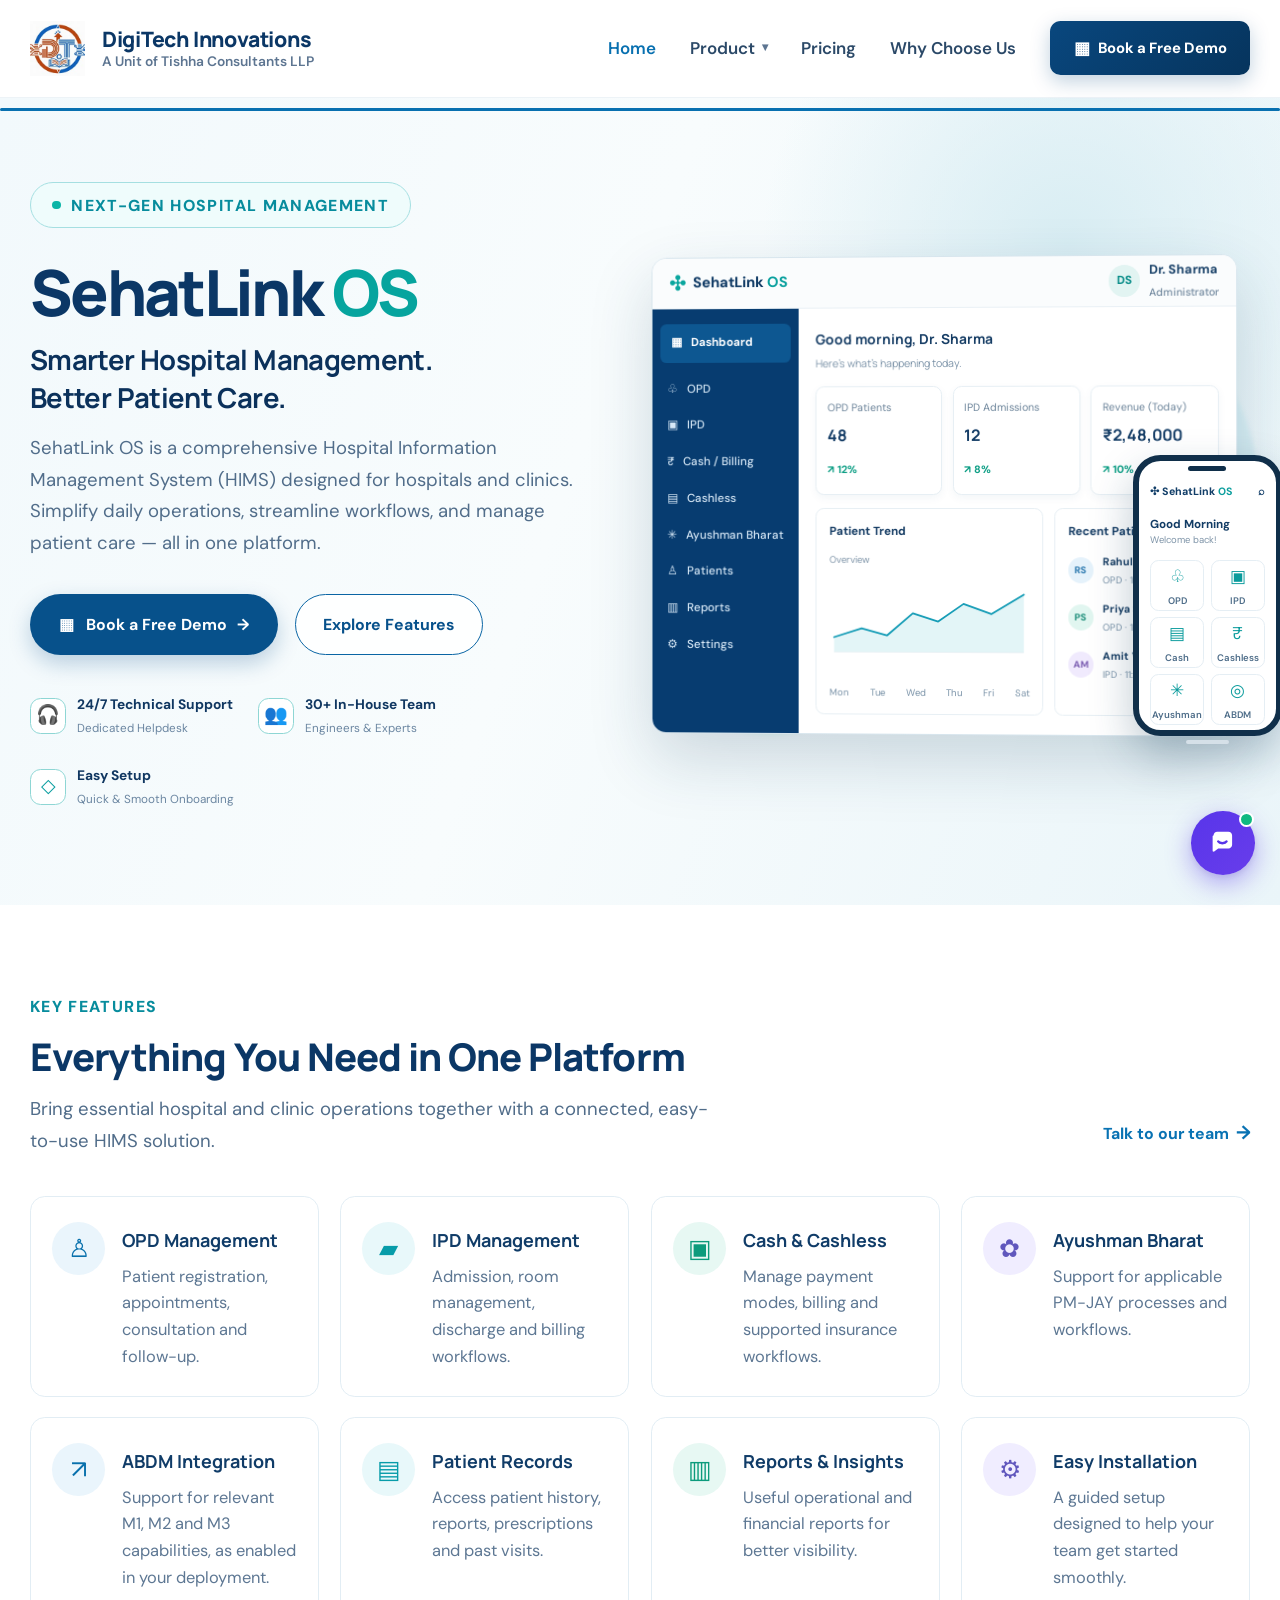
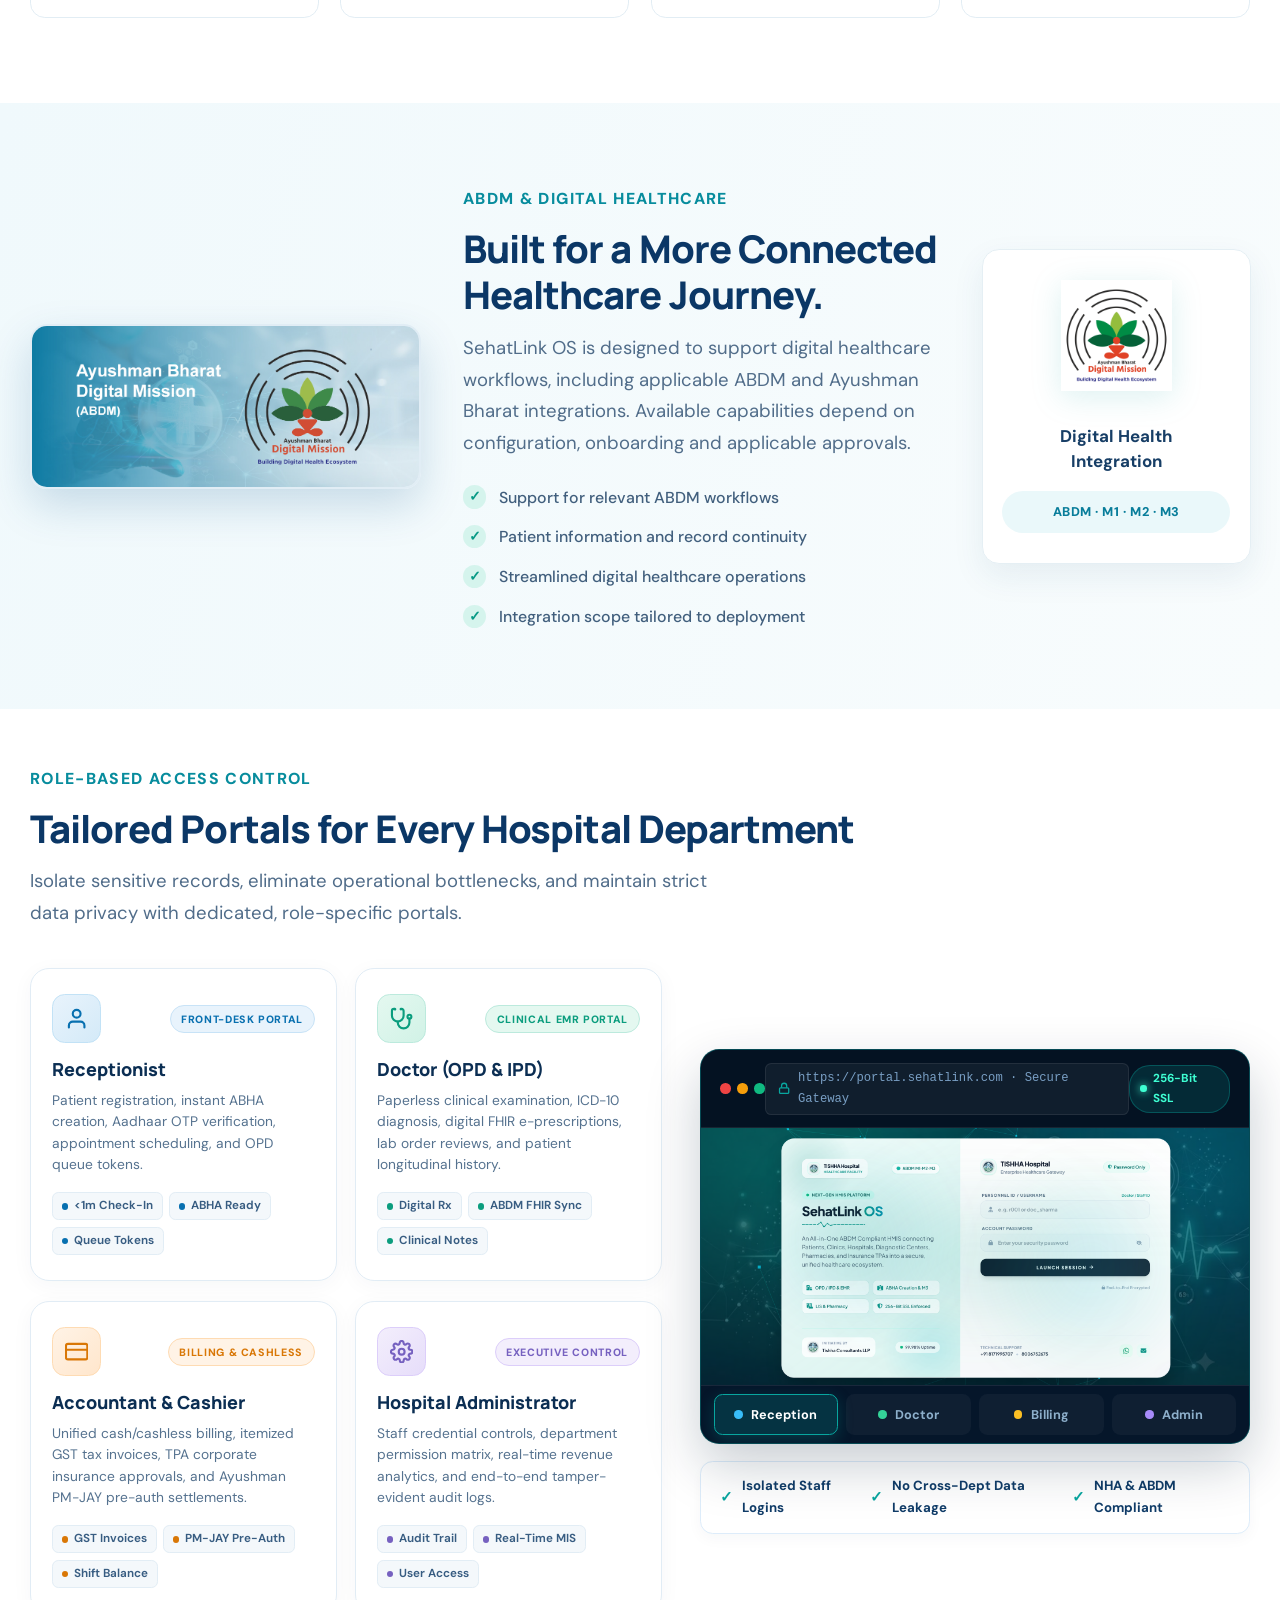
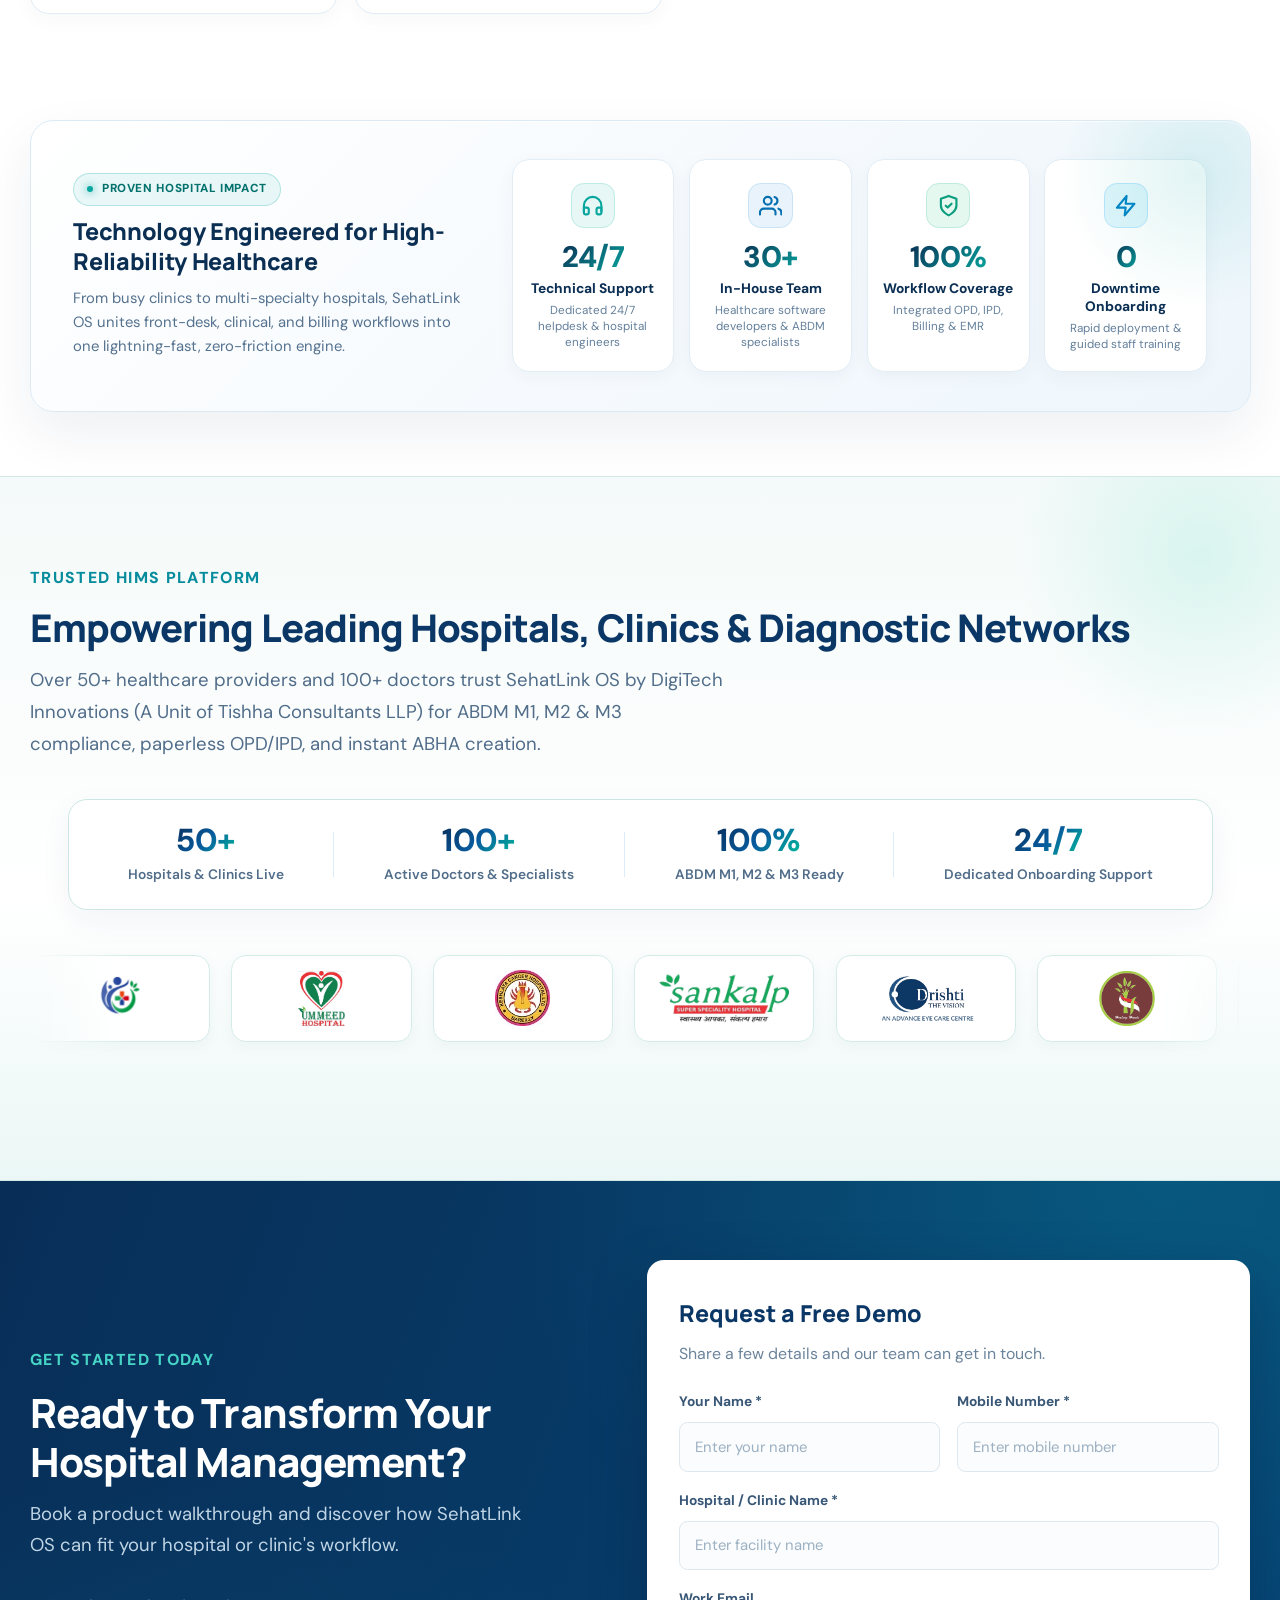
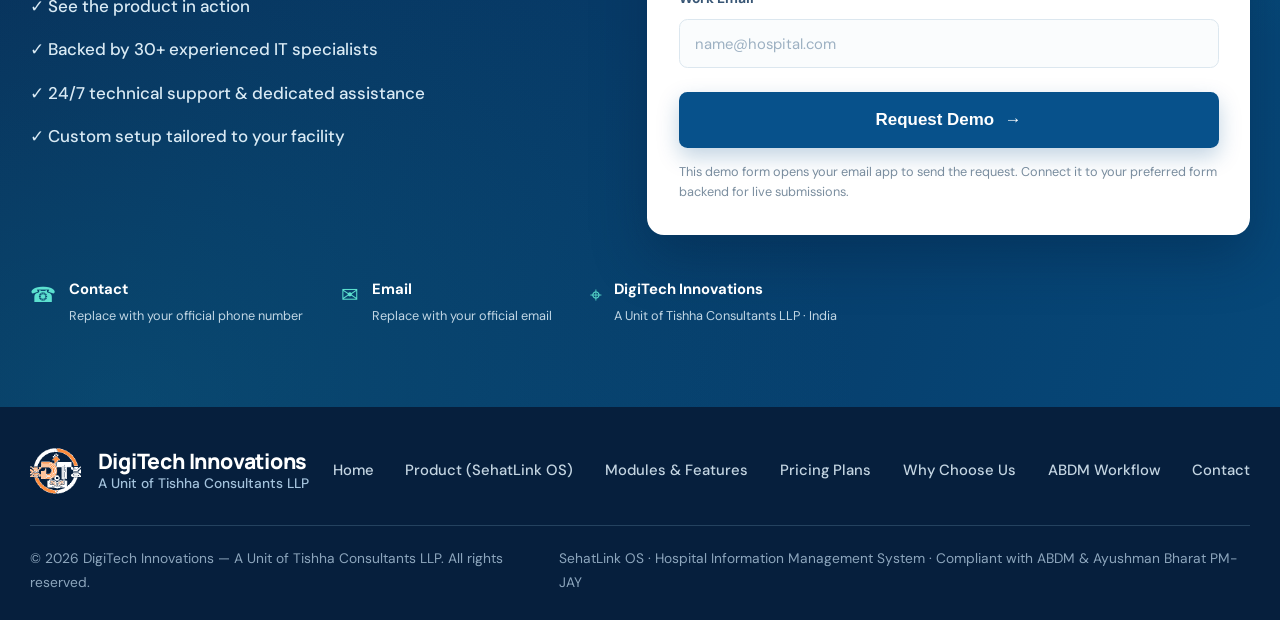
<file: index.html>
<!doctype html>
<html lang="en">

<head>
  <meta charset="UTF-8" />
  <meta name="viewport" content="width=device-width, initial-scale=1.0" />
  <meta name="description"
    content="SehatLink OS by DigiTech Innovations — A Unit of Tishha Consultants LLP — a smarter hospital and clinic management platform." />
  <title>
    SehatLink OS | DigiTech Innovations — A Unit of Tishha Consultants LLP
  </title>
  <link rel="preconnect" href="https://fonts.googleapis.com" />
  <link rel="preconnect" href="https://fonts.gstatic.com" crossorigin />
  <link
    href="https://fonts.googleapis.com/css2?family=DM+Sans:wght@400;500;600;700&family=Manrope:wght@400;500;600;700;800&display=swap"
    rel="stylesheet" />
  <link rel="stylesheet" href="styles.css" />
</head>

<body>
  <!-- Dynamic Header loaded from header.html -->
  <div id="site-header-container"></div>

  <main>
    <section class="hero" id="home">
      <div class="hero-glow"></div>
      <div class="container hero-grid">
        <div class="hero-copy reveal-left">
          <span class="eyebrow"><i></i> Next-Gen Hospital Management</span>
          <h1>SehatLink <em>OS</em></h1>
          <h2>Smarter Hospital Management.<br />Better Patient Care.</h2>
          <p>
            SehatLink OS is a comprehensive Hospital Information Management
            System (HIMS) designed for hospitals and clinics. Simplify daily
            operations, streamline workflows, and manage patient care — all in
            one platform.
          </p>
          <div class="hero-actions">
            <a class="btn btn-primary" href="#contact">▦ &nbsp; Book a Free Demo <span>→</span></a>
            <a class="btn btn-outline" href="#features">Explore Features</a>
          </div>
          <div class="hero-benefits">
            <div class="reveal delay-1">
              <span class="benefit-icon">🎧</span>
              <span><b>24/7 Technical Support</b><small>Dedicated Helpdesk</small></span>
            </div>
            <div class="reveal delay-2">
              <span class="benefit-icon">👥</span>
              <span><b>30+ In-House Team</b><small>Engineers & Experts</small></span>
            </div>
            <div class="reveal delay-3">
              <span class="benefit-icon">◇</span>
              <span><b>Easy Setup</b><small>Quick & Smooth Onboarding</small></span>
            </div>
          </div>
        </div>
        <div class="hero-visual reveal-right" aria-label="Illustration of a hospital management dashboard">
          <div class="soft-orb orb-one"></div>
          <div class="soft-orb orb-two"></div>
          <div class="dashboard">
            <div class="dash-top">
              <div class="mini-brand">
                <span class="mini-mark">✣</span> SehatLink <b>OS</b>
              </div>
              <div class="dash-user">
                <span class="avatar">DS</span><span>Dr. Sharma<br /><small>Administrator</small></span>
              </div>
            </div>
            <div class="dash-body">
              <aside class="dash-sidebar">
                <b>▦ &nbsp; Dashboard</b><span>♧ &nbsp; OPD</span><span>▣ &nbsp; IPD</span><span>₹ &nbsp; Cash /
                  Billing</span><span>▤ &nbsp; Cashless</span><span>✳ &nbsp; Ayushman Bharat</span><span>♙ &nbsp;
                  Patients</span><span>▥ &nbsp; Reports</span><span>⚙ &nbsp; Settings</span>
              </aside>
              <div class="dash-content">
                <h4>
                  Good morning, Dr. Sharma
                  <small>Here's what's happening today.</small>
                </h4>
                <div class="metric-row">
                  <div class="metric">
                    <small>OPD Patients</small><strong>48</strong><em>↗ 12%</em>
                  </div>
                  <div class="metric">
                    <small>IPD Admissions</small><strong>12</strong><em>↗ 8%</em>
                  </div>
                  <div class="metric">
                    <small>Revenue (Today)</small><strong>₹2,48,000</strong><em>↗ 10%</em>
                  </div>
                </div>
                <div class="dash-lower">
                  <div class="chart-card">
                    <b>Patient Trend</b><small>Overview</small><svg viewBox="0 0 340 130" role="img"
                      aria-label="Illustrative patient trend chart">
                      <path d="M8 110 L8 85 L55 70 L98 82 L142 44 L185 58 L228 28 L275 45 L330 12 L330 110Z"
                        fill="rgba(27,170,190,.12)" />
                      <path d="M8 85 L55 70 L98 82 L142 44 L185 58 L228 28 L275 45 L330 12" fill="none" stroke="#159cb6"
                        stroke-width="3" stroke-linecap="round" stroke-linejoin="round" />
                      <path d="M8 110H330" stroke="#dce8ef" />
                    </svg>
                    <div class="days">
                      <span>Mon</span><span>Tue</span><span>Wed</span><span>Thu</span><span>Fri</span><span>Sat</span>
                    </div>
                  </div>
                  <div class="recent-card">
                    <b>Recent Patients</b>
                    <div class="patient">
                      <i>RS</i><span>Rahul Sharma<small>OPD · 10:20 AM</small></span>
                    </div>
                    <div class="patient">
                      <i class="teal">PS</i><span>Priya Singh<small>OPD · 11:05 AM</small></span>
                    </div>
                    <div class="patient">
                      <i class="purple">AM</i><span>Amit Verma<small>IPD · 11:40 AM</small></span>
                    </div>
                  </div>
                </div>
              </div>
            </div>
          </div>
          <div class="phone">
            <div class="phone-head">
              <span>✣ SehatLink <b>OS</b></span><span>⌕</span>
            </div>
            <p>Good Morning<br /><small>Welcome back!</small></p>
            <div class="phone-grid">
              <div>♧<small>OPD</small></div>
              <div>▣<small>IPD</small></div>
              <div>▤<small>Cash</small></div>
              <div>₹<small>Cashless</small></div>
              <div>✳<small>Ayushman</small></div>
              <div>◎<small>ABDM</small></div>
            </div>
            <div class="phone-bottom"></div>
          </div>
        </div>
      </div>
    </section>

    <section class="section features-section" id="features">
      <div class="container">
        <div class="section-heading split-heading reveal">
          <div>
            <span class="section-kicker">KEY FEATURES</span>
            <h2>Everything You Need in One Platform</h2>
            <p>
              Bring essential hospital and clinic operations together with a
              connected, easy-to-use HIMS solution.
            </p>
          </div>
          <a class="text-link" href="#contact">Talk to our team <span>→</span></a>
        </div>
        <div class="feature-grid">
          <article class="feature-card reveal delay-1">
            <span class="feature-icon blue">♙</span>
            <div>
              <h3>OPD Management</h3>
              <p>
                Patient registration, appointments, consultation and
                follow-up.
              </p>
            </div>
          </article>
          <article class="feature-card reveal delay-2">
            <span class="feature-icon cyan">▰</span>
            <div>
              <h3>IPD Management</h3>
              <p>
                Admission, room management, discharge and billing workflows.
              </p>
            </div>
          </article>
          <article class="feature-card reveal delay-3">
            <span class="feature-icon teal">▣</span>
            <div>
              <h3>Cash & Cashless</h3>
              <p>
                Manage payment modes, billing and supported insurance
                workflows.
              </p>
            </div>
          </article>
          <article class="feature-card reveal delay-4">
            <span class="feature-icon violet">✿</span>
            <div>
              <h3>Ayushman Bharat</h3>
              <p>Support for applicable PM-JAY processes and workflows.</p>
            </div>
          </article>
          <article class="feature-card reveal delay-5">
            <span class="feature-icon blue">↗</span>
            <div>
              <h3>ABDM Integration</h3>
              <p>
                Support for relevant M1, M2 and M3 capabilities, as enabled in
                your deployment.
              </p>
            </div>
          </article>
          <article class="feature-card reveal delay-6">
            <span class="feature-icon cyan">▤</span>
            <div>
              <h3>Patient Records</h3>
              <p>
                Access patient history, reports, prescriptions and past
                visits.
              </p>
            </div>
          </article>
          <article class="feature-card reveal delay-7">
            <span class="feature-icon teal">▥</span>
            <div>
              <h3>Reports & Insights</h3>
              <p>
                Useful operational and financial reports for better
                visibility.
              </p>
            </div>
          </article>
          <article class="feature-card reveal delay-8">
            <span class="feature-icon violet">⚙</span>
            <div>
              <h3>Easy Installation</h3>
              <p>
                A guided setup designed to help your team get started
                smoothly.
              </p>
            </div>
          </article>
        </div>
      </div>
    </section>

    <section class="abdm-section" id="why">
      <div class="container abdm-grid">
        <div class="abdm-art reveal-zoom">
          <img src="assets/images/Ayushman-Bharat-Digital-Mission.jpg" alt="Ayushman Bharat Digital Mission (ABDM)"
            class="abdm-feature-img" />
        </div>
        <div class="abdm-copy reveal-right">
          <span class="section-kicker">ABDM & DIGITAL HEALTHCARE</span>
          <h2>Built for a More Connected Healthcare Journey.</h2>
          <p>
            SehatLink OS is designed to support digital healthcare workflows,
            including applicable ABDM and Ayushman Bharat integrations.
            Available capabilities depend on configuration, onboarding and
            applicable approvals.
          </p>
          <ul class="check-list">
            <li>Support for relevant ABDM workflows</li>
            <li>Patient information and record continuity</li>
            <li>Streamlined digital healthcare operations</li>
            <li>Integration scope tailored to deployment</li>
          </ul>
        </div>
        <div class="abdm-stamp reveal-zoom delay-2">
          <img src="assets/images/ayushman_bharat_logo.png" alt="Ayushman Bharat Logo" class="ayushman-logo-img" />
          <b>Digital Health<br />Integration</b>
          <span>ABDM · M1 · M2 · M3</span>
        </div>
      </div>
    </section>

    <section class="section roles-section" id="about">
      <div class="container">
        <div class="section-heading reveal">
          <span class="section-kicker">ROLE-BASED ACCESS CONTROL</span>
          <h2>Tailored Portals for Every Hospital Department</h2>
          <p>
            Isolate sensitive records, eliminate operational bottlenecks, and maintain strict data privacy with
            dedicated, role-specific portals.
          </p>
        </div>
        <div class="roles-layout">
          <div class="role-grid">
            <article class="role-card role-card-receptionist reveal delay-1" data-role="receptionist">
              <div class="role-card-head">
                <div class="role-icon-box blue">
                  <svg width="22" height="22" viewBox="0 0 24 24" fill="none" stroke="currentColor" stroke-width="2.2"
                    stroke-linecap="round" stroke-linejoin="round">
                    <path d="M20 21v-2a4 4 0 0 0-4-4H8a4 4 0 0 0-4 4v2"></path>
                    <circle cx="12" cy="7" r="4"></circle>
                  </svg>
                </div>
                <div class="role-badge-tag blue">FRONT-DESK PORTAL</div>
              </div>
              <h3>Receptionist</h3>
              <p>
                Patient registration, instant ABHA creation, Aadhaar OTP verification, appointment scheduling, and OPD
                queue tokens.
              </p>
              <div class="role-chips-wrap">
                <span class="r-chip"><i class="dot blue"></i> &lt;1m Check-In</span>
                <span class="r-chip"><i class="dot blue"></i> ABHA Ready</span>
                <span class="r-chip"><i class="dot blue"></i> Queue Tokens</span>
              </div>
            </article>

            <article class="role-card role-card-doctor reveal delay-2" data-role="doctor">
              <div class="role-card-head">
                <div class="role-icon-box emerald">
                  <svg width="22" height="22" viewBox="0 0 24 24" fill="none" stroke="currentColor" stroke-width="2.2"
                    stroke-linecap="round" stroke-linejoin="round">
                    <path
                      d="M4.8 2.3A.3.3 0 1 0 5 2H4a2 2 0 0 0-2 2v5a6 6 0 0 0 6 6v0a6 6 0 0 0 6-6V4a2 2 0 0 0-2-2h-1a.2.2 0 1 0 .3.3">
                    </path>
                    <path d="M8 15v1a6 6 0 0 0 6 6v0a6 6 0 0 0 6-6v-4"></path>
                    <circle cx="20" cy="10" r="2"></circle>
                  </svg>
                </div>
                <div class="role-badge-tag emerald">CLINICAL EMR PORTAL</div>
              </div>
              <h3>Doctor (OPD & IPD)</h3>
              <p>
                Paperless clinical examination, ICD-10 diagnosis, digital FHIR e-prescriptions, lab order reviews, and
                patient longitudinal history.
              </p>
              <div class="role-chips-wrap">
                <span class="r-chip"><i class="dot emerald"></i> Digital Rx</span>
                <span class="r-chip"><i class="dot emerald"></i> ABDM FHIR Sync</span>
                <span class="r-chip"><i class="dot emerald"></i> Clinical Notes</span>
              </div>
            </article>

            <article class="role-card role-card-accountant reveal delay-3" data-role="accountant">
              <div class="role-card-head">
                <div class="role-icon-box amber">
                  <svg width="22" height="22" viewBox="0 0 24 24" fill="none" stroke="currentColor" stroke-width="2.2"
                    stroke-linecap="round" stroke-linejoin="round">
                    <rect x="1" y="4" width="22" height="16" rx="2" ry="2"></rect>
                    <line x1="1" y1="10" x2="23" y2="10"></line>
                  </svg>
                </div>
                <div class="role-badge-tag amber">BILLING & CASHLESS</div>
              </div>
              <h3>Accountant & Cashier</h3>
              <p>
                Unified cash/cashless billing, itemized GST tax invoices, TPA corporate insurance approvals, and
                Ayushman PM-JAY pre-auth settlements.
              </p>
              <div class="role-chips-wrap">
                <span class="r-chip"><i class="dot amber"></i> GST Invoices</span>
                <span class="r-chip"><i class="dot amber"></i> PM-JAY Pre-Auth</span>
                <span class="r-chip"><i class="dot amber"></i> Shift Balance</span>
              </div>
            </article>

            <article class="role-card role-card-admin reveal delay-4" data-role="administrator">
              <div class="role-card-head">
                <div class="role-icon-box purple">
                  <svg width="22" height="22" viewBox="0 0 24 24" fill="none" stroke="currentColor" stroke-width="2.2"
                    stroke-linecap="round" stroke-linejoin="round">
                    <circle cx="12" cy="12" r="3"></circle>
                    <path
                      d="M19.4 15a1.65 1.65 0 0 0 .33 1.82l.06.06a2 2 0 0 1 0 2.83 2 2 0 0 1-2.83 0l-.06-.06a1.65 1.65 0 0 0-1.82-.33 1.65 1.65 0 0 0-1 1.51V21a2 2 0 0 1-2 2 2 2 0 0 1-2-2v-.09A1.65 1.65 0 0 0 9 19.4a1.65 1.65 0 0 0-1.82.33l-.06.06a2 2 0 0 1-2.83 0 2 2 0 0 1 0-2.83l.06-.06a1.65 1.65 0 0 0 .33-1.82 1.65 1.65 0 0 0-1.51-1H3a2 2 0 0 1-2-2 2 2 0 0 1 2-2h.09A1.65 1.65 0 0 0 4.6 9a1.65 1.65 0 0 0-.33-1.82l-.06-.06a2 2 0 0 1 0-2.83 2 2 0 0 1 2.83 0l.06.06a1.65 1.65 0 0 0 1.82.33H9a1.65 1.65 0 0 0 1-1.51V3a2 2 0 0 1 2-2 2 2 0 0 1 2 2v.09a1.65 1.65 0 0 0 1 1.51 1.65 1.65 0 0 0 1.82-.33l.06-.06a2 2 0 0 1 2.83 0 2 2 0 0 1 0 2.83l-.06.06a1.65 1.65 0 0 0-.33 1.82V9a1.65 1.65 0 0 0 1.51 1H21a2 2 0 0 1 2 2 2 2 0 0 1-2 2h-.09a1.65 1.65 0 0 0-1.51 1z">
                    </path>
                  </svg>
                </div>
                <div class="role-badge-tag purple">EXECUTIVE CONTROL</div>
              </div>
              <h3>Hospital Administrator</h3>
              <p>
                Staff credential controls, department permission matrix, real-time revenue analytics, and end-to-end
                tamper-evident audit logs.
              </p>
              <div class="role-chips-wrap">
                <span class="r-chip"><i class="dot purple"></i> Audit Trail</span>
                <span class="r-chip"><i class="dot purple"></i> Real-Time MIS</span>
                <span class="r-chip"><i class="dot purple"></i> User Access</span>
              </div>
            </article>
          </div>

          <div class="access-visual reveal-right">
            <div class="portal-frame-window">
              <div class="portal-window-bar">
                <div class="window-dots">
                  <span class="w-dot red"></span>
                  <span class="w-dot yellow"></span>
                  <span class="w-dot green"></span>
                </div>
                <div class="portal-window-title">
                  <svg width="12" height="12" viewBox="0 0 24 24" fill="none" stroke="currentColor" stroke-width="2.5">
                    <rect x="3" y="11" width="18" height="11" rx="2" ry="2"></rect>
                    <path d="M7 11V7a5 5 0 0 1 10 0v4"></path>
                  </svg>
                  <span>https://portal.sehatlink.com · Secure Gateway</span>
                </div>
                <div class="portal-security-badge">
                  <i class="live-dot"></i> 256-Bit SSL
                </div>
              </div>

              <div class="role-portal-card">
                <img src="assets/images/sehatlink_os_tishha_consultants_llp.png"
                  alt="SehatLink OS Role-Based Access Gateway by DigiTech Innovations (A Unit of Tishha Consultants LLP)"
                  class="role-portal-img" />
              </div>

              <div class="portal-role-selector">
                <div class="p-role-tab active" data-role="receptionist">
                  <span class="p-dot blue"></span> Reception
                </div>
                <div class="p-role-tab" data-role="doctor">
                  <span class="p-dot emerald"></span> Doctor
                </div>
                <div class="p-role-tab" data-role="accountant">
                  <span class="p-dot amber"></span> Billing
                </div>
                <div class="p-role-tab" data-role="administrator">
                  <span class="p-dot purple"></span> Admin
                </div>
              </div>
            </div>

            <div class="portal-guarantee-strip">
              <div class="g-item"><span class="check-mark">✓</span> Isolated Staff Logins</div>
              <div class="g-item"><span class="check-mark">✓</span> No Cross-Dept Data Leakage</div>
              <div class="g-item"><span class="check-mark">✓</span> NHA & ABDM Compliant</div>
            </div>
          </div>
        </div>
      </div>
    </section>

    <!-- Trust & Performance Metrics Banner -->
    <section class="trust-section">
      <div class="container trust-inner reveal-zoom">
        <div class="trust-copy">
          <span class="trust-pill"><i class="pulse-emerald"></i> PROVEN HOSPITAL IMPACT</span>
          <h3>Technology Engineered for High-Reliability Healthcare</h3>
          <p>
            From busy clinics to multi-specialty hospitals, SehatLink OS unites
            front-desk, clinical, and billing workflows into one lightning-fast, zero-friction engine.
          </p>
        </div>
        <div class="trust-stats-grid">
          <div class="trust-stat-card">
            <div class="stat-icon-wrap teal">
              <svg width="22" height="22" viewBox="0 0 24 24" fill="none" stroke="currentColor" stroke-width="2.2"
                stroke-linecap="round" stroke-linejoin="round">
                <path d="M3 18v-6a9 9 0 0 1 18 0v6"></path>
                <path
                  d="M21 19a2 2 0 0 1-2 2h-1a2 2 0 0 1-2-2v-3a2 2 0 0 1 2-2h3zM3 19a2 2 0 0 0 2 2h1a2 2 0 0 0 2-2v-3a2 2 0 0 0-2-2H3z">
                </path>
              </svg>
            </div>
            <div class="stat-num-val">24/7</div>
            <b>Technical Support</b>
            <small>Dedicated 24/7 helpdesk & hospital engineers</small>
          </div>
          <div class="trust-stat-card">
            <div class="stat-icon-wrap blue">
              <svg width="22" height="22" viewBox="0 0 24 24" fill="none" stroke="currentColor" stroke-width="2.2"
                stroke-linecap="round" stroke-linejoin="round">
                <path d="M17 21v-2a4 4 0 0 0-4-4H5a4 4 0 0 0-4 4v2"></path>
                <circle cx="9" cy="7" r="4"></circle>
                <path d="M23 21v-2a4 4 0 0 0-3-3.87"></path>
                <path d="M16 3.13a4 4 0 0 1 0 7.75"></path>
              </svg>
            </div>
            <div class="stat-num-val">30+</div>
            <b>In-House Team</b>
            <small>Healthcare software developers & ABDM specialists</small>
          </div>
          <div class="trust-stat-card">
            <div class="stat-icon-wrap emerald">
              <svg width="22" height="22" viewBox="0 0 24 24" fill="none" stroke="currentColor" stroke-width="2.2"
                stroke-linecap="round" stroke-linejoin="round">
                <path d="M12 22s8-4 8-10V5l-8-3-8 3v7c0 6 8 10 8 10z"></path>
                <polyline points="9 12 11 14 15 10"></polyline>
              </svg>
            </div>
            <div class="stat-num-val">100%</div>
            <b>Workflow Coverage</b>
            <small>Integrated OPD, IPD, Billing & EMR</small>
          </div>
          <div class="trust-stat-card">
            <div class="stat-icon-wrap cyan">
              <svg width="22" height="22" viewBox="0 0 24 24" fill="none" stroke="currentColor" stroke-width="2.2"
                stroke-linecap="round" stroke-linejoin="round">
                <polygon points="13 2 3 14 12 14 11 22 21 10 12 10 13 2"></polygon>
              </svg>
            </div>
            <div class="stat-num-val">0</div>
            <b>Downtime Onboarding</b>
            <small>Rapid deployment & guided staff training</small>
          </div>
        </div>
      </div>
    </section>

    <!-- Client Hospitals & Healthcare Partners Section -->
    <section class="section clients-section" id="clients">
      <div class="container">
        <div class="section-heading text-center reveal">
          <span class="section-kicker">TRUSTED HIMS PLATFORM</span>
          <h2>Empowering Leading Hospitals, Clinics & Diagnostic Networks</h2>
          <p>
            Over 50+ healthcare providers and 100+ doctors trust SehatLink OS
            by DigiTech Innovations (A Unit of Tishha Consultants LLP) for
            ABDM M1, M2 & M3 compliance, paperless OPD/IPD, and instant ABHA
            creation.
          </p>
        </div>

        <!-- Client Impact Stats Strip -->
        <div class="client-stats-strip reveal">
          <div class="client-stat-item">
            <span class="c-stat-number">50+</span>
            <span class="c-stat-label">Hospitals & Clinics Live</span>
          </div>
          <div class="client-stat-divider"></div>
          <div class="client-stat-item">
            <span class="c-stat-number">100+</span>
            <span class="c-stat-label">Active Doctors & Specialists</span>
          </div>
          <div class="client-stat-divider"></div>
          <div class="client-stat-item">
            <span class="c-stat-number">100%</span>
            <span class="c-stat-label">ABDM M1, M2 & M3 Ready</span>
          </div>
          <div class="client-stat-divider"></div>
          <div class="client-stat-item">
            <span class="c-stat-number">24/7</span>
            <span class="c-stat-label">Dedicated Onboarding Support</span>
          </div>
        </div>

        <!-- Infinite Scrolling Logo Marquee Banner -->
        <div class="client-marquee-container reveal">
          <div class="client-marquee-track">
            <!-- Set 1 -->
            <div class="client-marquee-item"><img src="assets/clients/pragati-neolife-logo.webp"
                alt="Pragati Neolife Hospital" loading="lazy" /></div>
            <div class="client-marquee-item"><img
                src="assets/clients/ummeed-hospital-and-critical-care-bareilly-usplueezeg.jpg" alt="Ummeed Hospital"
                loading="lazy" /></div>
            <div class="client-marquee-item"><img src="assets/clients/ksn-3.webp" alt="KSN Healthcare" loading="lazy" />
            </div>
            <div class="client-marquee-item"><img src="assets/clients/logo.webp" alt="Healthcare Partner Clinic"
                loading="lazy" /></div>
            <div class="client-marquee-item"><img src="assets/clients/main_logo.png" alt="Multispeciality Hospital"
                loading="lazy" /></div>
            <div class="client-marquee-item"><img src="assets/clients/main_logo_1.png" alt="Medical Care"
                loading="lazy" /></div>
            <div class="client-marquee-item"><img src="assets/clients/main_logo_1 (3).png" alt="CarePlus Speciality"
                loading="lazy" /></div>
            <div class="client-marquee-item"><img src="assets/clients/main_logo_1 (7).png" alt="PrimeCare Hospital"
                loading="lazy" /></div>
            <div class="client-marquee-item"><img src="assets/clients/WhatsApp Image 2026-09-21 at 2.08.11 PM.jpeg"
                alt="Healing Hands Hospital" loading="lazy" /></div>
            <div class="client-marquee-item"><img src="assets/clients/WhatsApp Image 2026-09-22 at 10.12.39 AM.jpeg"
                alt="Aarogya Clinic" loading="lazy" /></div>
            <div class="client-marquee-item"><img src="assets/clients/WhatsApp Image 2026-09-22 at 10.12.46 AM.jpeg"
                alt="Avadh Hospital" loading="lazy" /></div>
            <div class="client-marquee-item"><img src="assets/clients/WhatsApp Image 2026-09-22 at 10.12.48 AM.jpeg"
                alt="Galaxy Care Hospital" loading="lazy" /></div>
            <div class="client-marquee-item"><img src="assets/clients/WhatsApp Image 2026-09-22 at 10.12.50 AM.jpeg"
                alt="Shanti Wellness" loading="lazy" /></div>
            <div class="client-marquee-item"><img src="assets/clients/WhatsApp Image 2026-09-22 at 11.40.55 AM.jpeg"
                alt="MedCity Hospital" loading="lazy" /></div>
            <div class="client-marquee-item"><img src="assets/clients/WhatsApp Image 2026-09-22 at 11.53.19 AM.jpeg"
                alt="Star General Hospital" loading="lazy" /></div>
            <div class="client-marquee-item"><img
                src="assets/clients/505091470_122098833626903058_5544643595197008678_n.jpg" alt="Chaitanya Hospital"
                loading="lazy" /></div>
            <!-- Set 2 (Seamless loop) -->
            <div class="client-marquee-item"><img src="assets/clients/pragati-neolife-logo.webp"
                alt="Pragati Neolife Hospital" loading="lazy" /></div>
            <div class="client-marquee-item"><img
                src="assets/clients/ummeed-hospital-and-critical-care-bareilly-usplueezeg.jpg" alt="Ummeed Hospital"
                loading="lazy" /></div>
            <div class="client-marquee-item"><img src="assets/clients/ksn-3.webp" alt="KSN Healthcare" loading="lazy" />
            </div>
            <div class="client-marquee-item"><img src="assets/clients/logo.webp" alt="Healthcare Partner Clinic"
                loading="lazy" /></div>
            <div class="client-marquee-item"><img src="assets/clients/main_logo.png" alt="Multispeciality Hospital"
                loading="lazy" /></div>
            <div class="client-marquee-item"><img src="assets/clients/main_logo_1.png" alt="Medical Care"
                loading="lazy" /></div>
            <div class="client-marquee-item"><img src="assets/clients/main_logo_1 (3).png" alt="CarePlus Speciality"
                loading="lazy" /></div>
            <div class="client-marquee-item"><img src="assets/clients/main_logo_1 (7).png" alt="PrimeCare Hospital"
                loading="lazy" /></div>
            <div class="client-marquee-item"><img src="assets/clients/WhatsApp Image 2026-09-21 at 2.08.11 PM.jpeg"
                alt="Healing Hands Hospital" loading="lazy" /></div>
            <div class="client-marquee-item"><img src="assets/clients/WhatsApp Image 2026-09-22 at 10.12.39 AM.jpeg"
                alt="Aarogya Clinic" loading="lazy" /></div>
            <div class="client-marquee-item"><img src="assets/clients/WhatsApp Image 2026-09-22 at 10.12.46 AM.jpeg"
                alt="Avadh Hospital" loading="lazy" /></div>
            <div class="client-marquee-item"><img src="assets/clients/WhatsApp Image 2026-09-22 at 10.12.48 AM.jpeg"
                alt="Galaxy Care Hospital" loading="lazy" /></div>
            <div class="client-marquee-item"><img src="assets/clients/WhatsApp Image 2026-09-22 at 10.12.50 AM.jpeg"
                alt="Shanti Wellness" loading="lazy" /></div>
            <div class="client-marquee-item"><img src="assets/clients/WhatsApp Image 2026-09-22 at 11.40.55 AM.jpeg"
                alt="MedCity Hospital" loading="lazy" /></div>
            <div class="client-marquee-item"><img src="assets/clients/WhatsApp Image 2026-09-22 at 11.53.19 AM.jpeg"
                alt="Star General Hospital" loading="lazy" /></div>
            <div class="client-marquee-item"><img
                src="assets/clients/505091470_122098833626903058_5544643595197008678_n.jpg" alt="Chaitanya Hospital"
                loading="lazy" /></div>
          </div>
        </div>

      </div>
    </section>

    <section class="contact-section" id="contact">
      <div class="container contact-grid">
        <div class="contact-copy reveal-left">
          <span class="section-kicker">GET STARTED TODAY</span>
          <h2>Ready to Transform Your Hospital Management?</h2>
          <p>
            Book a product walkthrough and discover how SehatLink OS can fit
            your hospital or clinic's workflow.
          </p>
          <div class="contact-points">
            <span>✓ See the product in action</span>
            <span>✓ Backed by 30+ experienced IT specialists</span>
            <span>✓ 24/7 technical support & dedicated assistance</span>
            <span>✓ Custom setup tailored to your facility</span>
          </div>
        </div>
        <form class="demo-form reveal-right" id="demoForm">
          <h3>Request a Free Demo</h3>
          <p>Share a few details and our team can get in touch.</p>
          <div class="form-row">
            <div class="field">
              <label for="name">Your Name *</label><input id="name" name="name" required
                placeholder="Enter your name" />
            </div>
            <div class="field">
              <label for="phone">Mobile Number *</label><input id="phone" name="phone" required type="tel"
                pattern="[0-9+\-\s()]{8,}" placeholder="Enter mobile number" />
            </div>
          </div>
          <div class="field">
            <label for="facility">Hospital / Clinic Name *</label><input id="facility" name="facility" required
              placeholder="Enter facility name" />
          </div>
          <div class="field">
            <label for="email">Work Email</label><input id="email" name="email" type="email"
              placeholder="name@hospital.com" />
          </div>
          <button class="btn btn-primary form-submit" type="submit">
            Request Demo <span>→</span>
          </button>
          <small class="form-note" id="formNote">This demo form opens your email app to send the request. Connect
            it to your preferred form backend for live submissions.</small>
        </form>
        <div class="contact-details reveal delay-2">
          <div>
            ☎
            <span><b>Contact</b><small>Replace with your official phone number</small></span>
          </div>
          <div>
            ✉
            <span><b>Email</b><small>Replace with your official email</small></span>
          </div>
          <div>
            ⌖
            <span><b>DigiTech Innovations</b><small>A Unit of Tishha Consultants LLP · India</small></span>
          </div>
        </div>
      </div>
    </section>
  </main>
  <!-- Dynamic Footer loaded from footer.html -->
  <div id="site-footer-container"></div>
  <script src="script.js"></script>
</body>

</html>
</file>
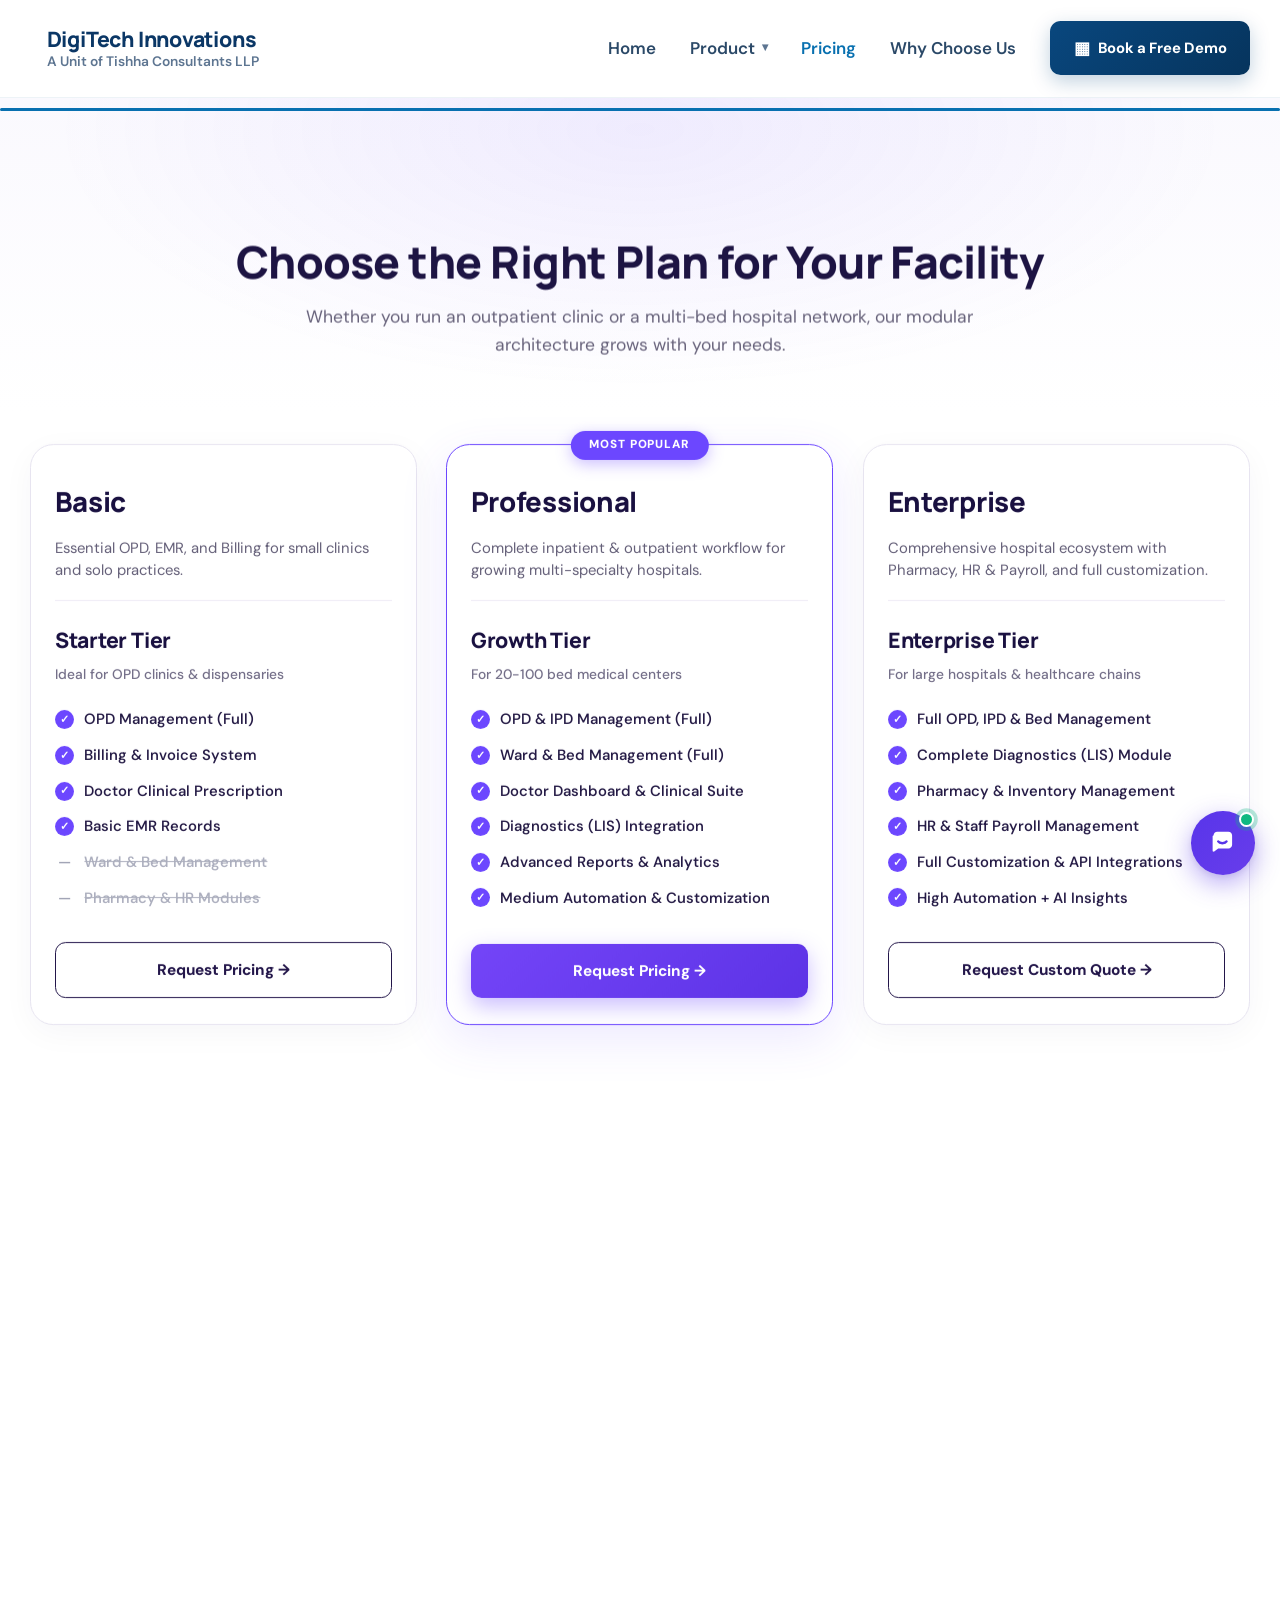
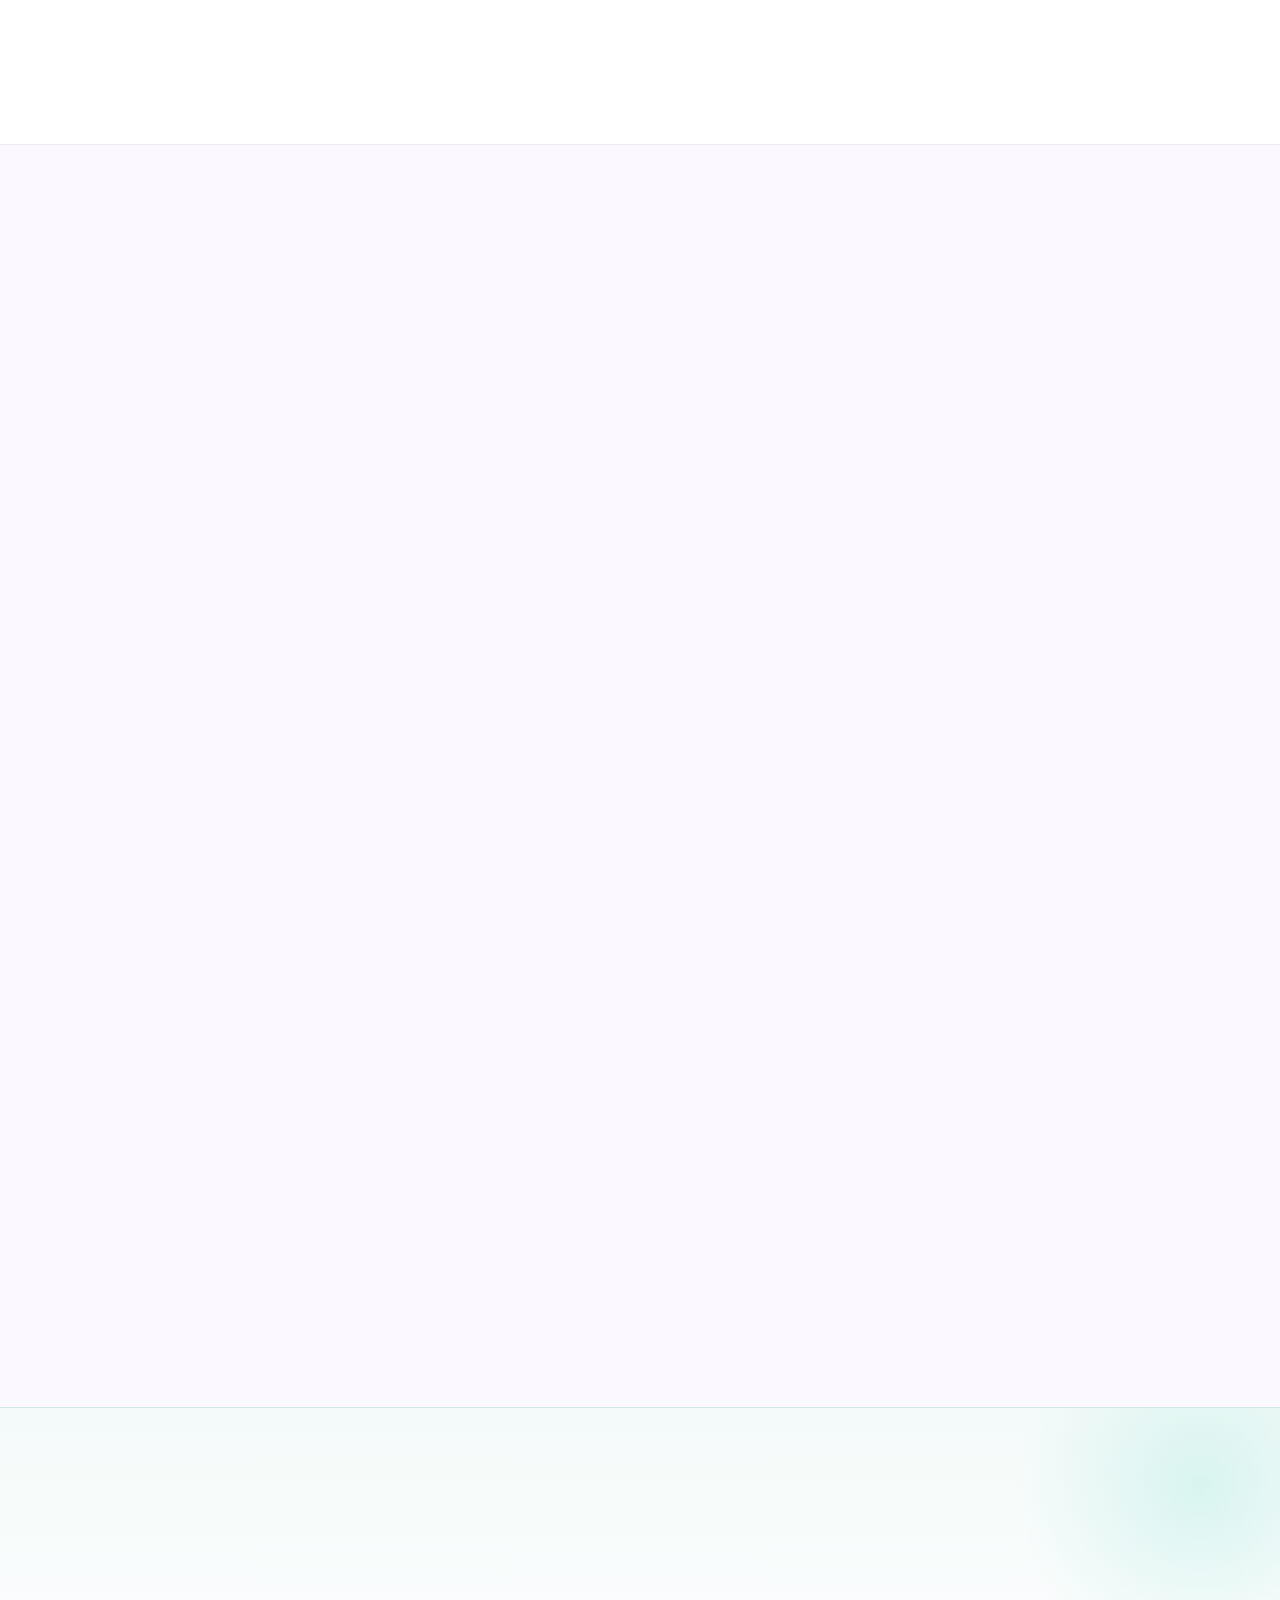
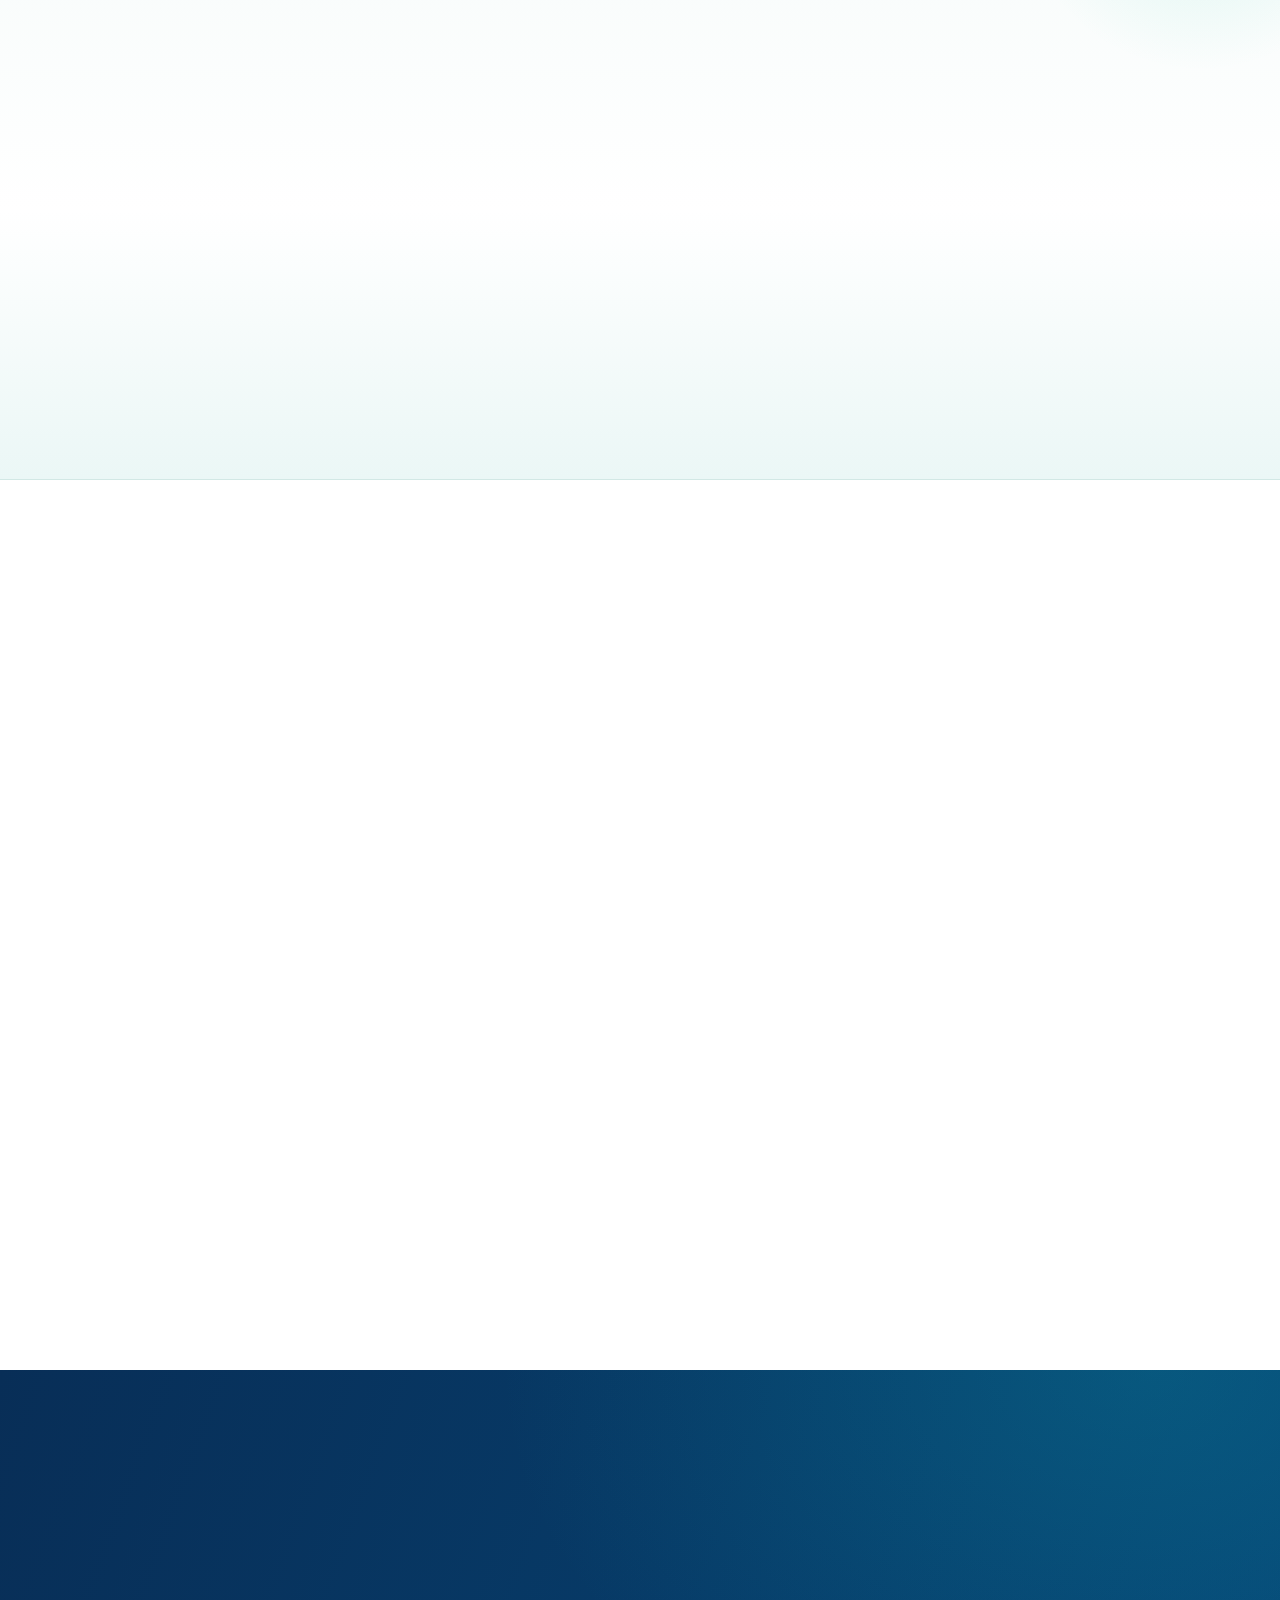
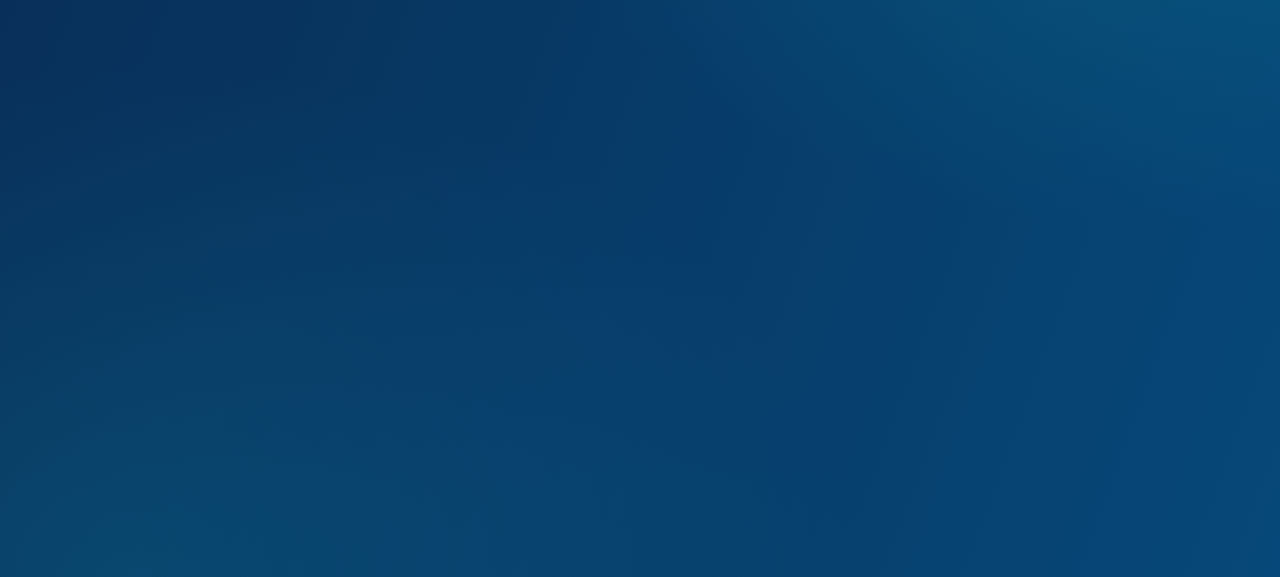
<file: price.html>
<!doctype html>
<html lang="en">
  <head>
    <meta charset="UTF-8" />
    <meta http-equiv="refresh" content="0; url=pricing.html" />
    <title>Redirecting to SehatLink OS Pricing...</title>
    <link rel="canonical" href="pricing.html" />
  </head>
  <body>
    <p>Redirecting to <a href="pricing.html">SehatLink OS Pricing Plans</a>...</p>
  </body>
</html>
</file>
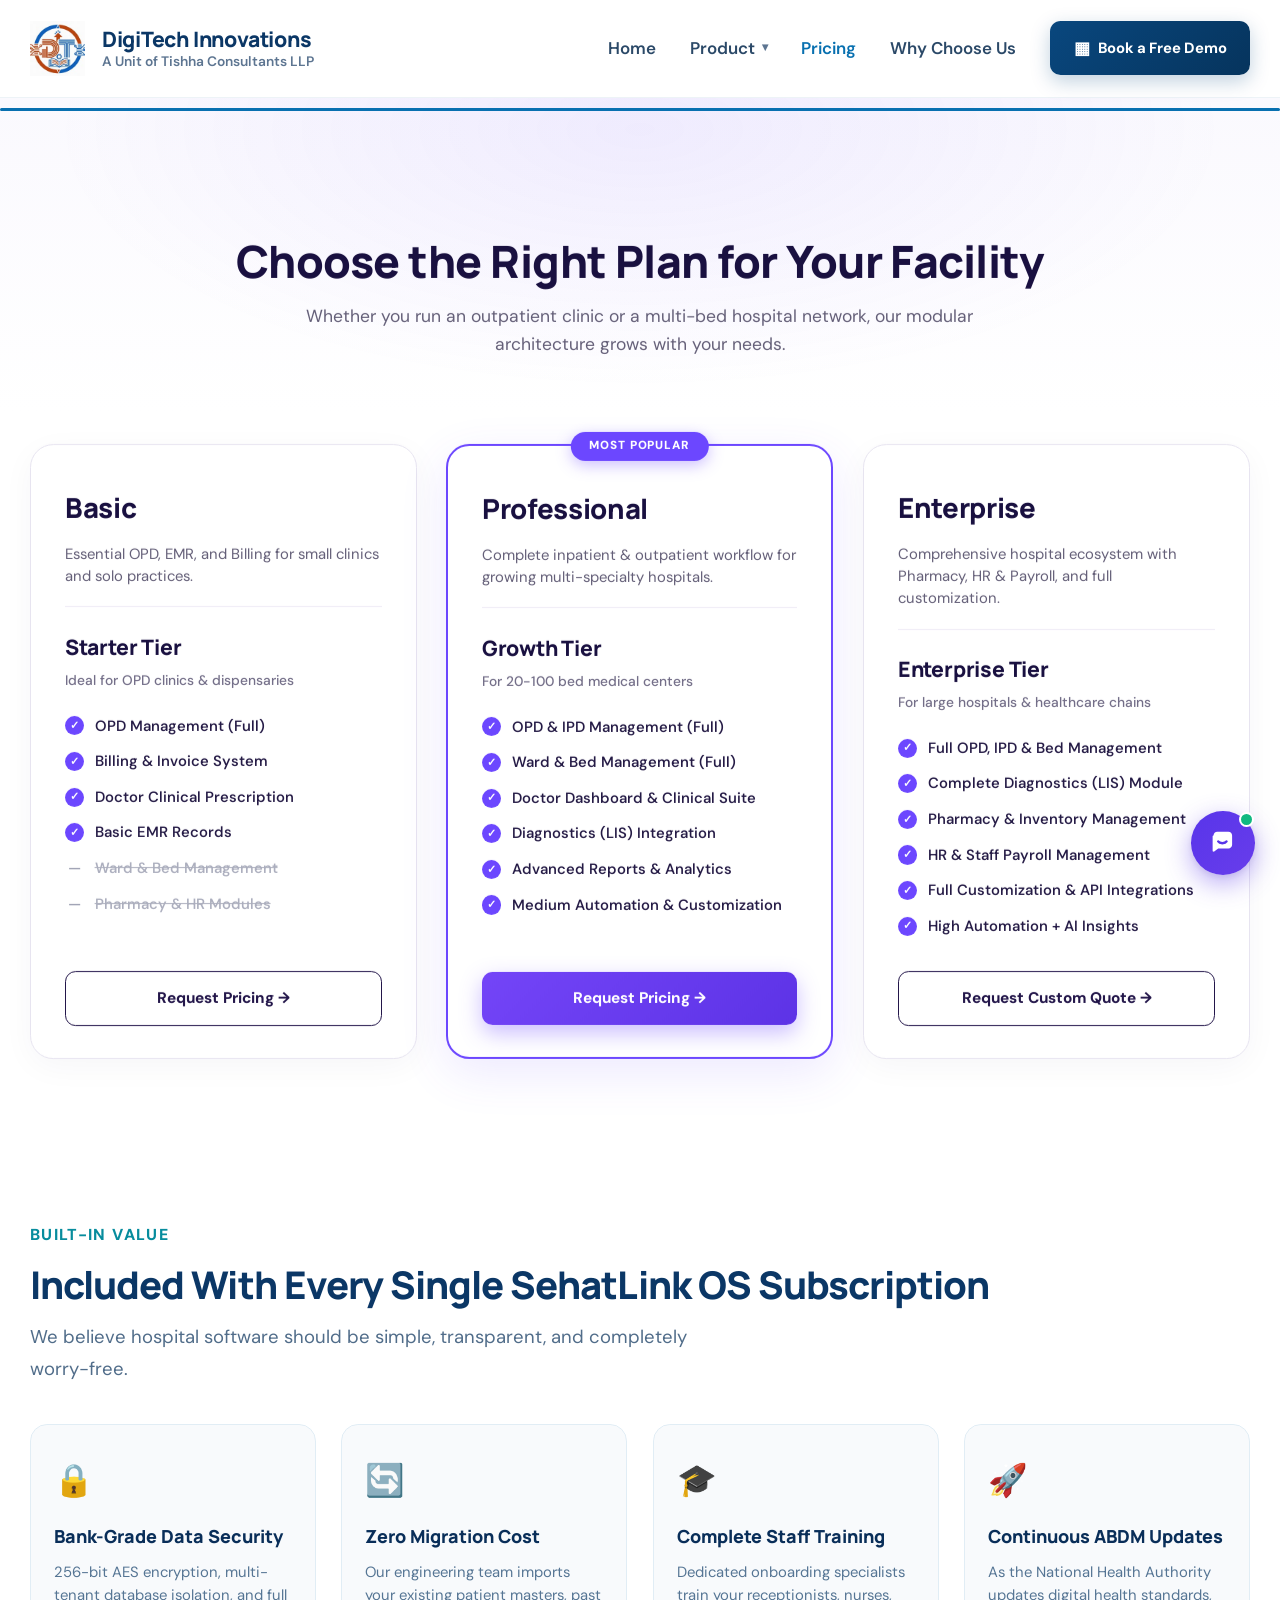
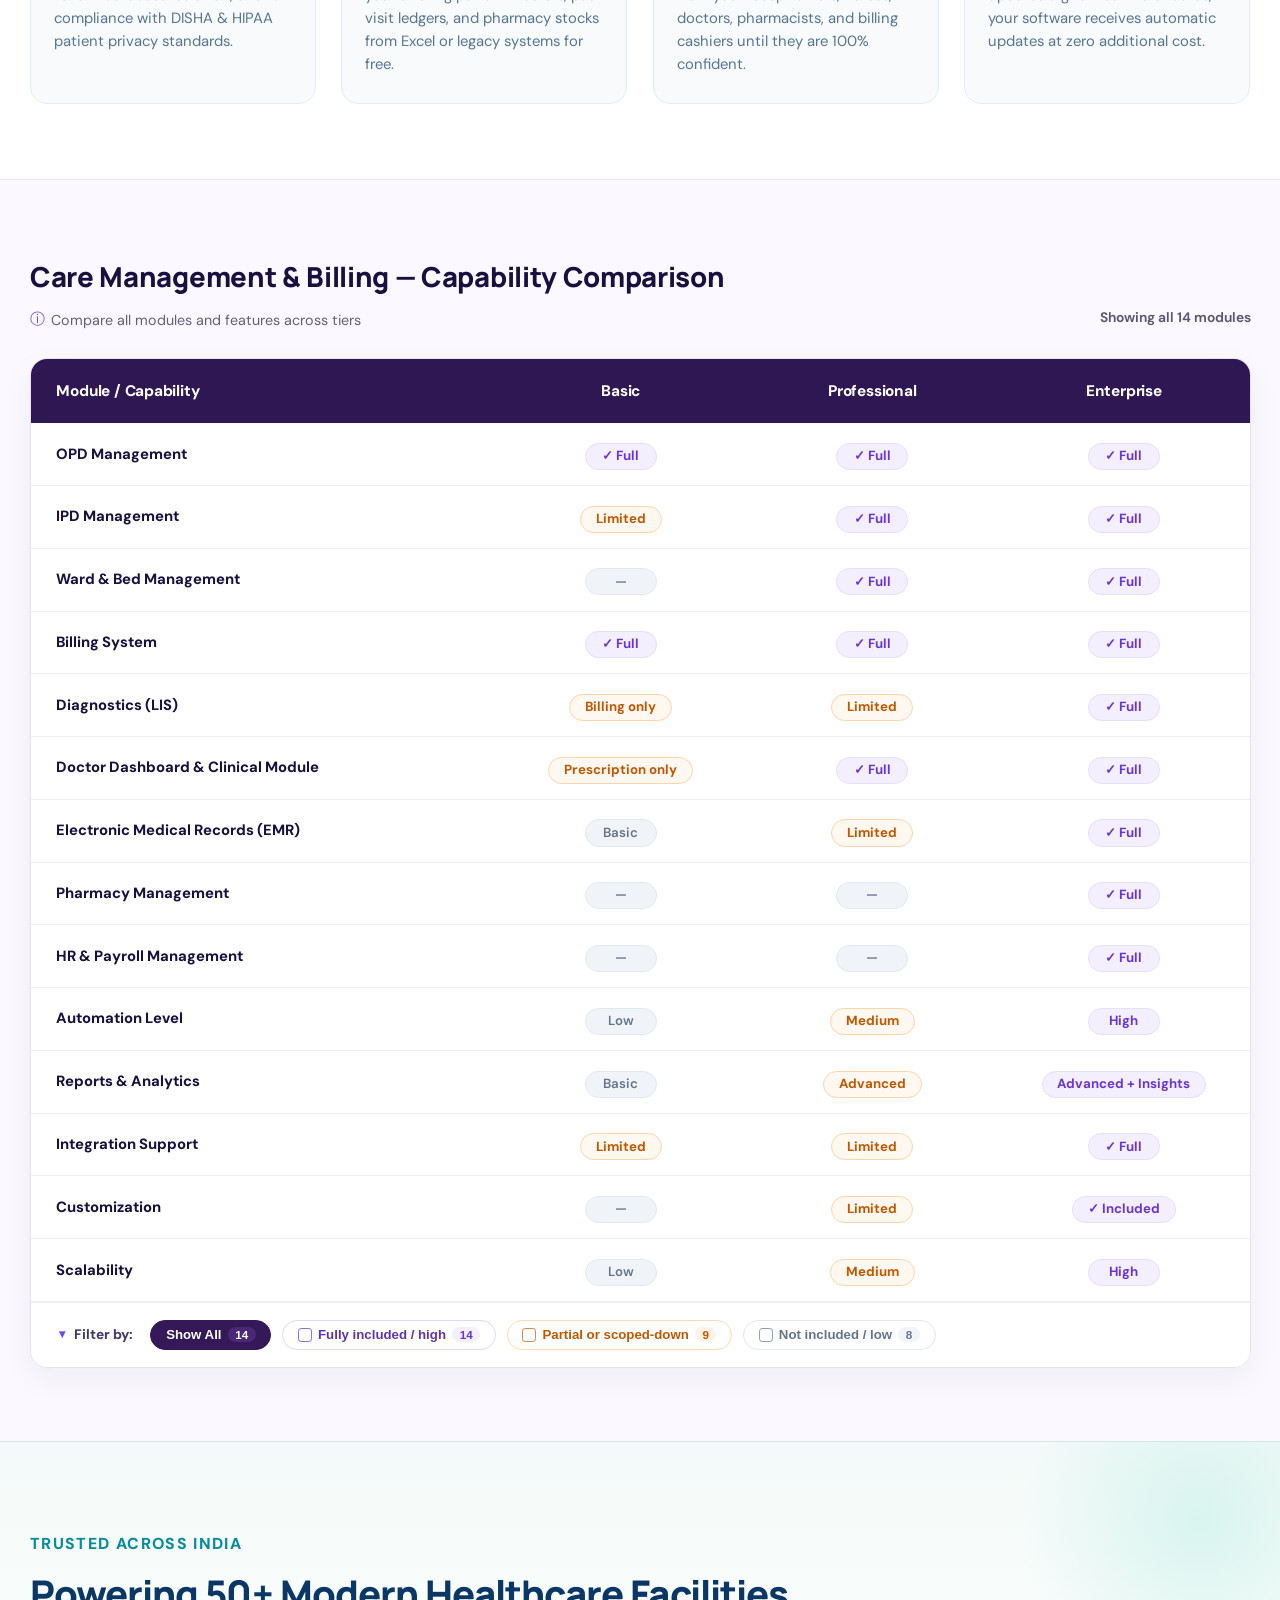
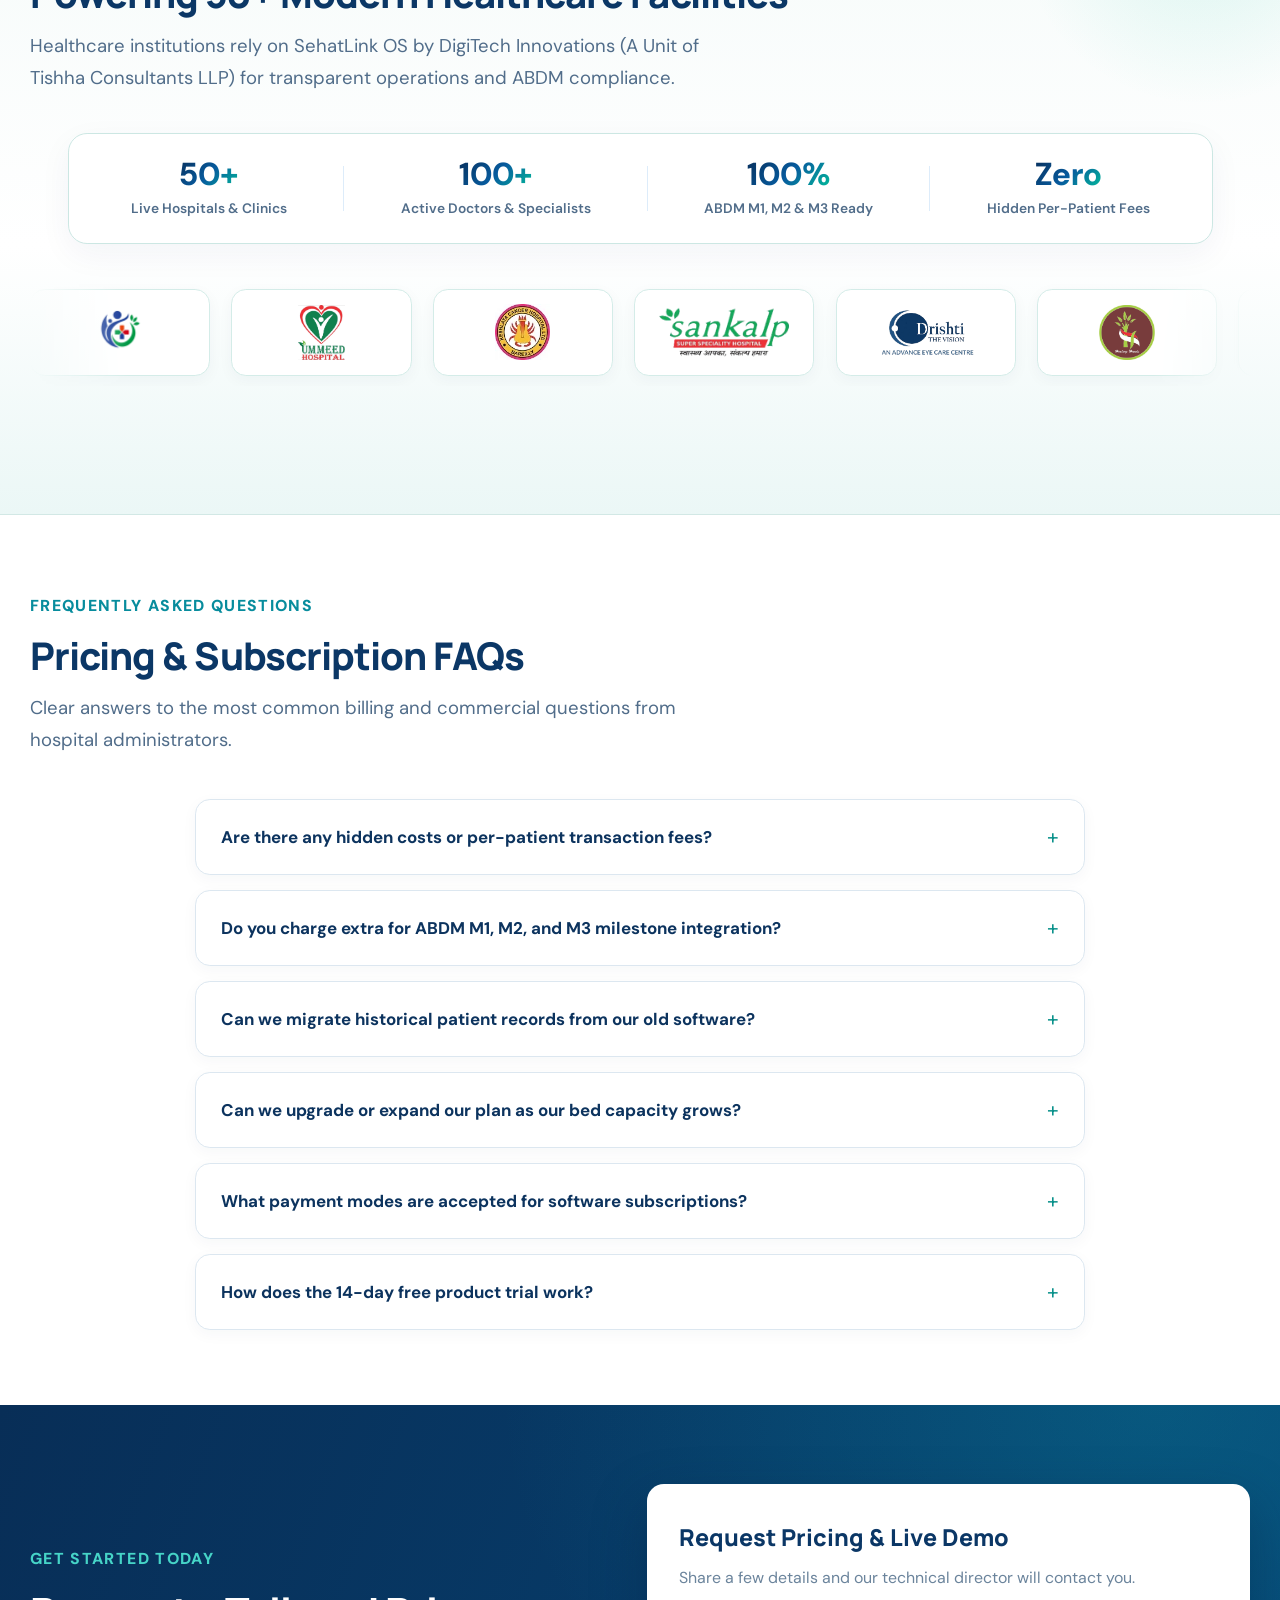
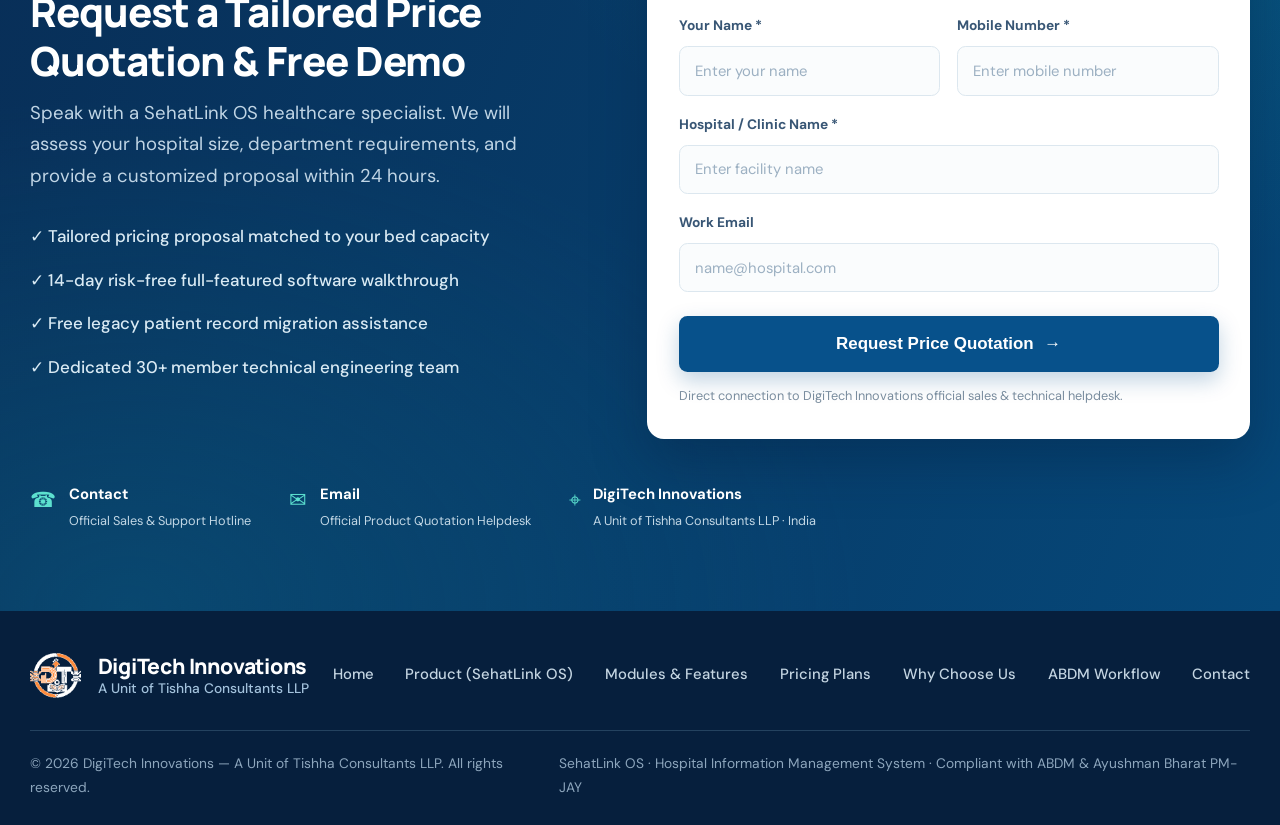
<file: pricing.html>
<!doctype html>
<html lang="en">

<head>
  <meta charset="UTF-8" />
  <meta name="viewport" content="width=device-width, initial-scale=1.0" />
  <title>
    Pricing Plans & Packages — SehatLink OS | DigiTech Innovations
  </title>
  <meta name="description"
    content="Transparent, affordable pricing plans for SehatLink OS Hospital Management Software (HIMS). Compare Clinic Starter, Multi-Specialty Hospital, and Enterprise Chain editions with 100% ABDM compliance and zero hidden fees." />
  <meta name="keywords"
    content="Hospital Management Software Price, HIMS Pricing India, SehatLink OS Cost, Clinic Software Plans, ABDM Software Price, Hospital EMR Cost, DigiTech Innovations, Tishha Consultants LLP" />

  <link rel="preconnect" href="https://fonts.googleapis.com" />
  <link rel="preconnect" href="https://fonts.gstatic.com" crossorigin />
  <link
    href="https://fonts.googleapis.com/css2?family=DM+Sans:wght@400;500;600;700&family=Manrope:wght@400;500;600;700;800;900&display=swap"
    rel="stylesheet" />
  <link rel="stylesheet" href="styles.css" />
</head>

<body>
  <!-- Dynamic Header loaded from header.html -->
  <div id="site-header-container"></div>

  <main>
    <!-- Pricing Hero Section -->
    <section class="pricing-hero">
      <div class="hero-glow"></div>
      <div class="container">
        <div class="pricing-hero-copy reveal text-center">
          <h1>Choose the Right Plan for Your Facility</h1>
          <p>
            Whether you run an outpatient clinic or a multi-bed hospital network, our modular architecture grows with
            your needs.
          </p>
        </div>
      </div>
    </section>

    <!-- 3 Core Pricing Tiers -->
    <section class="pricing-section">
      <div class="container">
        <div class="pricing-plans-grid">
          <!-- Plan 1: Basic (Starter Tier) -->
          <div class="pricing-card reveal delay-1">
            <div class="p-card-inner">
              <div class="p-tier-top">
                <h3 class="p-tier-title">Basic</h3>
                <p class="p-tier-subtitle">
                  Essential OPD, EMR, and Billing for small clinics and solo practices.
                </p>
                <div class="p-tier-divider"></div>
                <h4 class="p-subtier-title">Starter Tier</h4>
                <p class="p-subtier-desc">Ideal for OPD clinics & dispensaries</p>
              </div>

              <ul class="p-features-list">
                <li class="p-feat-item">
                  <span class="p-check-badge">✓</span>
                  <span>OPD Management (Full)</span>
                </li>
                <li class="p-feat-item">
                  <span class="p-check-badge">✓</span>
                  <span>Billing & Invoice System</span>
                </li>
                <li class="p-feat-item">
                  <span class="p-check-badge">✓</span>
                  <span>Doctor Clinical Prescription</span>
                </li>
                <li class="p-feat-item">
                  <span class="p-check-badge">✓</span>
                  <span>Basic EMR Records</span>
                </li>
                <li class="p-feat-item excluded">
                  <span class="p-dash-badge">—</span>
                  <span class="p-strikethrough">Ward & Bed Management</span>
                </li>
                <li class="p-feat-item excluded">
                  <span class="p-dash-badge">—</span>
                  <span class="p-strikethrough">Pharmacy & HR Modules</span>
                </li>
              </ul>
            </div>

            <a href="#contact" class="p-card-btn btn-outline">
              Request Pricing →
            </a>
          </div>

          <!-- Plan 2: Professional (Growth Tier - Most Popular) -->
          <div class="pricing-card featured-popular reveal delay-2">
            <span class="pricing-floating-badge">MOST POPULAR</span>
            <div class="p-card-inner">
              <div class="p-tier-top">
                <h3 class="p-tier-title">Professional</h3>
                <p class="p-tier-subtitle">
                  Complete inpatient & outpatient workflow for growing multi-specialty hospitals.
                </p>
                <div class="p-tier-divider"></div>
                <h4 class="p-subtier-title">Growth Tier</h4>
                <p class="p-subtier-desc">For 20-100 bed medical centers</p>
              </div>

              <ul class="p-features-list">
                <li class="p-feat-item">
                  <span class="p-check-badge">✓</span>
                  <span>OPD & IPD Management (Full)</span>
                </li>
                <li class="p-feat-item">
                  <span class="p-check-badge">✓</span>
                  <span>Ward & Bed Management (Full)</span>
                </li>
                <li class="p-feat-item">
                  <span class="p-check-badge">✓</span>
                  <span>Doctor Dashboard & Clinical Suite</span>
                </li>
                <li class="p-feat-item">
                  <span class="p-check-badge">✓</span>
                  <span>Diagnostics (LIS) Integration</span>
                </li>
                <li class="p-feat-item">
                  <span class="p-check-badge">✓</span>
                  <span>Advanced Reports & Analytics</span>
                </li>
                <li class="p-feat-item">
                  <span class="p-check-badge">✓</span>
                  <span>Medium Automation & Customization</span>
                </li>
              </ul>
            </div>

            <a href="#contact" class="p-card-btn btn-solid-purple">
              Request Pricing →
            </a>
          </div>

          <!-- Plan 3: Enterprise (Enterprise Tier) -->
          <div class="pricing-card reveal delay-3">
            <div class="p-card-inner">
              <div class="p-tier-top">
                <h3 class="p-tier-title">Enterprise</h3>
                <p class="p-tier-subtitle">
                  Comprehensive hospital ecosystem with Pharmacy, HR & Payroll, and full customization.
                </p>
                <div class="p-tier-divider"></div>
                <h4 class="p-subtier-title">Enterprise Tier</h4>
                <p class="p-subtier-desc">For large hospitals & healthcare chains</p>
              </div>

              <ul class="p-features-list">
                <li class="p-feat-item">
                  <span class="p-check-badge">✓</span>
                  <span>Full OPD, IPD & Bed Management</span>
                </li>
                <li class="p-feat-item">
                  <span class="p-check-badge">✓</span>
                  <span>Complete Diagnostics (LIS) Module</span>
                </li>
                <li class="p-feat-item">
                  <span class="p-check-badge">✓</span>
                  <span>Pharmacy & Inventory Management</span>
                </li>
                <li class="p-feat-item">
                  <span class="p-check-badge">✓</span>
                  <span>HR & Staff Payroll Management</span>
                </li>
                <li class="p-feat-item">
                  <span class="p-check-badge">✓</span>
                  <span>Full Customization & API Integrations</span>
                </li>
                <li class="p-feat-item">
                  <span class="p-check-badge">✓</span>
                  <span>High Automation + AI Insights</span>
                </li>
              </ul>
            </div>

            <a href="#contact" class="p-card-btn btn-outline">
              Request Custom Quote →
            </a>
          </div>
        </div>
      </div>
    </section>

    <!-- What's Always Included in Every Plan -->
    <section class="included-section">
      <div class="container">
        <div class="section-heading text-center reveal">
          <span class="section-kicker">BUILT-IN VALUE</span>
          <h2>Included With Every Single SehatLink OS Subscription</h2>
          <p>
            We believe hospital software should be simple, transparent, and completely worry-free.
          </p>
        </div>

        <div class="included-grid">
          <div class="included-card reveal delay-1">
            <span class="inc-icon">🔒</span>
            <h4>Bank-Grade Data Security</h4>
            <p>
              256-bit AES encryption, multi-tenant database isolation, and full compliance with DISHA & HIPAA patient
              privacy standards.
            </p>
          </div>
          <div class="included-card reveal delay-2">
            <span class="inc-icon">🔄</span>
            <h4>Zero Migration Cost</h4>
            <p>
              Our engineering team imports your existing patient masters, past visit ledgers, and pharmacy stocks from
              Excel or legacy systems for free.
            </p>
          </div>
          <div class="included-card reveal delay-3">
            <span class="inc-icon">🎓</span>
            <h4>Complete Staff Training</h4>
            <p>
              Dedicated onboarding specialists train your receptionists, nurses, doctors, pharmacists, and billing
              cashiers until they are 100% confident.
            </p>
          </div>
          <div class="included-card reveal delay-4">
            <span class="inc-icon">🚀</span>
            <h4>Continuous ABDM Updates</h4>
            <p>
              As the National Health Authority updates digital health standards, your software receives automatic
              updates at zero additional cost.
            </p>
          </div>
        </div>
      </div>
    </section>

    <!-- Capability Comparison Section -->
    <section class="pricing-matrix-section" id="capabilities">
      <div class="container">
        <div class="comparison-header reveal">
          <div class="comparison-header-left">
            <h2>Care Management & Billing — Capability Comparison</h2>
            <p class="comparison-subtitle">
              <span class="info-circle-icon">ⓘ</span> Compare all modules and features across tiers
            </p>
          </div>
          <div class="comparison-header-right">
            <span class="module-counter-tag" id="moduleCountBadge">Showing all 14 modules</span>
          </div>
        </div>

        <div class="capability-table-card reveal">
          <div class="table-responsive-container">
            <table class="capability-matrix-table" id="capabilityTable">
              <thead>
                <tr>
                  <th class="col-module">Module / Capability</th>
                  <th class="col-tier">Basic</th>
                  <th class="col-tier">Professional</th>
                  <th class="col-tier">Enterprise</th>
                </tr>
              </thead>
              <tbody>
                <!-- Row 1: OPD Management -->
                <tr class="capability-row" data-tags="full">
                  <td class="cell-module-name">OPD Management</td>
                  <td class="cell-status"><span class="pill-badge pill-purple">✓ Full</span></td>
                  <td class="cell-status"><span class="pill-badge pill-purple">✓ Full</span></td>
                  <td class="cell-status"><span class="pill-badge pill-purple">✓ Full</span></td>
                </tr>

                <!-- Row 2: IPD Management -->
                <tr class="capability-row" data-tags="full partial">
                  <td class="cell-module-name">IPD Management</td>
                  <td class="cell-status"><span class="pill-badge pill-amber">Limited</span></td>
                  <td class="cell-status"><span class="pill-badge pill-purple">✓ Full</span></td>
                  <td class="cell-status"><span class="pill-badge pill-purple">✓ Full</span></td>
                </tr>

                <!-- Row 3: Ward & Bed Management -->
                <tr class="capability-row" data-tags="full unincluded">
                  <td class="cell-module-name">Ward & Bed Management</td>
                  <td class="cell-status"><span class="pill-badge pill-slate">—</span></td>
                  <td class="cell-status"><span class="pill-badge pill-purple">✓ Full</span></td>
                  <td class="cell-status"><span class="pill-badge pill-purple">✓ Full</span></td>
                </tr>

                <!-- Row 4: Billing System -->
                <tr class="capability-row" data-tags="full">
                  <td class="cell-module-name">Billing System</td>
                  <td class="cell-status"><span class="pill-badge pill-purple">✓ Full</span></td>
                  <td class="cell-status"><span class="pill-badge pill-purple">✓ Full</span></td>
                  <td class="cell-status"><span class="pill-badge pill-purple">✓ Full</span></td>
                </tr>

                <!-- Row 5: Diagnostics (LIS) -->
                <tr class="capability-row" data-tags="full partial">
                  <td class="cell-module-name">Diagnostics (LIS)</td>
                  <td class="cell-status"><span class="pill-badge pill-amber">Billing only</span></td>
                  <td class="cell-status"><span class="pill-badge pill-amber">Limited</span></td>
                  <td class="cell-status"><span class="pill-badge pill-purple">✓ Full</span></td>
                </tr>

                <!-- Row 6: Doctor Dashboard & Clinical Module -->
                <tr class="capability-row" data-tags="full partial">
                  <td class="cell-module-name">Doctor Dashboard & Clinical Module</td>
                  <td class="cell-status"><span class="pill-badge pill-amber">Prescription only</span></td>
                  <td class="cell-status"><span class="pill-badge pill-purple">✓ Full</span></td>
                  <td class="cell-status"><span class="pill-badge pill-purple">✓ Full</span></td>
                </tr>

                <!-- Row 7: Electronic Medical Records (EMR) -->
                <tr class="capability-row" data-tags="full partial unincluded">
                  <td class="cell-module-name">Electronic Medical Records (EMR)</td>
                  <td class="cell-status"><span class="pill-badge pill-slate">Basic</span></td>
                  <td class="cell-status"><span class="pill-badge pill-amber">Limited</span></td>
                  <td class="cell-status"><span class="pill-badge pill-purple">✓ Full</span></td>
                </tr>

                <!-- Row 8: Pharmacy Management -->
                <tr class="capability-row" data-tags="full unincluded">
                  <td class="cell-module-name">Pharmacy Management</td>
                  <td class="cell-status"><span class="pill-badge pill-slate">—</span></td>
                  <td class="cell-status"><span class="pill-badge pill-slate">—</span></td>
                  <td class="cell-status"><span class="pill-badge pill-purple">✓ Full</span></td>
                </tr>

                <!-- Row 9: HR & Payroll Management -->
                <tr class="capability-row" data-tags="full unincluded">
                  <td class="cell-module-name">HR & Payroll Management</td>
                  <td class="cell-status"><span class="pill-badge pill-slate">—</span></td>
                  <td class="cell-status"><span class="pill-badge pill-slate">—</span></td>
                  <td class="cell-status"><span class="pill-badge pill-purple">✓ Full</span></td>
                </tr>

                <!-- Row 10: Automation Level -->
                <tr class="capability-row" data-tags="full partial unincluded">
                  <td class="cell-module-name">Automation Level</td>
                  <td class="cell-status"><span class="pill-badge pill-slate">Low</span></td>
                  <td class="cell-status"><span class="pill-badge pill-amber">Medium</span></td>
                  <td class="cell-status"><span class="pill-badge pill-purple">High</span></td>
                </tr>

                <!-- Row 11: Reports & Analytics -->
                <tr class="capability-row" data-tags="full partial unincluded">
                  <td class="cell-module-name">Reports & Analytics</td>
                  <td class="cell-status"><span class="pill-badge pill-slate">Basic</span></td>
                  <td class="cell-status"><span class="pill-badge pill-amber">Advanced</span></td>
                  <td class="cell-status"><span class="pill-badge pill-purple">Advanced + Insights</span></td>
                </tr>

                <!-- Row 12: Integration Support -->
                <tr class="capability-row" data-tags="full partial">
                  <td class="cell-module-name">Integration Support</td>
                  <td class="cell-status"><span class="pill-badge pill-amber">Limited</span></td>
                  <td class="cell-status"><span class="pill-badge pill-amber">Limited</span></td>
                  <td class="cell-status"><span class="pill-badge pill-purple">✓ Full</span></td>
                </tr>

                <!-- Row 13: Customization -->
                <tr class="capability-row" data-tags="full partial unincluded">
                  <td class="cell-module-name">Customization</td>
                  <td class="cell-status"><span class="pill-badge pill-slate">—</span></td>
                  <td class="cell-status"><span class="pill-badge pill-amber">Limited</span></td>
                  <td class="cell-status"><span class="pill-badge pill-purple">✓ Included</span></td>
                </tr>

                <!-- Row 14: Scalability -->
                <tr class="capability-row" data-tags="full partial unincluded">
                  <td class="cell-module-name">Scalability</td>
                  <td class="cell-status"><span class="pill-badge pill-slate">Low</span></td>
                  <td class="cell-status"><span class="pill-badge pill-amber">Medium</span></td>
                  <td class="cell-status"><span class="pill-badge pill-purple">High</span></td>
                </tr>
              </tbody>
            </table>
          </div>

          <!-- Interactive Filter Bar -->
          <div class="capability-filter-bar">
            <div class="filter-label-wrap">
              <span class="filter-funnel-icon">▼</span>
              <span class="filter-title">Filter by:</span>
            </div>
            <div class="filter-pills-group">
              <button type="button" class="filter-pill-btn active" data-filter="all" id="filterAll">
                <span>Show All</span> <span class="filter-count-badge">14</span>
              </button>
              <button type="button" class="filter-pill-btn pill-btn-purple" data-filter="full" id="filterFull">
                <span class="filter-checkbox-box"></span> <span>Fully included / high</span> <span
                  class="filter-count-badge">14</span>
              </button>
              <button type="button" class="filter-pill-btn pill-btn-amber" data-filter="partial" id="filterPartial">
                <span class="filter-checkbox-box"></span> <span>Partial or scoped-down</span> <span
                  class="filter-count-badge">9</span>
              </button>
              <button type="button" class="filter-pill-btn pill-btn-slate" data-filter="unincluded"
                id="filterUnincluded">
                <span class="filter-checkbox-box"></span> <span>Not included / low</span> <span
                  class="filter-count-badge">8</span>
              </button>
            </div>
          </div>
        </div>
      </div>
    </section>

    <!-- Client Trust Proof -->
    <section class="section clients-section" id="clients">
      <div class="container">
        <div class="section-heading text-center reveal">
          <span class="section-kicker">TRUSTED ACROSS INDIA</span>
          <h2>Powering 50+ Modern Healthcare Facilities</h2>
          <p>
            Healthcare institutions rely on SehatLink OS by DigiTech Innovations (A Unit of Tishha Consultants LLP) for
            transparent operations and ABDM compliance.
          </p>
        </div>

        <div class="client-stats-strip reveal">
          <div class="client-stat-item">
            <span class="c-stat-number">50+</span>
            <span class="c-stat-label">Live Hospitals & Clinics</span>
          </div>
          <div class="client-stat-divider"></div>
          <div class="client-stat-item">
            <span class="c-stat-number">100+</span>
            <span class="c-stat-label">Active Doctors & Specialists</span>
          </div>
          <div class="client-stat-divider"></div>
          <div class="client-stat-item">
            <span class="c-stat-number">100%</span>
            <span class="c-stat-label">ABDM M1, M2 & M3 Ready</span>
          </div>
          <div class="client-stat-divider"></div>
          <div class="client-stat-item">
            <span class="c-stat-number">Zero</span>
            <span class="c-stat-label">Hidden Per-Patient Fees</span>
          </div>
        </div>

        <!-- Logo Marquee Track -->
        <div class="client-marquee-container reveal">
          <div class="client-marquee-track">
            <div class="client-marquee-item"><img src="assets/clients/pragati-neolife-logo.webp"
                alt="Pragati Neolife Hospital" loading="lazy" /></div>
            <div class="client-marquee-item"><img
                src="assets/clients/ummeed-hospital-and-critical-care-bareilly-usplueezeg.jpg" alt="Ummeed Hospital"
                loading="lazy" /></div>
            <div class="client-marquee-item"><img src="assets/clients/ksn-3.webp" alt="KSN Healthcare" loading="lazy" />
            </div>
            <div class="client-marquee-item"><img src="assets/clients/logo.webp" alt="Healthcare Partner Clinic"
                loading="lazy" /></div>
            <div class="client-marquee-item"><img src="assets/clients/main_logo.png" alt="Multispeciality Hospital"
                loading="lazy" /></div>
            <div class="client-marquee-item"><img src="assets/clients/main_logo_1.png" alt="Medical Care"
                loading="lazy" /></div>
            <div class="client-marquee-item"><img src="assets/clients/main_logo_1 (3).png" alt="CarePlus Speciality"
                loading="lazy" /></div>
            <div class="client-marquee-item"><img src="assets/clients/main_logo_1 (7).png" alt="PrimeCare Hospital"
                loading="lazy" /></div>
            <!-- Loop Set -->
            <div class="client-marquee-item"><img src="assets/clients/pragati-neolife-logo.webp"
                alt="Pragati Neolife Hospital" loading="lazy" /></div>
            <div class="client-marquee-item"><img
                src="assets/clients/ummeed-hospital-and-critical-care-bareilly-usplueezeg.jpg" alt="Ummeed Hospital"
                loading="lazy" /></div>
            <div class="client-marquee-item"><img src="assets/clients/ksn-3.webp" alt="KSN Healthcare" loading="lazy" />
            </div>
            <div class="client-marquee-item"><img src="assets/clients/logo.webp" alt="Healthcare Partner Clinic"
                loading="lazy" /></div>
            <div class="client-marquee-item"><img src="assets/clients/main_logo.png" alt="Multispeciality Hospital"
                loading="lazy" /></div>
            <div class="client-marquee-item"><img src="assets/clients/main_logo_1.png" alt="Medical Care"
                loading="lazy" /></div>
            <div class="client-marquee-item"><img src="assets/clients/main_logo_1 (3).png" alt="CarePlus Speciality"
                loading="lazy" /></div>
            <div class="client-marquee-item"><img src="assets/clients/main_logo_1 (7).png" alt="PrimeCare Hospital"
                loading="lazy" /></div>
          </div>
        </div>
      </div>
    </section>

    <!-- Pricing FAQ Accordion -->
    <section class="section product-faq-section" id="faq">
      <div class="container">
        <div class="section-heading reveal">
          <span class="section-kicker">FREQUENTLY ASKED QUESTIONS</span>
          <h2>Pricing & Subscription FAQs</h2>
          <p>
            Clear answers to the most common billing and commercial questions from hospital administrators.
          </p>
        </div>

        <div class="faq-list">
          <details class="faq-item reveal delay-1">
            <summary class="faq-question">
              <span>Are there any hidden costs or per-patient transaction fees?</span>
              <span class="faq-icon">+</span>
            </summary>
            <div class="faq-answer">
              <p>
                <strong>No.</strong> SehatLink OS operates on a transparent fixed subscription model. We do not charge
                any per-patient registration fee, per-prescription fee, or per-invoice cut. You can register unlimited
                patients within your active tier.
              </p>
            </div>
          </details>

          <details class="faq-item reveal delay-2">
            <summary class="faq-question">
              <span>Do you charge extra for ABDM M1, M2, and M3 milestone integration?</span>
              <span class="faq-icon">+</span>
            </summary>
            <div class="faq-answer">
              <p>
                No. Complete ABDM integration—including 14-digit ABHA creation (M1), Health Information Provider FHIR
                linking (M2), and Health Information User consent gateway (M3)—is natively embedded into SehatLink OS at
                zero extra surcharge.
              </p>
            </div>
          </details>

          <details class="faq-item reveal delay-3">
            <summary class="faq-question">
              <span>Can we migrate historical patient records from our old software?</span>
              <span class="faq-icon">+</span>
            </summary>
            <div class="faq-answer">
              <p>
                Yes! Our technical team provides complimentary data migration for patient demographics, historical
                visits, and pharmacy stock ledgers from Excel files, CSV spreadsheets, or SQL database dumps.
              </p>
            </div>
          </details>

          <details class="faq-item reveal delay-4">
            <summary class="faq-question">
              <span>Can we upgrade or expand our plan as our bed capacity grows?</span>
              <span class="faq-icon">+</span>
            </summary>
            <div class="faq-answer">
              <p>
                Absolutely. SehatLink OS is fully modular. You can start with the Clinic Starter plan and upgrade to the
                Multi-Specialty Hospital or Enterprise edition seamlessly without losing any past data or configuration.
              </p>
            </div>
          </details>

          <details class="faq-item reveal delay-5">
            <summary class="faq-question">
              <span>What payment modes are accepted for software subscriptions?</span>
              <span class="faq-icon">+</span>
            </summary>
            <div class="faq-answer">
              <p>
                We accept official institutional payments via NEFT / RTGS bank transfer, UPI QR code, Corporate
                Netbanking, and Debit / Credit Cards. All invoices are 100% GST-compliant with input tax credit
                eligibility.
              </p>
            </div>
          </details>

          <details class="faq-item reveal delay-6">
            <summary class="faq-question">
              <span>How does the 14-day free product trial work?</span>
              <span class="faq-icon">+</span>
            </summary>
            <div class="faq-answer">
              <p>
                When you schedule a demo with our team, we set up a fully-functional sandbox instance of SehatLink OS
                pre-loaded with sample hospital data. Your doctors and staff can test-drive the actual system for 14
                days with zero obligation.
              </p>
            </div>
          </details>
        </div>
      </div>
    </section>

    <!-- Request Demo / Custom Quotation Form -->
    <section class="contact-section" id="contact">
      <div class="container contact-grid">
        <div class="contact-copy reveal-left">
          <span class="section-kicker">GET STARTED TODAY</span>
          <h2>Request a Tailored Price Quotation & Free Demo</h2>
          <p>
            Speak with a SehatLink OS healthcare specialist. We will assess your hospital size, department requirements,
            and provide a customized proposal within 24 hours.
          </p>
          <div class="contact-points">
            <span>✓ Tailored pricing proposal matched to your bed capacity</span>
            <span>✓ 14-day risk-free full-featured software walkthrough</span>
            <span>✓ Free legacy patient record migration assistance</span>
            <span>✓ Dedicated 30+ member technical engineering team</span>
          </div>
        </div>
        <form class="demo-form reveal-right" id="demoForm">
          <h3>Request Pricing & Live Demo</h3>
          <p>Share a few details and our technical director will contact you.</p>
          <div class="form-row">
            <div class="field">
              <label for="name">Your Name *</label>
              <input id="name" name="name" required placeholder="Enter your name" />
            </div>
            <div class="field">
              <label for="phone">Mobile Number *</label>
              <input id="phone" name="phone" required type="tel" pattern="[0-9+\-\s()]{8,}"
                placeholder="Enter mobile number" />
            </div>
          </div>
          <div class="field">
            <label for="facility">Hospital / Clinic Name *</label>
            <input id="facility" name="facility" required placeholder="Enter facility name" />
          </div>
          <div class="field">
            <label for="email">Work Email</label>
            <input id="email" name="email" type="email" placeholder="name@hospital.com" />
          </div>
          <button class="btn btn-primary form-submit" type="submit">
            Request Price Quotation <span>→</span>
          </button>
          <small class="form-note" id="formNote">Direct connection to DigiTech Innovations official sales & technical
            helpdesk.</small>
        </form>
        <div class="contact-details reveal delay-2">
          <div>
            ☎
            <span><b>Contact</b><small>Official Sales & Support Hotline</small></span>
          </div>
          <div>
            ✉
            <span><b>Email</b><small>Official Product Quotation Helpdesk</small></span>
          </div>
          <div>
            ⌖
            <span><b>DigiTech Innovations</b><small>A Unit of Tishha Consultants LLP · India</small></span>
          </div>
        </div>
      </div>
    </section>
  </main>

  <!-- Dynamic Footer loaded from footer.html -->
  <div id="site-footer-container"></div>

  <script src="script.js"></script>
</body>

</html>
</file>
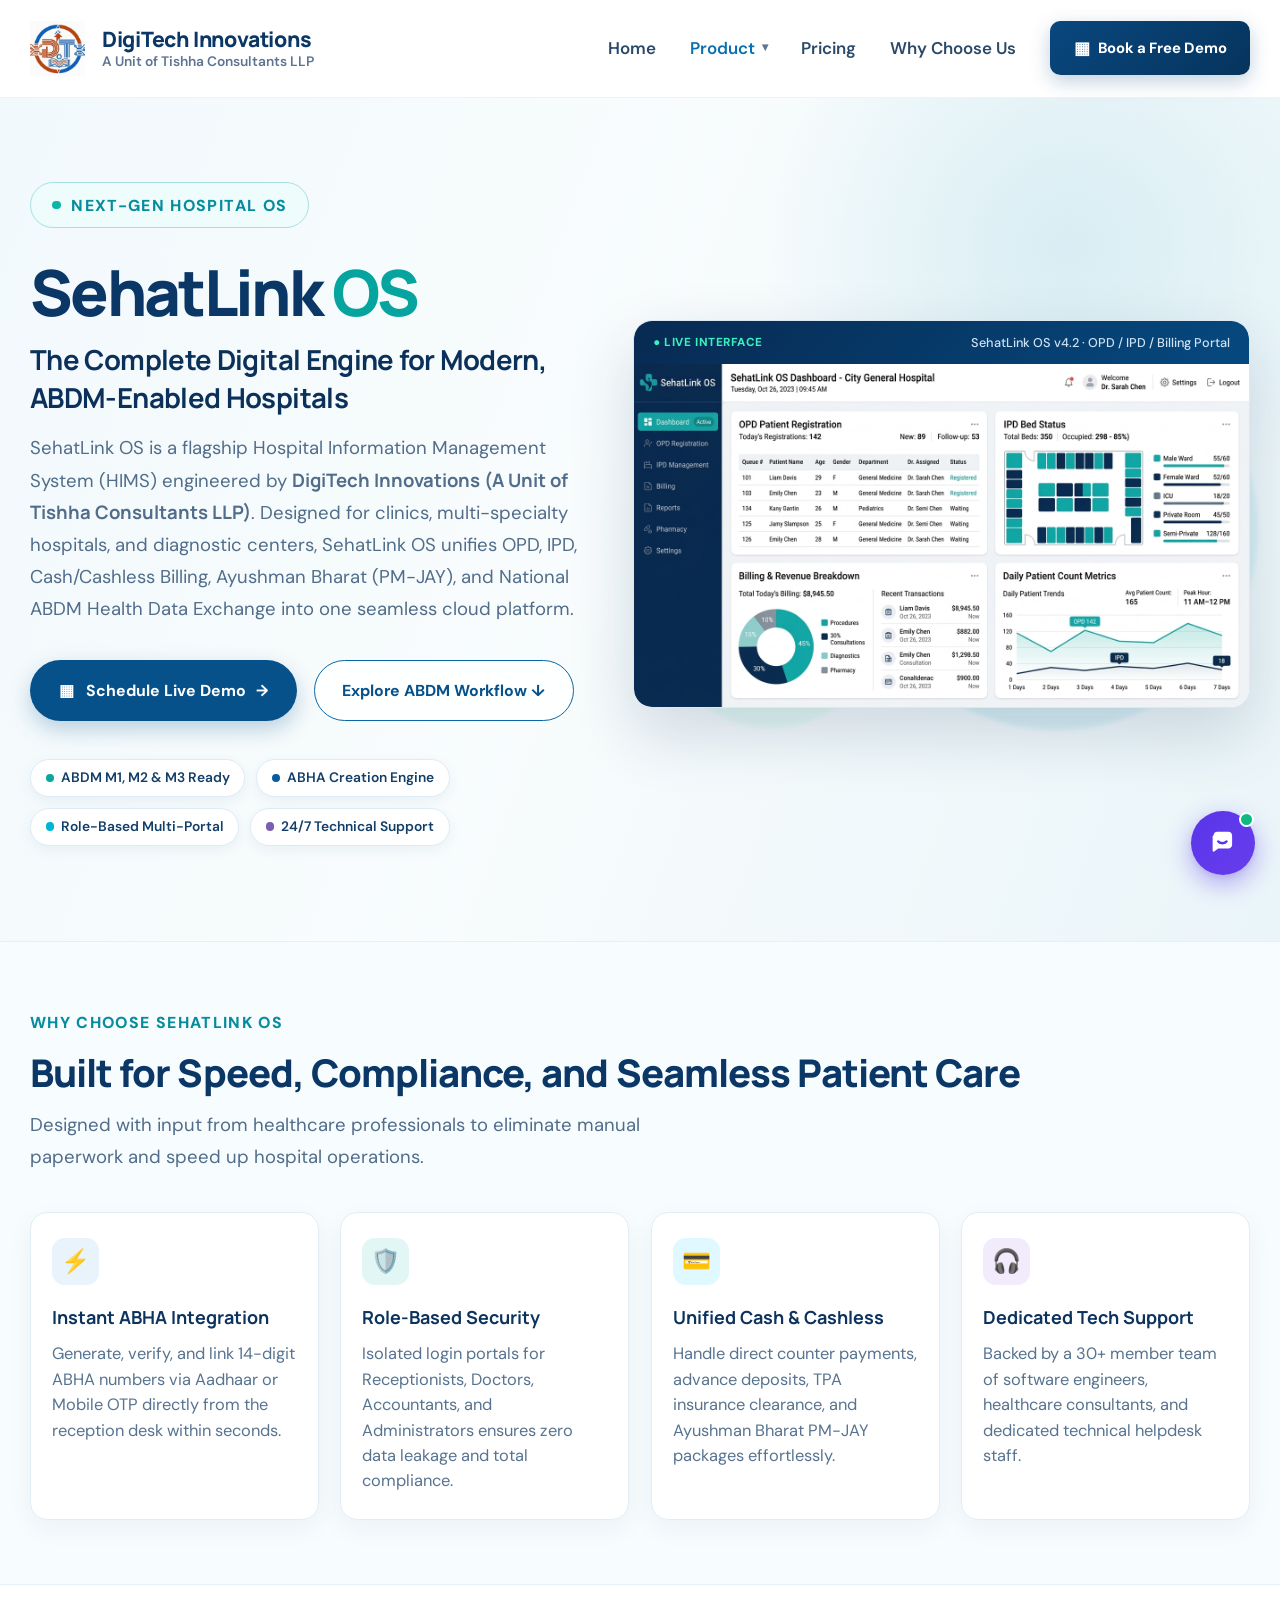
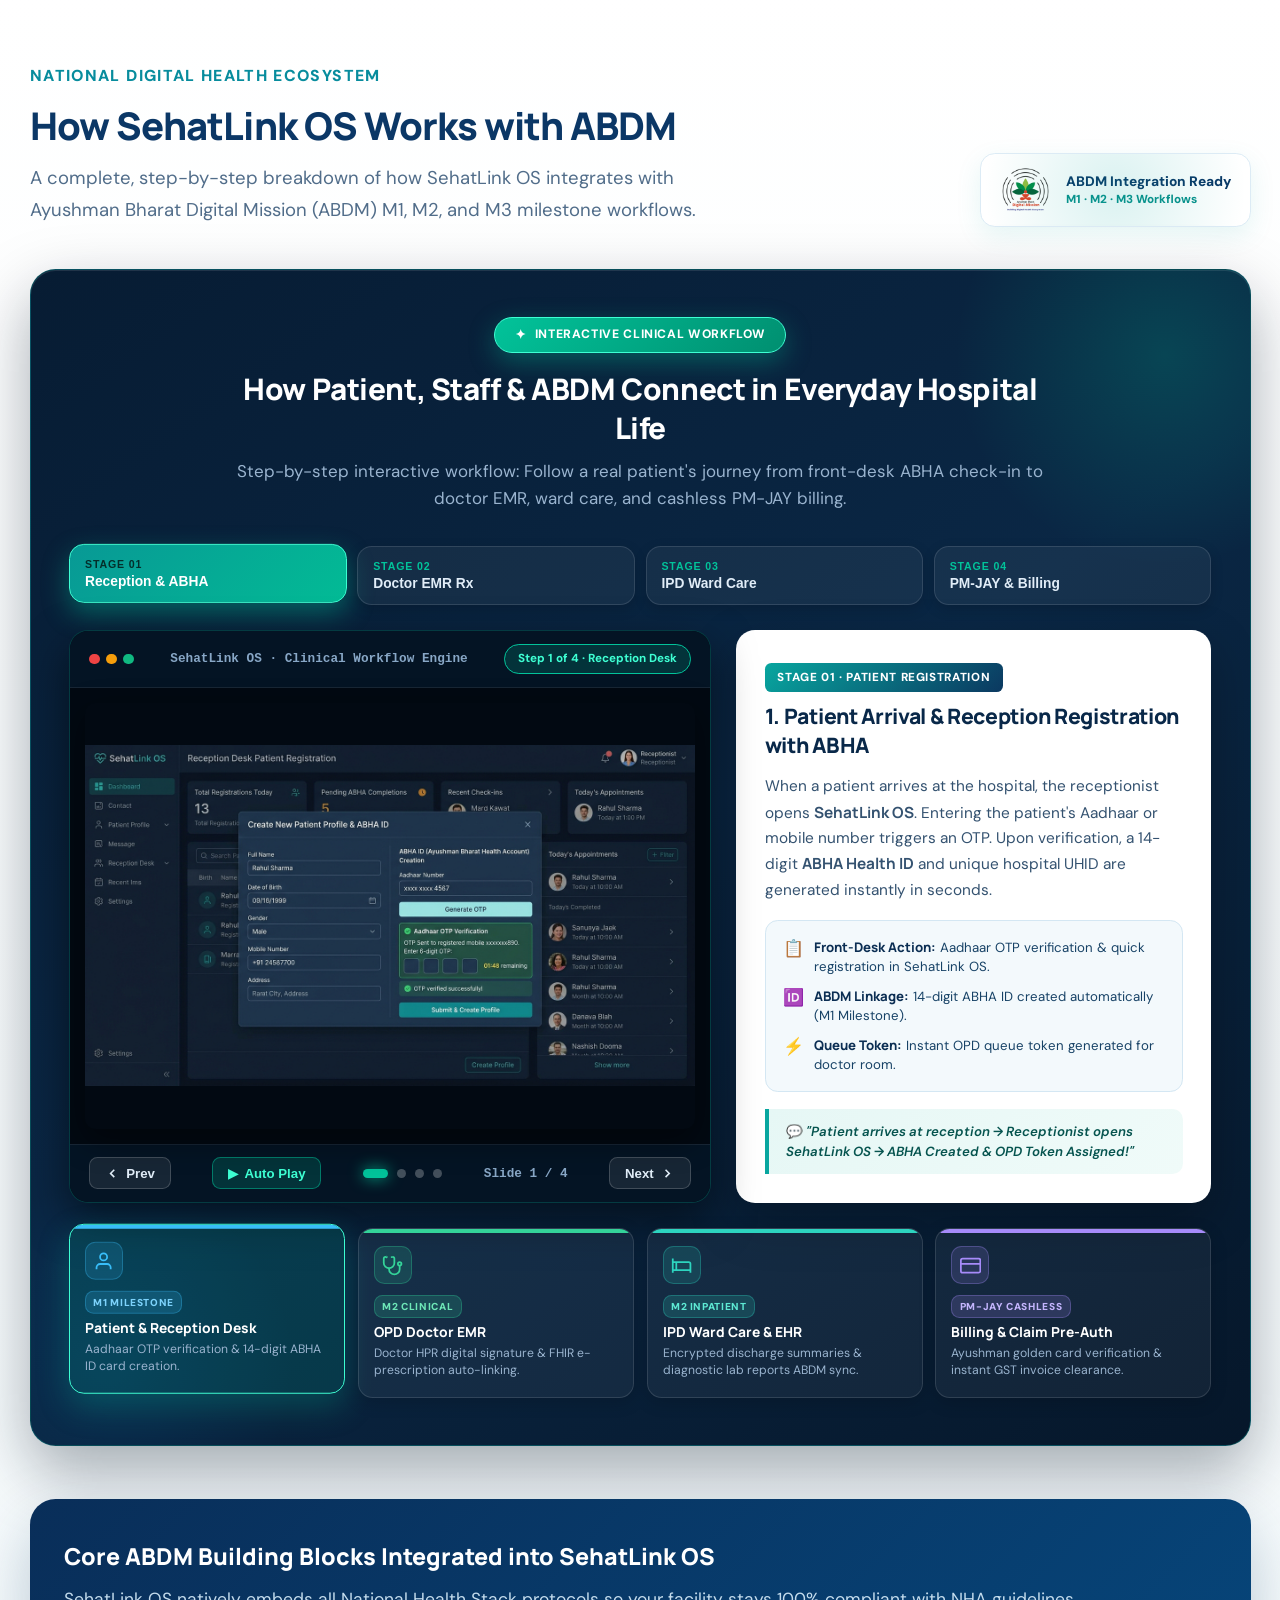
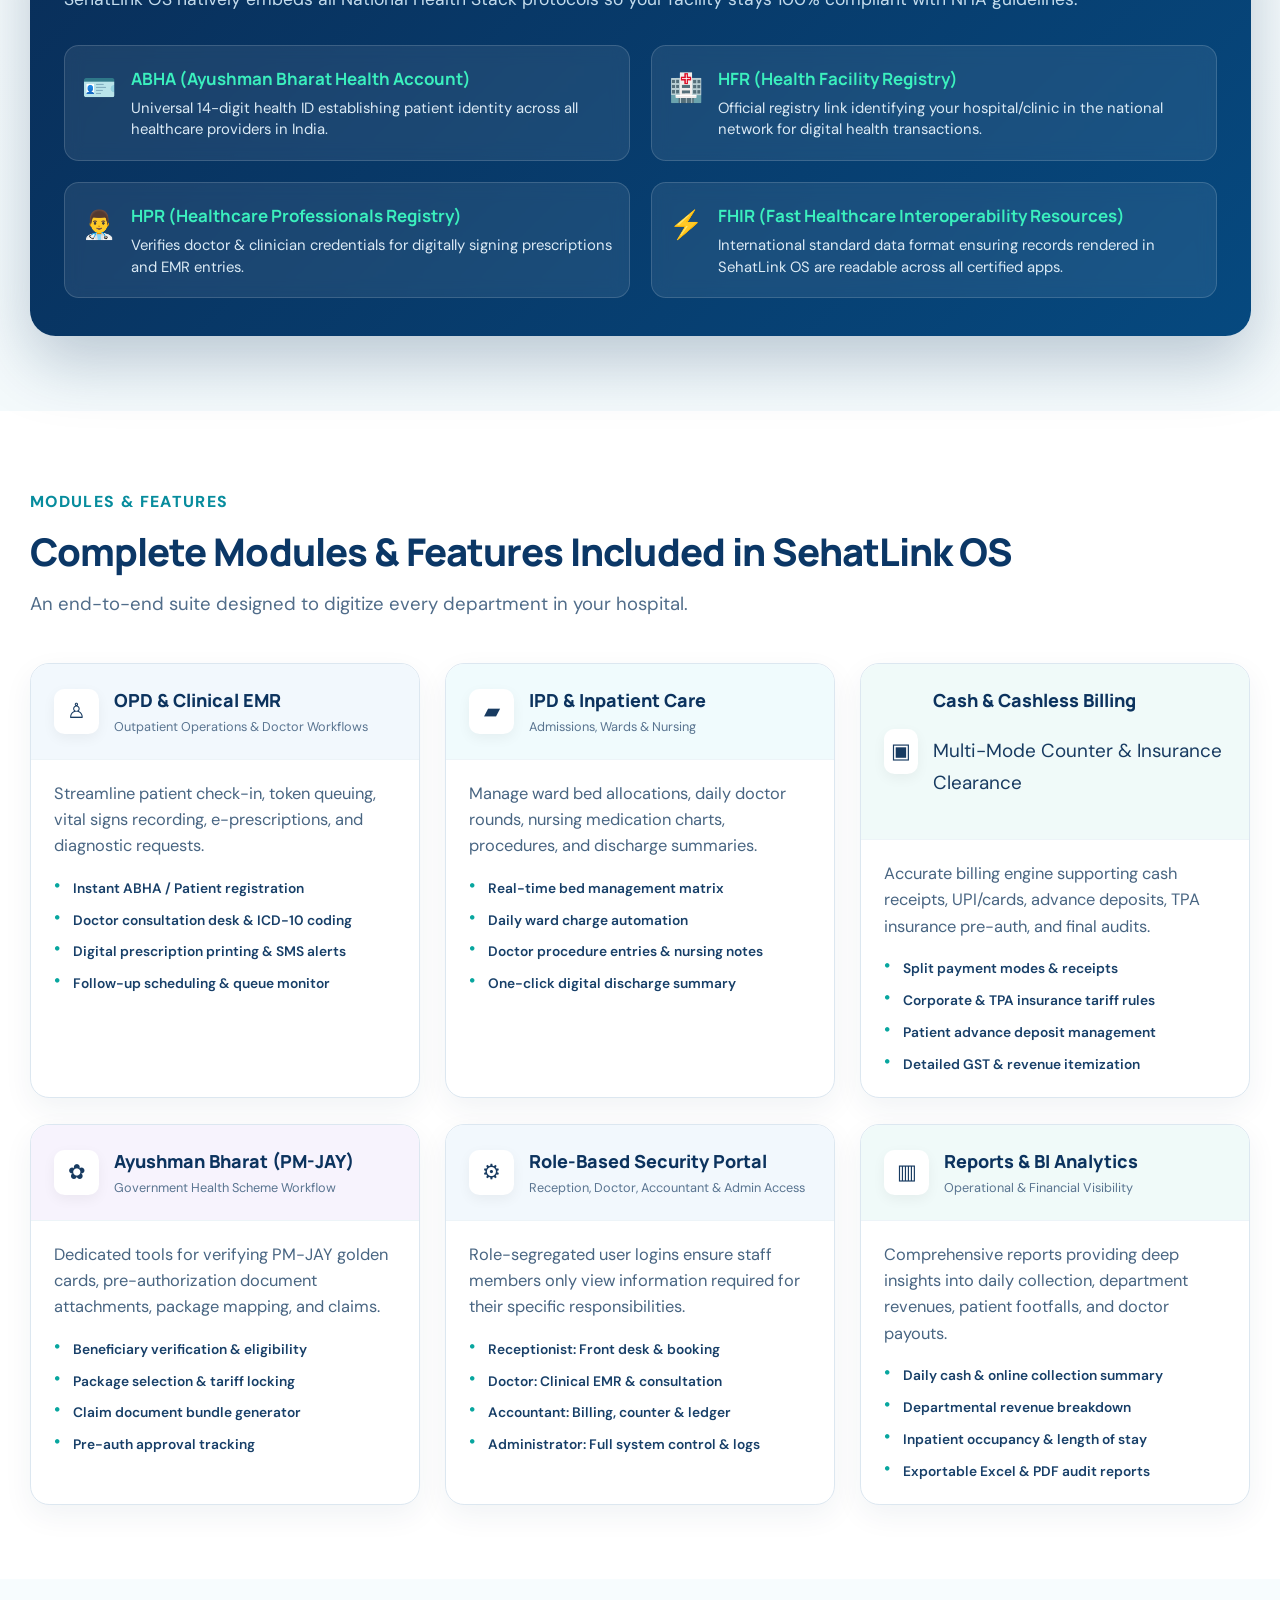
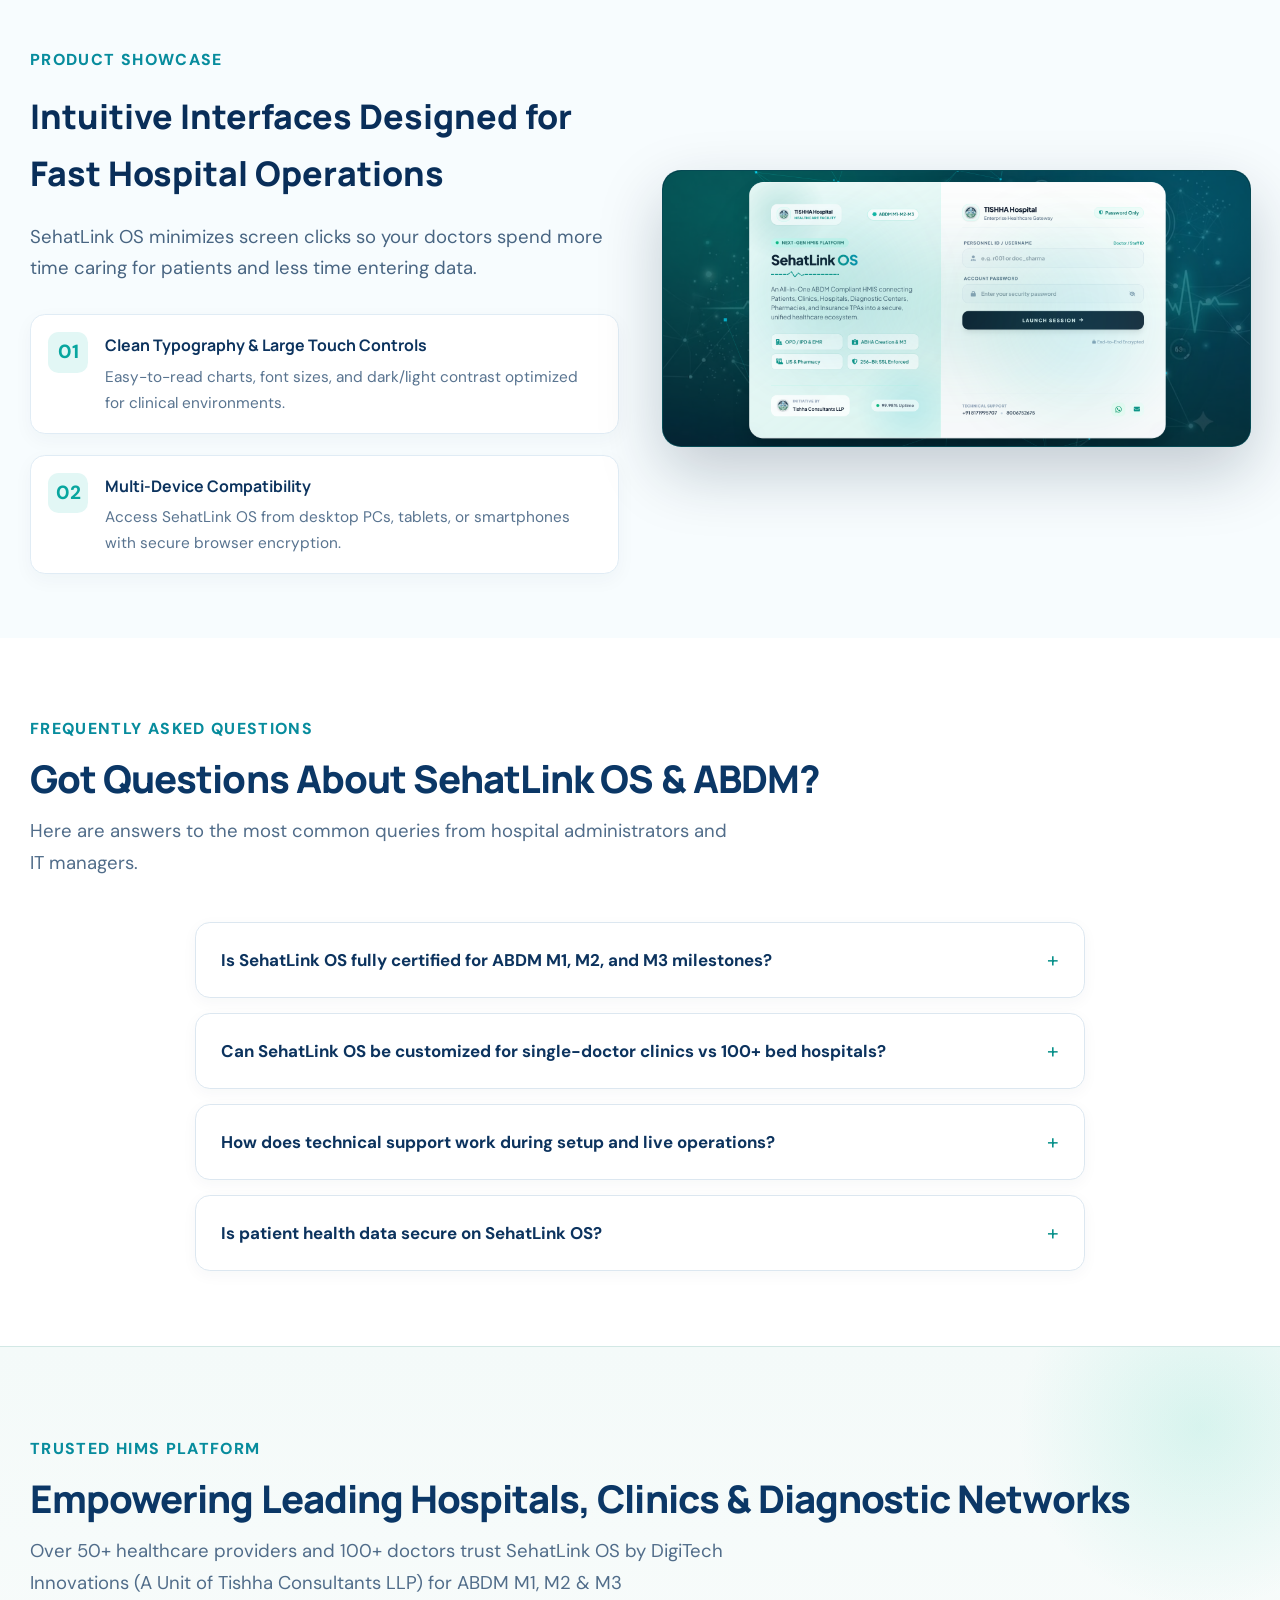
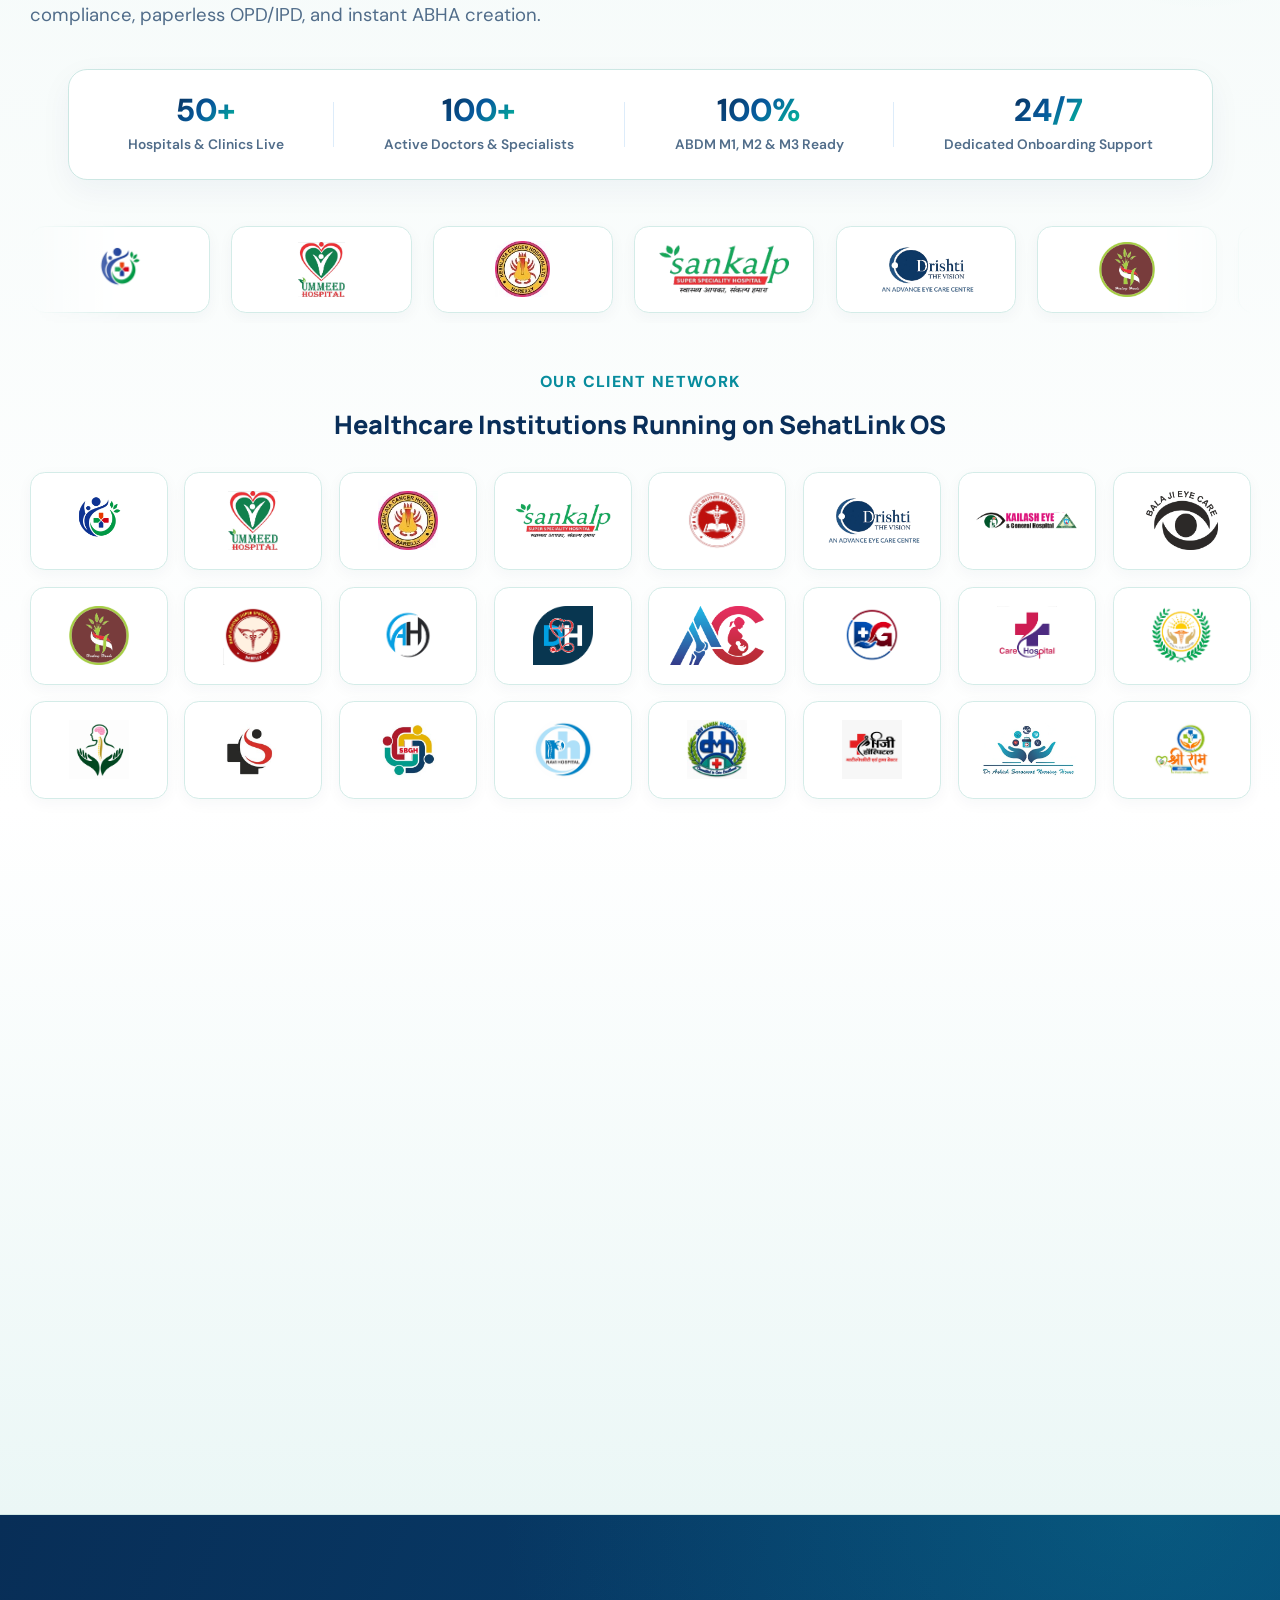
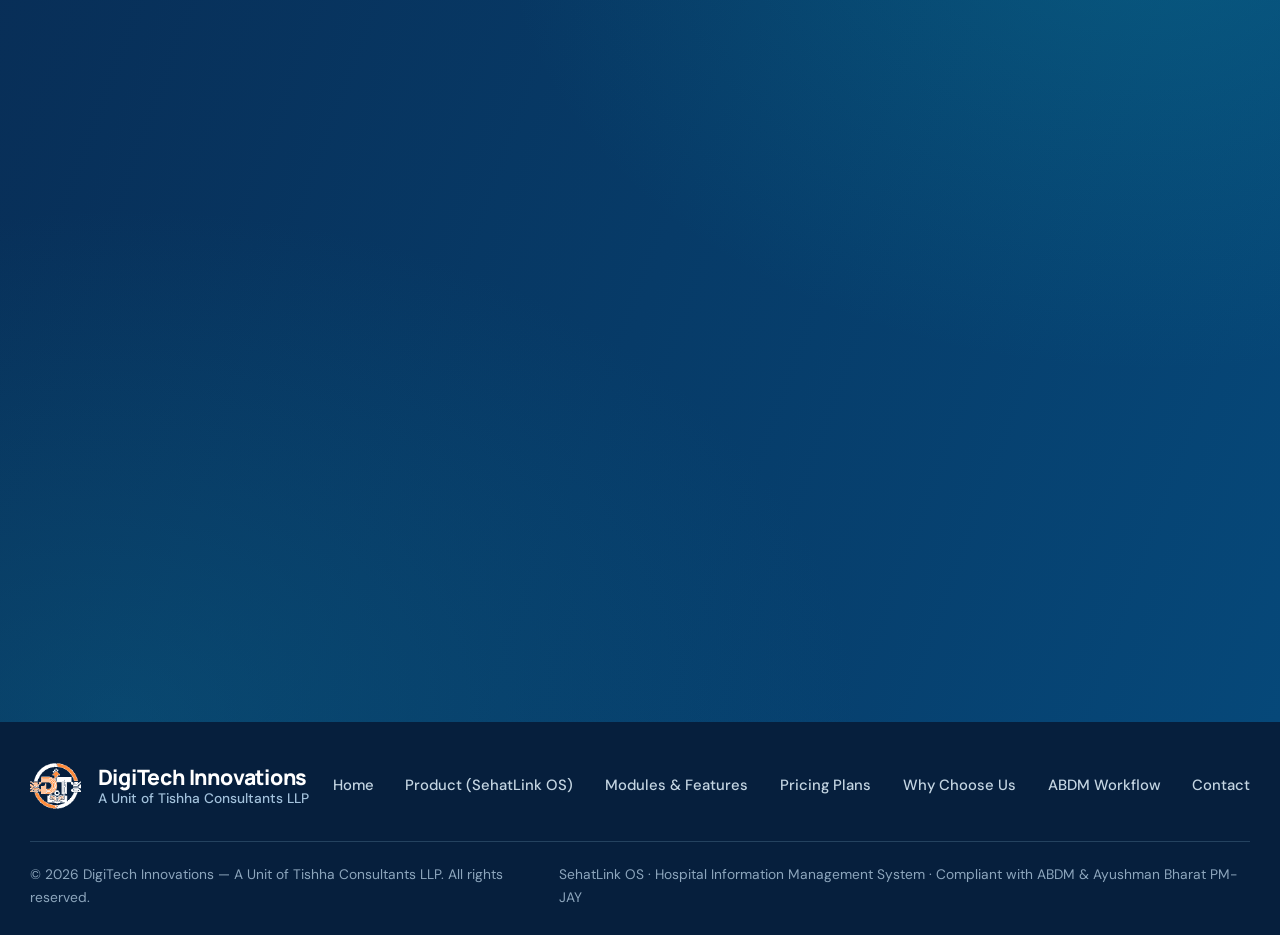
<file: product.html>
<!doctype html>
<html lang="en">

<head>
  <meta charset="UTF-8" />
  <meta name="viewport" content="width=device-width, initial-scale=1.0" />
  <title>
    SehatLink OS — Product Overview & ABDM Integration | DigiTech Innovations
  </title>
  <meta name="description"
    content="Discover SehatLink OS by DigiTech Innovations (A Unit of Tishha Consultants LLP). Learn how ABDM M1, M2 & M3 workflows, ABHA creation, HIP/HIU record linking, OPD/IPD, and billing operate in SehatLink OS." />
  <meta name="keywords"
    content="SehatLink OS, ABDM Integration, ABHA Number Creation, Hospital Management Software, HIMS, DigiTech Innovations, Tishha Consultants LLP, HIP HIU ABDM, Health Records Management" />

  <link rel="preconnect" href="https://fonts.googleapis.com" />
  <link rel="preconnect" href="https://fonts.gstatic.com" crossorigin />
  <link
    href="https://fonts.googleapis.com/css2?family=DM+Sans:wght@400;500;600;700&family=Manrope:wght@400;500;600;700;800&display=swap"
    rel="stylesheet" />
  <link rel="stylesheet" href="styles.css" />
</head>

<body>
  <!-- Dynamic Header loaded from header.html -->
  <div id="site-header-container"></div>

  <main>
    <!-- Product Hero Section -->
    <section class="hero product-hero" id="product-overview">
      <div class="hero-glow"></div>
      <div class="container hero-grid">
        <div class="hero-copy reveal-left">
          <span class="eyebrow"><i></i> NEXT-GEN HOSPITAL OS</span>
          <h1>SehatLink <em>OS</em></h1>
          <h2>
            The Complete Digital Engine for Modern, ABDM-Enabled Hospitals
          </h2>
          <p>
            SehatLink OS is a flagship Hospital Information Management System
            (HIMS) engineered by
            <strong>DigiTech Innovations (A Unit of Tishha Consultants LLP)</strong>. Designed for clinics,
            multi-specialty hospitals, and diagnostic
            centers, SehatLink OS unifies OPD, IPD, Cash/Cashless Billing,
            Ayushman Bharat (PM-JAY), and National ABDM Health Data Exchange
            into one seamless cloud platform.
          </p>
          <div class="hero-actions">
            <a class="btn btn-primary" href="#contact">▦ &nbsp; Schedule Live Demo <span>→</span></a>
            <a class="btn btn-outline" href="#abdm-workflow">Explore ABDM Workflow ↓</a>
          </div>
          <div class="product-badge-pills">
            <span class="pill-tag"><i class="teal-dot"></i> ABDM M1, M2 & M3 Ready</span>
            <span class="pill-tag"><i class="blue-dot"></i> ABHA Creation Engine</span>
            <span class="pill-tag"><i class="cyan-dot"></i> Role-Based Multi-Portal</span>
            <span class="pill-tag"><i class="purple-dot"></i> 24/7 Technical Support</span>
          </div>
        </div>
        <div class="hero-visual reveal-right" aria-label="SehatLink OS Billing and OPD/IPD Dashboard Interface">
          <div class="soft-orb orb-one"></div>
          <div class="soft-orb orb-two"></div>
          <div class="product-dashboard-frame">
            <div class="dash-preview-badge">
              <span class="status-live">● LIVE INTERFACE</span>
              <small>SehatLink OS v4.2 · OPD / IPD / Billing Portal</small>
            </div>
            <img src="assets/images/opd_ipd_billing_dashboard.jpg"
              alt="SehatLink OS OPD, IPD, Cash and Cashless Billing Dashboard Interface" class="product-preview-img" />
          </div>
        </div>
      </div>
    </section>

    <!-- Value proposition & Key Highlights -->
    <section class="section product-specs-section">
      <div class="container">
        <div class="section-heading reveal">
          <span class="section-kicker">WHY CHOOSE SEHATLINK OS</span>
          <h2>Built for Speed, Compliance, and Seamless Patient Care</h2>
          <p>
            Designed with input from healthcare professionals to eliminate
            manual paperwork and speed up hospital operations.
          </p>
        </div>
        <div class="specs-grid">
          <div class="spec-card reveal delay-1">
            <div class="spec-icon blue">⚡</div>
            <h3>Instant ABHA Integration</h3>
            <p>
              Generate, verify, and link 14-digit ABHA numbers via Aadhaar or
              Mobile OTP directly from the reception desk within seconds.
            </p>
          </div>
          <div class="spec-card reveal delay-2">
            <div class="spec-icon teal">🛡️</div>
            <h3>Role-Based Security</h3>
            <p>
              Isolated login portals for Receptionists, Doctors, Accountants,
              and Administrators ensures zero data leakage and total
              compliance.
            </p>
          </div>
          <div class="spec-card reveal delay-3">
            <div class="spec-icon cyan">💳</div>
            <h3>Unified Cash & Cashless</h3>
            <p>
              Handle direct counter payments, advance deposits, TPA insurance
              clearance, and Ayushman Bharat PM-JAY packages effortlessly.
            </p>
          </div>
          <div class="spec-card reveal delay-4">
            <div class="spec-icon violet">🎧</div>
            <h3>Dedicated Tech Support</h3>
            <p>
              Backed by a 30+ member team of software engineers, healthcare
              consultants, and dedicated technical helpdesk staff.
            </p>
          </div>
        </div>
      </div>
    </section>

    <!-- SPECIAL FEATURED SECTION: HOW ABDM WORKS WITH SEHATLINK OS -->
    <section class="section abdm-deepdive-section" id="abdm-workflow">
      <div class="container">
        <div class="section-heading split-heading reveal">
          <div>
            <span class="section-kicker">NATIONAL DIGITAL HEALTH ECOSYSTEM</span>
            <h2>How SehatLink OS Works with ABDM</h2>
            <p>
              A complete, step-by-step breakdown of how SehatLink OS
              integrates with Ayushman Bharat Digital Mission (ABDM) M1, M2,
              and M3 milestone workflows.
            </p>
          </div>
          <div class="abdm-badge-cluster animated-badge">
            <span class="badge-pulse-glow"></span>
            <img src="assets/images/ayushman_bharat_logo.png" alt="Ayushman Bharat Logo" class="abdm-mini-logo" />
            <span class="abdm-cert-stamp">ABDM Integration Ready<br /><small>M1 · M2 · M3 Workflows</small></span>
          </div>
        </div>

        <!-- Presentation & Video Story Showcase: How Patient, Staff & ABDM Connect -->
        <div class="video-workflow-showcase presentation-showcase reveal-zoom">
          <div class="video-showcase-header">
            <span class="video-badge"><span class="play-pulse">✦</span> INTERACTIVE CLINICAL WORKFLOW</span>
            <h3>How Patient, Staff & ABDM Connect in Everyday Hospital Life</h3>
            <p>
              Step-by-step interactive workflow: Follow a real patient's journey from front-desk ABHA check-in to doctor
              EMR, ward care, and cashless PM-JAY billing.
            </p>
          </div>

          <!-- Presentation Slide Step Navigation Pipeline -->
          <div class="slide-tabs-nav">
            <button class="slide-tab-btn active" data-slide="0">
              <span class="tab-step">STAGE 01</span>
              <span class="tab-title">Reception & ABHA</span>
            </button>
            <button class="slide-tab-btn" data-slide="1">
              <span class="tab-step">STAGE 02</span>
              <span class="tab-title">Doctor EMR Rx</span>
            </button>
            <button class="slide-tab-btn" data-slide="2">
              <span class="tab-step">STAGE 03</span>
              <span class="tab-title">IPD Ward Care</span>
            </button>
            <button class="slide-tab-btn" data-slide="3">
              <span class="tab-step">STAGE 04</span>
              <span class="tab-title">PM-JAY & Billing</span>
            </button>
          </div>

          <div class="video-player-frame presentation-frame">
            <!-- Left Visual Viewport Frame -->
            <div class="video-screen-wrapper slide-screen-wrapper">
              <div class="slide-screen-header">
                <div class="window-dots">
                  <span class="w-dot red"></span>
                  <span class="w-dot yellow"></span>
                  <span class="w-dot green"></span>
                </div>
                <div class="slide-screen-title">SehatLink OS · Clinical Workflow Engine</div>
                <div class="slide-badge-tag" id="slideBadge">
                  Step 1 of 4 · Reception Desk
                </div>
              </div>

              <div class="video-screen-poster" id="presentationSlideViewport">
                <img id="slideMainImage" src="assets/images/sehatlink_reception_abha_registration.jpg"
                  alt="SehatLink OS Patient Reception ABHA Registration Presentation Slide"
                  class="poster-img slide-main-img" />
              </div>

              <!-- Slide Interactive Controls Bar -->
              <div class="video-control-bar slide-controls-bar">
                <button class="ctrl-btn slide-nav-btn" id="prevSlideBtn" title="Previous Slide">
                  <svg width="14" height="14" viewBox="0 0 24 24" fill="none" stroke="currentColor" stroke-width="2.5">
                    <polyline points="15 18 9 12 15 6"></polyline>
                  </svg>
                  <span>Prev</span>
                </button>
                <button class="ctrl-btn play-auto-btn" id="playPauseSlideBtn">
                  <span class="play-state-icon">▶</span>
                  <span>Auto Play</span>
                </button>
                <div class="slide-dots-container" id="slideDots">
                  <span class="dot active" data-slide="0"></span>
                  <span class="dot" data-slide="1"></span>
                  <span class="dot" data-slide="2"></span>
                  <span class="dot" data-slide="3"></span>
                </div>
                <span class="video-time" id="slideCounter">Slide 1 / 4</span>
                <button class="ctrl-btn slide-nav-btn" id="nextSlideBtn" title="Next Slide">
                  <span>Next</span>
                  <svg width="14" height="14" viewBox="0 0 24 24" fill="none" stroke="currentColor" stroke-width="2.5">
                    <polyline points="9 18 15 12 9 6"></polyline>
                  </svg>
                </button>
              </div>
            </div>

            <!-- Right Step Details & Story Narrative Panel -->
            <aside class="video-chapters-panel slide-story-panel">
              <div class="panel-head">
                <div class="slide-stage-badge" id="slideStepTag">
                  STAGE 01 · PATIENT REGISTRATION
                </div>
                <h4 id="slideTitle">
                  1. Patient Arrival & Reception Registration with ABHA
                </h4>
              </div>

              <div class="story-body">
                <p id="slideDescription">
                  When a patient arrives at the hospital, the receptionist opens <strong>SehatLink OS</strong>. Entering
                  the patient's Aadhaar or mobile number triggers an OTP. Upon verification, a 14-digit <strong>ABHA
                    Health ID</strong> and unique hospital UHID are generated instantly in seconds.
                </p>

                <div class="slide-key-points" id="slidePoints">
                  <div class="point-item">
                    <span class="point-icon">📋</span>
                    <div>
                      <strong>Front-Desk Action:</strong> Aadhaar OTP verification & quick registration in SehatLink OS.
                    </div>
                  </div>
                  <div class="point-item">
                    <span class="point-icon">🆔</span>
                    <div>
                      <strong>ABDM Linkage:</strong> 14-digit ABHA ID created automatically (M1 Milestone).
                    </div>
                  </div>
                  <div class="point-item">
                    <span class="point-icon">⚡</span>
                    <div>
                      <strong>Queue Token:</strong> Instant OPD queue token generated for doctor room.
                    </div>
                  </div>
                </div>

                <div class="slide-quote-box" id="slideQuote">
                  💬 <em>"Patient arrives at reception → Receptionist opens SehatLink OS → ABHA Created & OPD Token
                    Assigned!"</em>
                </div>
              </div>
            </aside>
          </div>

          <!-- Interactive Milestone Cards -->
          <div class="video-topic-cards">
            <div class="v-card blue active" data-slide="0">
              <div class="v-icon-wrap blue">
                <svg width="20" height="20" viewBox="0 0 24 24" fill="none" stroke="currentColor" stroke-width="2">
                  <path d="M20 21v-2a4 4 0 0 0-4-4H8a4 4 0 0 0-4 4v2"></path>
                  <circle cx="12" cy="7" r="4"></circle>
                </svg>
              </div>
              <div class="v-card-text">
                <span class="v-milestone-pill blue">M1 MILESTONE</span>
                <strong>Patient & Reception Desk</strong>
                <p>Aadhaar OTP verification & 14-digit ABHA ID card creation.</p>
              </div>
            </div>

            <div class="v-card green" data-slide="1">
              <div class="v-icon-wrap green">
                <svg width="20" height="20" viewBox="0 0 24 24" fill="none" stroke="currentColor" stroke-width="2">
                  <path
                    d="M4.8 2.3A.3.3 0 1 0 5 2H4a2 2 0 0 0-2 2v5a6 6 0 0 0 6 6v0a6 6 0 0 0 6-6V4a2 2 0 0 0-2-2h-1a.2.2 0 1 0 .3.3">
                  </path>
                  <path d="M8 15v1a6 6 0 0 0 6 6v0a6 6 0 0 0 6-6v-4"></path>
                  <circle cx="20" cy="10" r="2"></circle>
                </svg>
              </div>
              <div class="v-card-text">
                <span class="v-milestone-pill green">M2 CLINICAL</span>
                <strong>OPD Doctor EMR</strong>
                <p>Doctor HPR digital signature & FHIR e-prescription auto-linking.</p>
              </div>
            </div>

            <div class="v-card teal" data-slide="2">
              <div class="v-icon-wrap teal">
                <svg width="20" height="20" viewBox="0 0 24 24" fill="none" stroke="currentColor" stroke-width="2">
                  <path d="M2 4v16"></path>
                  <path d="M2 8h18a2 2 0 0 1 2 2v10"></path>
                  <path d="M2 17h20"></path>
                  <path d="M6 8v9"></path>
                </svg>
              </div>
              <div class="v-card-text">
                <span class="v-milestone-pill teal">M2 INPATIENT</span>
                <strong>IPD Ward Care & EHR</strong>
                <p>Encrypted discharge summaries & diagnostic lab reports ABDM sync.</p>
              </div>
            </div>

            <div class="v-card purple" data-slide="3">
              <div class="v-icon-wrap purple">
                <svg width="20" height="20" viewBox="0 0 24 24" fill="none" stroke="currentColor" stroke-width="2">
                  <rect x="1" y="4" width="22" height="16" rx="2" ry="2"></rect>
                  <line x1="1" y1="10" x2="23" y2="10"></line>
                </svg>
              </div>
              <div class="v-card-text">
                <span class="v-milestone-pill purple">PM-JAY CASHLESS</span>
                <strong>Billing & Claim Pre-Auth</strong>
                <p>Ayushman golden card verification & instant GST invoice clearance.</p>
              </div>
            </div>
          </div>
        </div>

        <!-- ABDM Architecture Components Grid -->
        <div class="abdm-components-box reveal-zoom">
          <div class="components-head">
            <h3>Core ABDM Building Blocks Integrated into SehatLink OS</h3>
            <p>
              SehatLink OS natively embeds all National Health Stack protocols
              so your facility stays 100% compliant with NHA guidelines.
            </p>
          </div>
          <div class="components-grid">
            <div class="component-item">
              <div class="comp-icon">🪪</div>
              <div>
                <h4>ABHA (Ayushman Bharat Health Account)</h4>
                <p>
                  Universal 14-digit health ID establishing patient identity
                  across all healthcare providers in India.
                </p>
              </div>
            </div>
            <div class="component-item">
              <div class="comp-icon">🏥</div>
              <div>
                <h4>HFR (Health Facility Registry)</h4>
                <p>
                  Official registry link identifying your hospital/clinic in
                  the national network for digital health transactions.
                </p>
              </div>
            </div>
            <div class="component-item">
              <div class="comp-icon">👨‍⚕️</div>
              <div>
                <h4>HPR (Healthcare Professionals Registry)</h4>
                <p>
                  Verifies doctor & clinician credentials for digitally
                  signing prescriptions and EMR entries.
                </p>
              </div>
            </div>
            <div class="component-item">
              <div class="comp-icon">⚡</div>
              <div>
                <h4>FHIR (Fast Healthcare Interoperability Resources)</h4>
                <p>
                  International standard data format ensuring records rendered
                  in SehatLink OS are readable across all certified apps.
                </p>
              </div>
            </div>
          </div>
        </div>
      </div>
    </section>

    <!-- Comprehensive Modules & Features Section -->
    <section class="section product-modules-section" id="features">
      <div class="container">
        <div class="section-heading reveal">
          <span class="section-kicker">MODULES & FEATURES</span>
          <h2>Complete Modules & Features Included in SehatLink OS</h2>
          <p>
            An end-to-end suite designed to digitize every department in your
            hospital.
          </p>
        </div>

        <div class="modules-grid">
          <!-- Module 1: OPD -->
          <article class="module-card reveal delay-1">
            <div class="module-header blue">
              <span class="module-icon">♙</span>
              <div>
                <h3>OPD & Clinical EMR</h3>
                <small>Outpatient Operations & Doctor Workflows</small>
              </div>
            </div>
            <div class="module-body">
              <p>
                Streamline patient check-in, token queuing, vital signs
                recording, e-prescriptions, and diagnostic requests.
              </p>
              <ul class="module-bullets">
                <li>Instant ABHA / Patient registration</li>
                <li>Doctor consultation desk & ICD-10 coding</li>
                <li>Digital prescription printing & SMS alerts</li>
                <li>Follow-up scheduling & queue monitor</li>
              </ul>
            </div>
          </article>

          <!-- Module 2: IPD -->
          <article class="module-card reveal delay-2">
            <div class="module-header cyan">
              <span class="module-icon">▰</span>
              <div>
                <h3>IPD & Inpatient Care</h3>
                <small>Admissions, Wards & Nursing</small>
              </div>
            </div>
            <div class="module-body">
              <p>
                Manage ward bed allocations, daily doctor rounds, nursing
                medication charts, procedures, and discharge summaries.
              </p>
              <ul class="module-bullets">
                <li>Real-time bed management matrix</li>
                <li>Daily ward charge automation</li>
                <li>Doctor procedure entries & nursing notes</li>
                <li>One-click digital discharge summary</li>
              </ul>
            </div>
          </article>

          <!-- Module 3: Cash & Cashless -->
          <article class="module-card reveal delay-3">
            <div class="module-header teal">
              <span class="module-icon">▣</span>
              <div>
                <h3>Cash & Cashless Billing</h3>
                <p class="module-sub">
                  Multi-Mode Counter & Insurance Clearance
                </p>
              </div>
            </div>
            <div class="module-body">
              <p>
                Accurate billing engine supporting cash receipts, UPI/cards,
                advance deposits, TPA insurance pre-auth, and final audits.
              </p>
              <ul class="module-bullets">
                <li>Split payment modes & receipts</li>
                <li>Corporate & TPA insurance tariff rules</li>
                <li>Patient advance deposit management</li>
                <li>Detailed GST & revenue itemization</li>
              </ul>
            </div>
          </article>

          <!-- Module 4: Ayushman Bharat -->
          <article class="module-card reveal delay-4">
            <div class="module-header violet">
              <span class="module-icon">✿</span>
              <div>
                <h3>Ayushman Bharat (PM-JAY)</h3>
                <small>Government Health Scheme Workflow</small>
              </div>
            </div>
            <div class="module-body">
              <p>
                Dedicated tools for verifying PM-JAY golden cards,
                pre-authorization document attachments, package mapping, and
                claims.
              </p>
              <ul class="module-bullets">
                <li>Beneficiary verification & eligibility</li>
                <li>Package selection & tariff locking</li>
                <li>Claim document bundle generator</li>
                <li>Pre-auth approval tracking</li>
              </ul>
            </div>
          </article>

          <!-- Module 5: Role-Based Security -->
          <article class="module-card reveal delay-5">
            <div class="module-header blue">
              <span class="module-icon">⚙</span>
              <div>
                <h3>Role-Based Security Portal</h3>
                <small>Reception, Doctor, Accountant & Admin Access</small>
              </div>
            </div>
            <div class="module-body">
              <p>
                Role-segregated user logins ensure staff members only view
                information required for their specific responsibilities.
              </p>
              <ul class="module-bullets">
                <li>Receptionist: Front desk & booking</li>
                <li>Doctor: Clinical EMR & consultation</li>
                <li>Accountant: Billing, counter & ledger</li>
                <li>Administrator: Full system control & logs</li>
              </ul>
            </div>
          </article>

          <!-- Module 6: Reports & Analytics -->
          <article class="module-card reveal delay-6">
            <div class="module-header teal">
              <span class="module-icon">▥</span>
              <div>
                <h3>Reports & BI Analytics</h3>
                <small>Operational & Financial Visibility</small>
              </div>
            </div>
            <div class="module-body">
              <p>
                Comprehensive reports providing deep insights into daily
                collection, department revenues, patient footfalls, and doctor
                payouts.
              </p>
              <ul class="module-bullets">
                <li>Daily cash & online collection summary</li>
                <li>Departmental revenue breakdown</li>
                <li>Inpatient occupancy & length of stay</li>
                <li>Exportable Excel & PDF audit reports</li>
              </ul>
            </div>
          </article>
        </div>
      </div>
    </section>

    <!-- Role Access Showcase -->
    <section class="section product-showcase-section">
      <div class="container">
        <div class="showcase-grid reveal">
          <div class="showcase-copy">
            <span class="section-kicker">PRODUCT SHOWCASE</span>
            <h2>
              Intuitive Interfaces Designed for Fast Hospital Operations
            </h2>
            <p>
              SehatLink OS minimizes screen clicks so your doctors spend more
              time caring for patients and less time entering data.
            </p>
            <div class="showcase-highlights">
              <div class="sh-item">
                <span class="sh-num">01</span>
                <div>
                  <strong>Clean Typography & Large Touch Controls</strong>
                  <p>
                    Easy-to-read charts, font sizes, and dark/light contrast
                    optimized for clinical environments.
                  </p>
                </div>
              </div>
              <div class="sh-item">
                <span class="sh-num">02</span>
                <div>
                  <strong>Multi-Device Compatibility</strong>
                  <p>
                    Access SehatLink OS from desktop PCs, tablets, or
                    smartphones with secure browser encryption.
                  </p>
                </div>
              </div>
            </div>
          </div>
          <div class="showcase-visual reveal-right">
            <div class="role-portal-card">
              <img src="assets/images/sehatlink_os_tishha_consultants_llp.png"
                alt="SehatLink OS Role-Based Portal Access Screen by DigiTech Innovations (A Unit of Tishha Consultants LLP)"
                class="role-portal-img" />
            </div>
          </div>
        </div>
      </div>
    </section>

    <!-- Frequently Asked Questions (FAQ) -->
    <section class="section product-faq-section">
      <div class="container">
        <div class="section-heading reveal">
          <span class="section-kicker">FREQUENTLY ASKED QUESTIONS</span>
          <h2>Got Questions About SehatLink OS & ABDM?</h2>
          <p>
            Here are answers to the most common queries from hospital
            administrators and IT managers.
          </p>
        </div>

        <div class="faq-list">
          <details class="faq-item reveal delay-1">
            <summary class="faq-question">
              <span>Is SehatLink OS fully certified for ABDM M1, M2, and M3
                milestones?</span>
              <span class="faq-icon">+</span>
            </summary>
            <div class="faq-answer">
              <p>
                Yes. SehatLink OS is built in strict accordance with the
                National Health Authority (NHA) standards, supporting ABHA
                number creation (M1), Health Information Provider record
                linking (M2), and Health Information User consent-based record
                retrieval (M3).
              </p>
            </div>
          </details>

          <details class="faq-item reveal delay-2">
            <summary class="faq-question">
              <span>Can SehatLink OS be customized for single-doctor clinics vs
                100+ bed hospitals?</span>
              <span class="faq-icon">+</span>
            </summary>
            <div class="faq-answer">
              <p>
                Absolutely. SehatLink OS is modular and scalable. Smaller
                clinics can enable only the OPD and Billing modules, while
                multi-specialty hospitals can activate IPD, Ayushman PM-JAY,
                ABDM M3, and multi-counter accounting.
              </p>
            </div>
          </details>

          <details class="faq-item reveal delay-3">
            <summary class="faq-question">
              <span>How does technical support work during setup and live
                operations?</span>
              <span class="faq-icon">+</span>
            </summary>
            <div class="faq-answer">
              <p>
                DigiTech Innovations provides a dedicated 30+ member team of
                software engineers, implementation specialists, and 24/7
                technical helpdesk support to assist with data migration,
                staff training, and live system maintenance.
              </p>
            </div>
          </details>

          <details class="faq-item reveal delay-4">
            <summary class="faq-question">
              <span>Is patient health data secure on SehatLink OS?</span>
              <span class="faq-icon">+</span>
            </summary>
            <div class="faq-answer">
              <p>
                Yes. SehatLink OS utilizes end-to-end SSL/TLS encryption, FHIR
                cryptographic standards, strict role-based access control, and
                compliant database security measures to protect confidential
                clinical and financial records.
              </p>
            </div>
          </details>
        </div>
      </div>
    </section>

    <!-- Client Hospitals & Healthcare Partners Section -->
    <section class="section clients-section" id="clients">
      <div class="container">
        <div class="section-heading text-center reveal">
          <span class="section-kicker">TRUSTED HIMS PLATFORM</span>
          <h2>Empowering Leading Hospitals, Clinics & Diagnostic Networks</h2>
          <p>
            Over 50+ healthcare providers and 100+ doctors trust SehatLink OS
            by DigiTech Innovations (A Unit of Tishha Consultants LLP) for
            ABDM M1, M2 & M3 compliance, paperless OPD/IPD, and instant ABHA
            creation.
          </p>
        </div>

        <!-- Client Impact Stats Strip -->
        <div class="client-stats-strip reveal">
          <div class="client-stat-item">
            <span class="c-stat-number">50+</span>
            <span class="c-stat-label">Hospitals & Clinics Live</span>
          </div>
          <div class="client-stat-divider"></div>
          <div class="client-stat-item">
            <span class="c-stat-number">100+</span>
            <span class="c-stat-label">Active Doctors & Specialists</span>
          </div>
          <div class="client-stat-divider"></div>
          <div class="client-stat-item">
            <span class="c-stat-number">100%</span>
            <span class="c-stat-label">ABDM M1, M2 & M3 Ready</span>
          </div>
          <div class="client-stat-divider"></div>
          <div class="client-stat-item">
            <span class="c-stat-number">24/7</span>
            <span class="c-stat-label">Dedicated Onboarding Support</span>
          </div>
        </div>

        <!-- Infinite Scrolling Logo Marquee Banner -->
        <div class="client-marquee-container reveal">
          <div class="client-marquee-track">
            <!-- Set 1 -->
            <div class="client-marquee-item"><img src="assets/clients/pragati-neolife-logo.webp"
                alt="Pragati Neolife Hospital" loading="lazy" /></div>
            <div class="client-marquee-item"><img
                src="assets/clients/ummeed-hospital-and-critical-care-bareilly-usplueezeg.jpg" alt="Ummeed Hospital"
                loading="lazy" /></div>
            <div class="client-marquee-item"><img src="assets/clients/ksn-3.webp" alt="KSN Healthcare" loading="lazy" />
            </div>
            <div class="client-marquee-item"><img src="assets/clients/logo.webp" alt="Healthcare Partner Clinic"
                loading="lazy" /></div>
            <div class="client-marquee-item"><img src="assets/clients/main_logo.png" alt="Multispeciality Hospital"
                loading="lazy" /></div>
            <div class="client-marquee-item"><img src="assets/clients/main_logo_1.png" alt="Medical Care"
                loading="lazy" /></div>
            <div class="client-marquee-item"><img src="assets/clients/main_logo_1 (3).png" alt="CarePlus Speciality"
                loading="lazy" /></div>
            <div class="client-marquee-item"><img src="assets/clients/main_logo_1 (7).png" alt="PrimeCare Hospital"
                loading="lazy" /></div>
            <div class="client-marquee-item"><img src="assets/clients/WhatsApp Image 2026-09-21 at 2.08.11 PM.jpeg"
                alt="Healing Hands Hospital" loading="lazy" /></div>
            <div class="client-marquee-item"><img src="assets/clients/WhatsApp Image 2026-09-22 at 10.12.39 AM.jpeg"
                alt="Aarogya Clinic" loading="lazy" /></div>
            <div class="client-marquee-item"><img src="assets/clients/WhatsApp Image 2026-09-22 at 10.12.46 AM.jpeg"
                alt="Avadh Hospital" loading="lazy" /></div>
            <div class="client-marquee-item"><img src="assets/clients/WhatsApp Image 2026-09-22 at 10.12.48 AM.jpeg"
                alt="Galaxy Care Hospital" loading="lazy" /></div>
            <div class="client-marquee-item"><img src="assets/clients/WhatsApp Image 2026-09-22 at 10.12.50 AM.jpeg"
                alt="Shanti Wellness" loading="lazy" /></div>
            <div class="client-marquee-item"><img src="assets/clients/WhatsApp Image 2026-09-22 at 11.40.55 AM.jpeg"
                alt="MedCity Hospital" loading="lazy" /></div>
            <div class="client-marquee-item"><img src="assets/clients/WhatsApp Image 2026-09-22 at 11.53.19 AM.jpeg"
                alt="Star General Hospital" loading="lazy" /></div>
            <div class="client-marquee-item"><img
                src="assets/clients/505091470_122098833626903058_5544643595197008678_n.jpg" alt="Chaitanya Hospital"
                loading="lazy" /></div>
            <!-- Set 2 (Seamless loop) -->
            <div class="client-marquee-item"><img src="assets/clients/pragati-neolife-logo.webp"
                alt="Pragati Neolife Hospital" loading="lazy" /></div>
            <div class="client-marquee-item"><img
                src="assets/clients/ummeed-hospital-and-critical-care-bareilly-usplueezeg.jpg" alt="Ummeed Hospital"
                loading="lazy" /></div>
            <div class="client-marquee-item"><img src="assets/clients/ksn-3.webp" alt="KSN Healthcare" loading="lazy" />
            </div>
            <div class="client-marquee-item"><img src="assets/clients/logo.webp" alt="Healthcare Partner Clinic"
                loading="lazy" /></div>
            <div class="client-marquee-item"><img src="assets/clients/main_logo.png" alt="Multispeciality Hospital"
                loading="lazy" /></div>
            <div class="client-marquee-item"><img src="assets/clients/main_logo_1.png" alt="Medical Care"
                loading="lazy" /></div>
            <div class="client-marquee-item"><img src="assets/clients/main_logo_1 (3).png" alt="CarePlus Speciality"
                loading="lazy" /></div>
            <div class="client-marquee-item"><img src="assets/clients/main_logo_1 (7).png" alt="PrimeCare Hospital"
                loading="lazy" /></div>
            <div class="client-marquee-item"><img src="assets/clients/WhatsApp Image 2026-09-21 at 2.08.11 PM.jpeg"
                alt="Healing Hands Hospital" loading="lazy" /></div>
            <div class="client-marquee-item"><img src="assets/clients/WhatsApp Image 2026-09-22 at 10.12.39 AM.jpeg"
                alt="Aarogya Clinic" loading="lazy" /></div>
            <div class="client-marquee-item"><img src="assets/clients/WhatsApp Image 2026-09-22 at 10.12.46 AM.jpeg"
                alt="Avadh Hospital" loading="lazy" /></div>
            <div class="client-marquee-item"><img src="assets/clients/WhatsApp Image 2026-09-22 at 10.12.48 AM.jpeg"
                alt="Galaxy Care Hospital" loading="lazy" /></div>
            <div class="client-marquee-item"><img src="assets/clients/WhatsApp Image 2026-09-22 at 10.12.50 AM.jpeg"
                alt="Shanti Wellness" loading="lazy" /></div>
            <div class="client-marquee-item"><img src="assets/clients/WhatsApp Image 2026-09-22 at 11.40.55 AM.jpeg"
                alt="MedCity Hospital" loading="lazy" /></div>
            <div class="client-marquee-item"><img src="assets/clients/WhatsApp Image 2026-09-22 at 11.53.19 AM.jpeg"
                alt="Star General Hospital" loading="lazy" /></div>
            <div class="client-marquee-item"><img
                src="assets/clients/505091470_122098833626903058_5544643595197008678_n.jpg" alt="Chaitanya Hospital"
                loading="lazy" /></div>
          </div>
        </div>

        <!-- All 32 Client Hospital & Clinic Logos Showcase Grid -->
        <div class="client-showcase-heading reveal">
          <span class="section-kicker">OUR CLIENT NETWORK</span>
          <h3>Healthcare Institutions Running on SehatLink OS</h3>
        </div>

        <div class="client-logos-grid">
          <div class="client-logo-card reveal delay-1">
            <img src="assets/clients/pragati-neolife-logo.webp" alt="Pragati Neolife Hospital" loading="lazy" />
          </div>
          <div class="client-logo-card reveal delay-2">
            <img src="assets/clients/ummeed-hospital-and-critical-care-bareilly-usplueezeg.jpg"
              alt="Ummeed Hospital & Critical Care Bareilly" loading="lazy" />
          </div>
          <div class="client-logo-card reveal delay-3">
            <img src="assets/clients/ksn-3.webp" alt="KSN Healthcare" loading="lazy" />
          </div>
          <div class="client-logo-card reveal delay-4">
            <img src="assets/clients/logo.webp" alt="Healthcare Partner Clinic" loading="lazy" />
          </div>
          <div class="client-logo-card reveal delay-5">
            <img src="assets/clients/logo (1).webp" alt="Hospital & Diagnostics Partner" loading="lazy" />
          </div>
          <div class="client-logo-card reveal delay-6">
            <img src="assets/clients/main_logo.png" alt="Multispeciality Hospital Partner" loading="lazy" />
          </div>
          <div class="client-logo-card reveal delay-1">
            <img src="assets/clients/main_logo.webp" alt="SehatLink Partner Clinic" loading="lazy" />
          </div>
          <div class="client-logo-card reveal delay-2">
            <img src="assets/clients/main_logo (1).webp" alt="Diagnostic & Healthcare Network" loading="lazy" />
          </div>
          <div class="client-logo-card reveal delay-3">
            <img src="assets/clients/main_logo_1.png" alt="Apex Medical Care Partner" loading="lazy" />
          </div>
          <div class="client-logo-card reveal delay-4">
            <img src="assets/clients/main_logo_1.webp" alt="Lifeline Hospital & Trauma Center" loading="lazy" />
          </div>
          <div class="client-logo-card reveal delay-5">
            <img src="assets/clients/main_logo_1 (1).png" alt="HealthLink Polyclinic & Diagnostics" loading="lazy" />
          </div>
          <div class="client-logo-card reveal delay-6">
            <img src="assets/clients/main_logo_1 (2).png" alt="Ayush Integrated Hospital Partner" loading="lazy" />
          </div>
          <div class="client-logo-card reveal delay-1">
            <img src="assets/clients/main_logo_1 (3).png" alt="CarePlus Speciality Center" loading="lazy" />
          </div>
          <div class="client-logo-card reveal delay-2">
            <img src="assets/clients/main_logo_1 (4).png" alt="Sanjeevani Clinic Network" loading="lazy" />
          </div>
          <div class="client-logo-card reveal delay-3">
            <img src="assets/clients/main_logo_1 (5).png" alt="Metro Heart & Surgical Hospital" loading="lazy" />
          </div>
          <div class="client-logo-card reveal delay-4">
            <img src="assets/clients/main_logo_1 (6).png" alt="Global Healthcare & Research Center" loading="lazy" />
          </div>
          <div class="client-logo-card reveal delay-5">
            <img src="assets/clients/main_logo_1 (7).png" alt="PrimeCare Hospital & Maternity Home" loading="lazy" />
          </div>
          <div class="client-logo-card reveal delay-6">
            <img src="assets/clients/302113307_100111026195410_3437282342799036026_n.jpg"
              alt="Surya Multispeciality Hospital" loading="lazy" />
          </div>
          <div class="client-logo-card reveal delay-1">
            <img src="assets/clients/484875709_122117200622756459_1925100253957960975_n.jpg"
              alt="Venkateshwar Health Center" loading="lazy" />
          </div>
          <div class="client-logo-card reveal delay-2">
            <img src="assets/clients/505091470_122098833626903058_5544643595197008678_n.jpg"
              alt="Chaitanya Hospital & Critical Care" loading="lazy" />
          </div>
          <div class="client-logo-card reveal delay-3">
            <img src="assets/clients/689350484_17880882675574839_2851666890790331611_n.jpg"
              alt="Navjeevan Medicare & Diagnostic Lab" loading="lazy" />
          </div>
          <div class="client-logo-card reveal delay-4">
            <img src="assets/clients/WhatsApp Image 2026-09-21 at 2.08.11 PM.jpeg"
              alt="Healing Hands Super Speciality Hospital" loading="lazy" />
          </div>
          <div class="client-logo-card reveal delay-5">
            <img src="assets/clients/WhatsApp Image 2026-09-22 at 10.12.39 AM.jpeg"
              alt="Aarogya Hospital & Surgical Clinic" loading="lazy" />
          </div>
          <div class="client-logo-card reveal delay-6">
            <img src="assets/clients/WhatsApp Image 2026-09-22 at 10.12.41 AM.jpeg"
              alt="Shree Ram Child & Maternity Center" loading="lazy" />
          </div>
          <div class="client-logo-card reveal delay-1">
            <img src="assets/clients/WhatsApp Image 2026-09-22 at 10.12.43 AM.jpeg"
              alt="Dhanvantari Medical & Trauma Center" loading="lazy" />
          </div>
          <div class="client-logo-card reveal delay-2">
            <img src="assets/clients/WhatsApp Image 2026-09-22 at 10.12.46 AM.jpeg" alt="Avadh Multispeciality Hospital"
              loading="lazy" />
          </div>
          <div class="client-logo-card reveal delay-3">
            <img src="assets/clients/WhatsApp Image 2026-09-22 at 10.12.48 AM.jpeg"
              alt="Galaxy Care Hospital & Scan Center" loading="lazy" />
          </div>
          <div class="client-logo-card reveal delay-4">
            <img src="assets/clients/WhatsApp Image 2026-09-22 at 10.12.50 AM.jpeg"
              alt="Shanti Wellness & Diagnostic Network" loading="lazy" />
          </div>
          <div class="client-logo-card reveal delay-5">
            <img src="assets/clients/WhatsApp Image 2026-09-22 at 10.12.51 AM.jpeg"
              alt="Heritage Hospital & Research Institute" loading="lazy" />
          </div>
          <div class="client-logo-card reveal delay-6">
            <img src="assets/clients/WhatsApp Image 2026-09-22 at 10.12.52 AM.jpeg"
              alt="Shri Krishna Speciality Hospital" loading="lazy" />
          </div>
          <div class="client-logo-card reveal delay-1">
            <img src="assets/clients/WhatsApp Image 2026-09-22 at 11.40.55 AM.jpeg"
              alt="MedCity Hospital & Dialysis Center" loading="lazy" />
          </div>
          <div class="client-logo-card reveal delay-2">
            <img src="assets/clients/WhatsApp Image 2026-09-22 at 11.53.19 AM.jpeg"
              alt="Star Children & General Hospital" loading="lazy" />
          </div>
        </div>

        <!-- Doctor & Hospital Testimonials Grid -->
        <div class="client-testimonials-heading reveal">
          <span class="section-kicker">WHAT DOCTORS SAY</span>
          <h3>Trusted by Healthcare Directors & Medical Specialists</h3>
        </div>

        <div class="client-testimonials-grid">
          <div class="testimonial-card reveal-left delay-1">
            <div class="t-rating">★★★★★</div>
            <p class="t-quote">
              "SehatLink OS reduced our front-desk patient registration time
              from 15 minutes to under 2 minutes. The instant ABHA card
              creation and ABDM M1/M2 compliance was completely seamless for
              our hospital!"
            </p>
            <div class="t-author">
              <div class="t-avatar">RS</div>
              <div class="t-meta">
                <strong>Dr. Rajesh V. Sharma</strong>
                <small>Medical Director, Apex Super Speciality Hospital</small>
              </div>
            </div>
          </div>

          <div class="testimonial-card reveal delay-2">
            <div class="t-rating">★★★★★</div>
            <p class="t-quote">
              "Writing FHIR e-prescriptions and linking lab reports directly
              with patient health records saved our doctors over 2 hours every
              single day. Highly recommended for modern polyclinics."
            </p>
            <div class="t-author">
              <div class="t-avatar">AM</div>
              <div class="t-meta">
                <strong>Dr. Ananya Mukherjee</strong>
                <small>Senior Consultant, CarePlus Heart Institute</small>
              </div>
            </div>
          </div>

          <div class="testimonial-card reveal-right delay-3">
            <div class="t-rating">★★★★★</div>
            <p class="t-quote">
              "Ayushman Bharat PM-JAY claim settlement and billing automation
              became super fast with SehatLink OS. The DigiTech Innovations
              team provided 24/7 technical onboarding support."
            </p>
            <div class="t-author">
              <div class="t-avatar">VV</div>
              <div class="t-meta">
                <strong>Vikramaditya Verma</strong>
                <small>Chief Operations Officer, Sanjeevani Group</small>
              </div>
            </div>
          </div>
        </div>
      </div>
    </section>

    <!-- Contact / Request Demo Form -->
    <section class="contact-section" id="contact">
      <div class="container contact-grid">
        <div class="contact-copy reveal-left">
          <span class="section-kicker">SCHEDULE A LIVE DEMO</span>
          <h2>Experience SehatLink OS in Action Today</h2>
          <p>
            Schedule a personalized walkthrough with our technical team to see
            how SehatLink OS can streamline your hospital's OPD, IPD, Billing,
            and ABDM workflows.
          </p>
          <div class="contact-points">
            <span>✓ Full live demo tailored to your hospital size</span>
            <span>✓ Backed by 30+ experienced IT specialists</span>
            <span>✓ 24/7 technical support & dedicated assistance</span>
            <span>✓ Custom ABDM setup guidance</span>
          </div>
        </div>
        <form class="demo-form reveal-right" id="demoForm">
          <h3>Request a Free Product Demo</h3>
          <p>Share a few details and our team will reach out promptly.</p>
          <div class="form-row">
            <div class="field">
              <label for="name">Your Name *</label>
              <input id="name" name="name" required placeholder="Enter your name" />
            </div>
            <div class="field">
              <label for="phone">Mobile Number *</label>
              <input id="phone" name="phone" required type="tel" pattern="[0-9+\-\s()]{8,}"
                placeholder="Enter mobile number" />
            </div>
          </div>
          <div class="field">
            <label for="facility">Hospital / Clinic Name *</label>
            <input id="facility" name="facility" required placeholder="Enter facility name" />
          </div>
          <div class="field">
            <label for="email">Work Email</label>
            <input id="email" name="email" type="email" placeholder="name@hospital.com" />
          </div>
          <button class="btn btn-primary form-submit" type="submit">
            Request Product Demo <span>→</span>
          </button>
          <small class="form-note" id="formNote">This demo form connects directly to DigiTech Innovations
            technical support helpdesk.</small>
        </form>
        <div class="contact-details reveal delay-2">
          <div>
            ☎
            <span><b>Contact</b><small>Official Support Hotline</small></span>
          </div>
          <div>
            ✉
            <span><b>Email</b><small>Official Product Helpdesk</small></span>
          </div>
          <div>
            ⌖
            <span><b>DigiTech Innovations</b><small>A Unit of Tishha Consultants LLP · India</small></span>
          </div>
        </div>
      </div>
    </section>
  </main>

  <!-- Dynamic Footer loaded from footer.html -->
  <div id="site-footer-container"></div>

  <script src="script.js"></script>
</body>

</html>
</file>
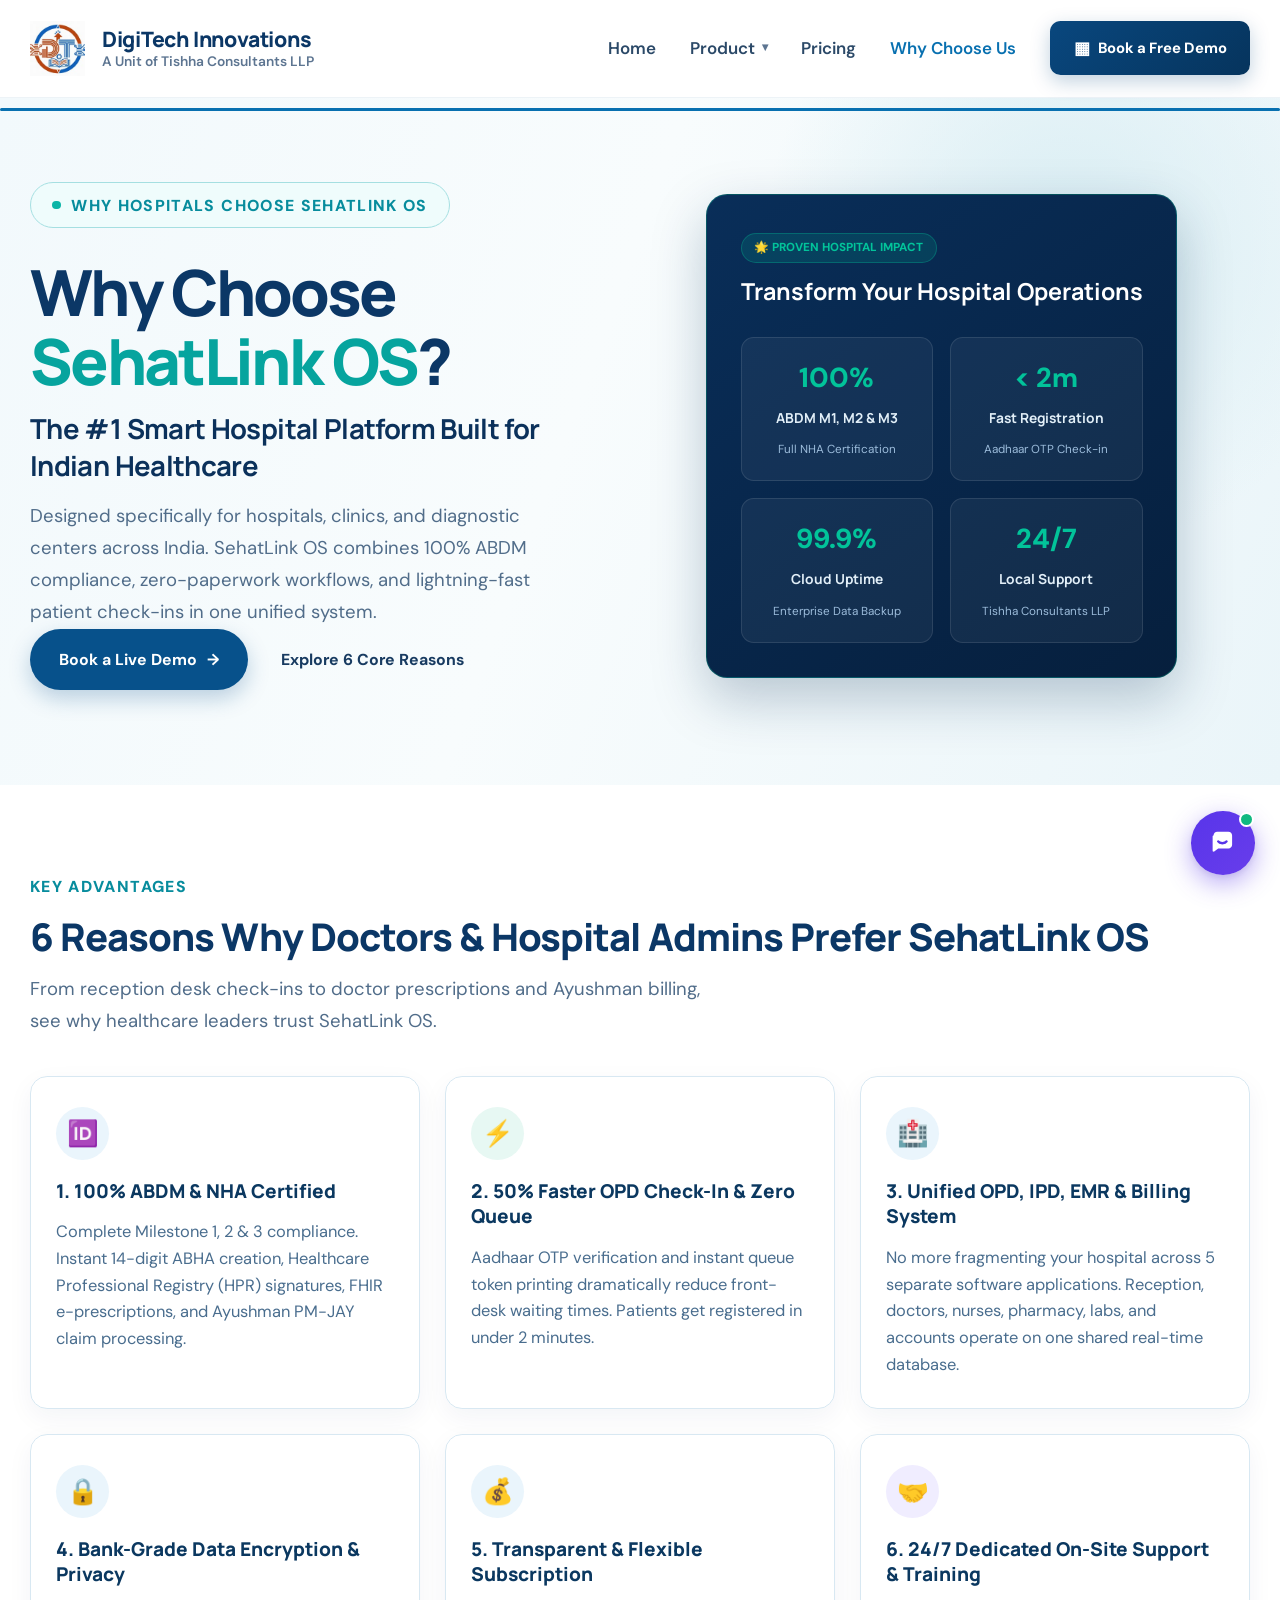
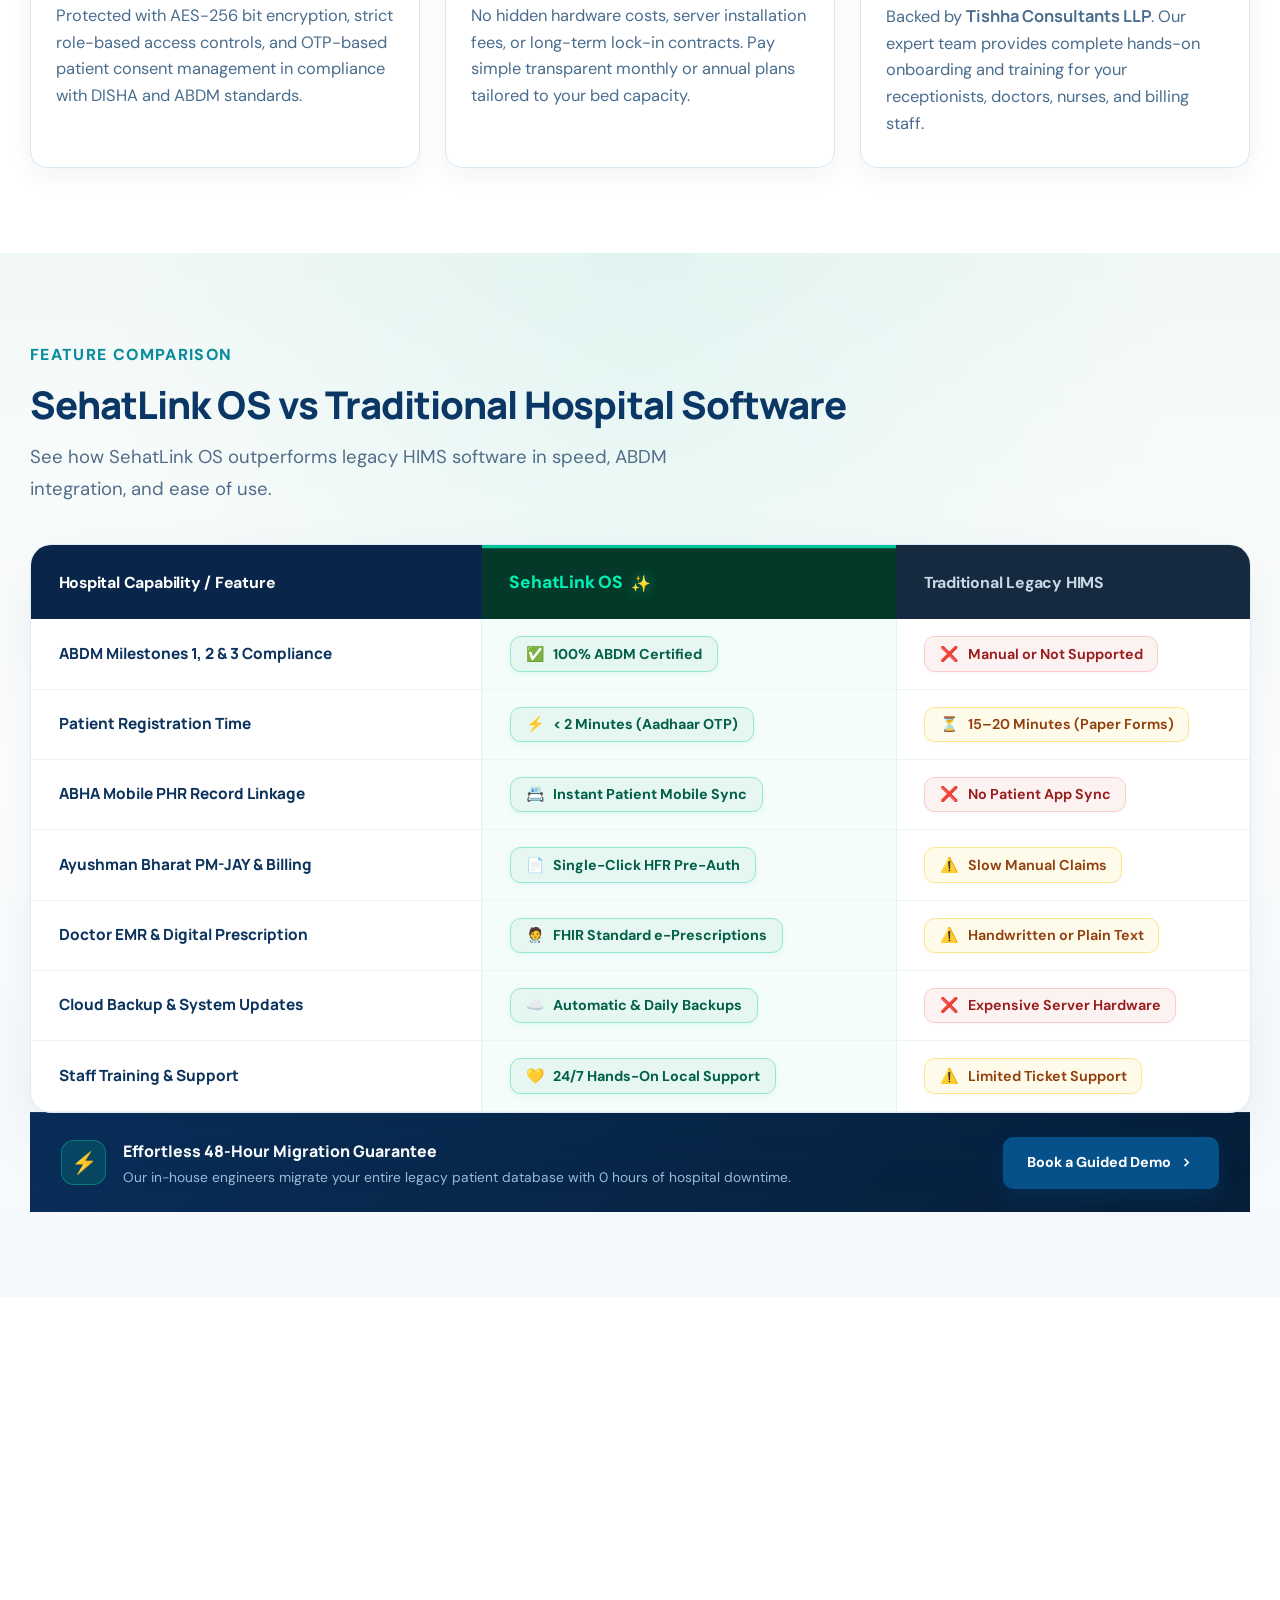
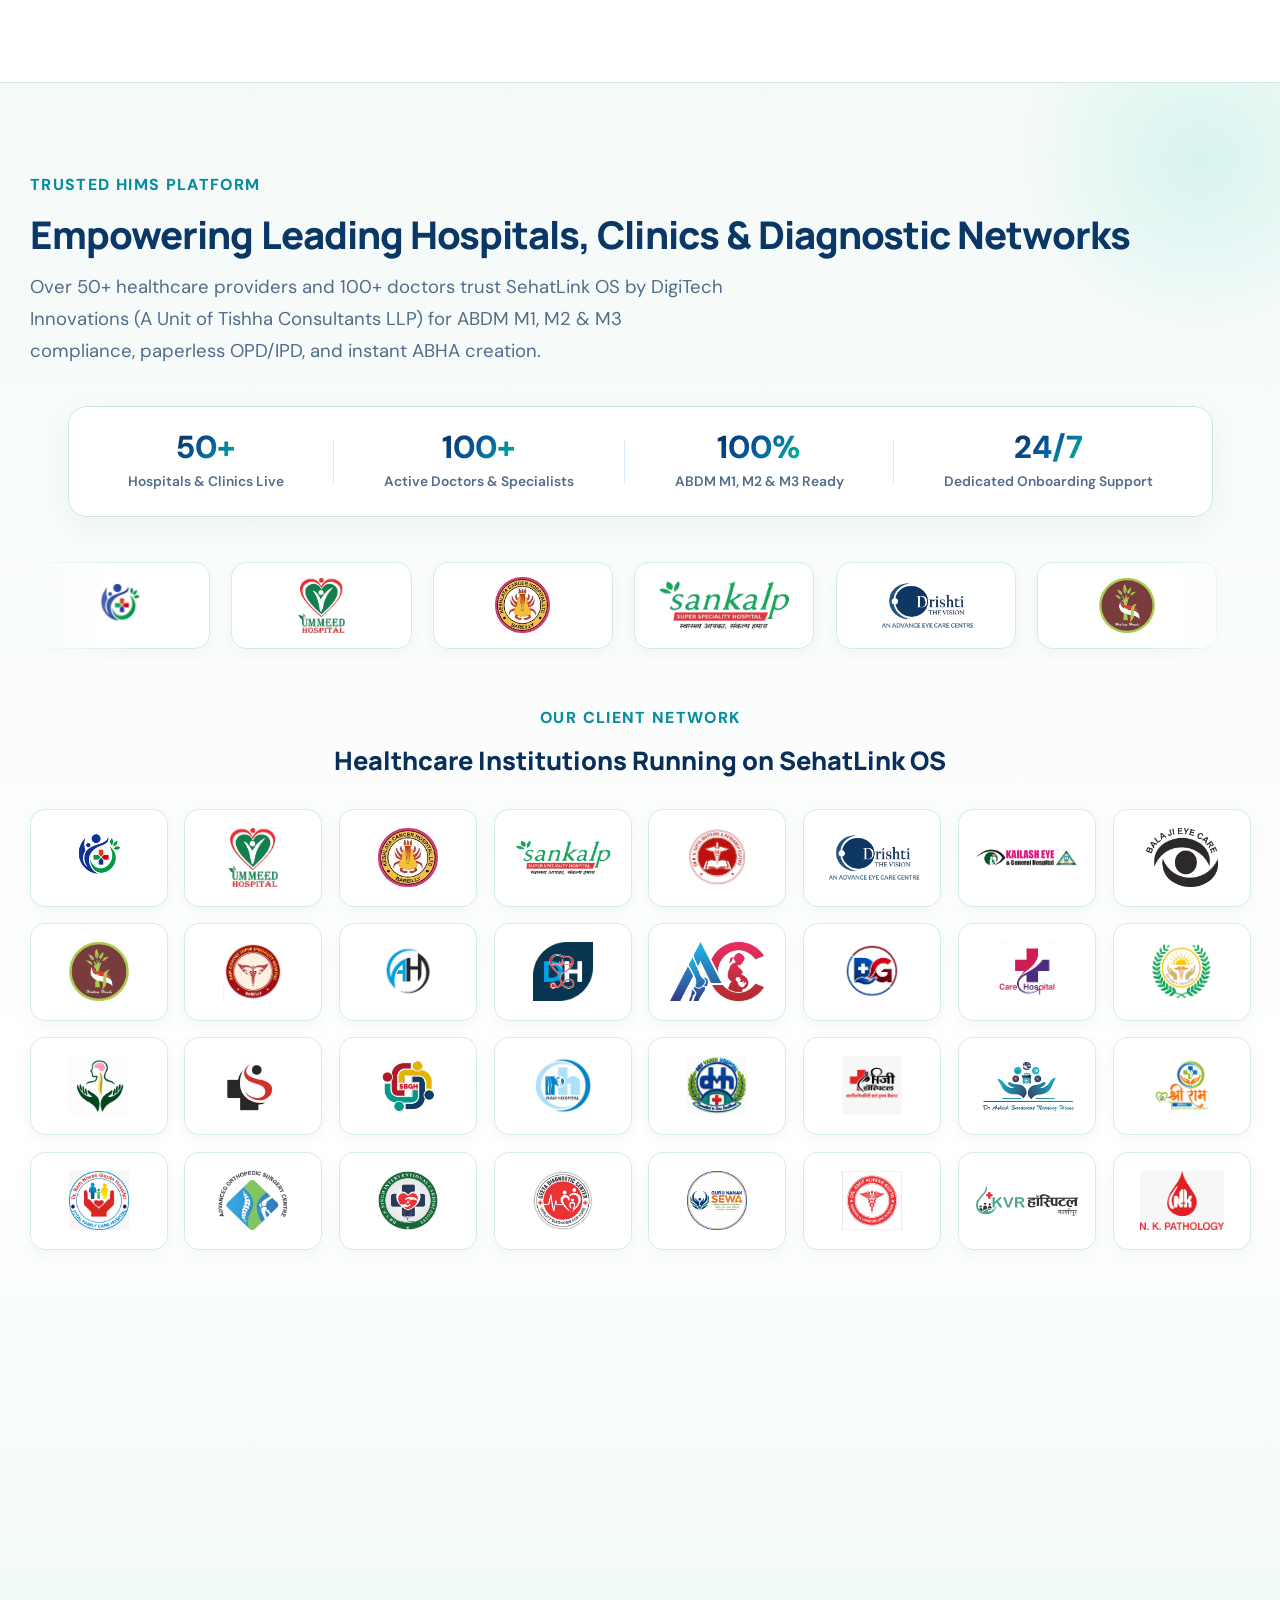
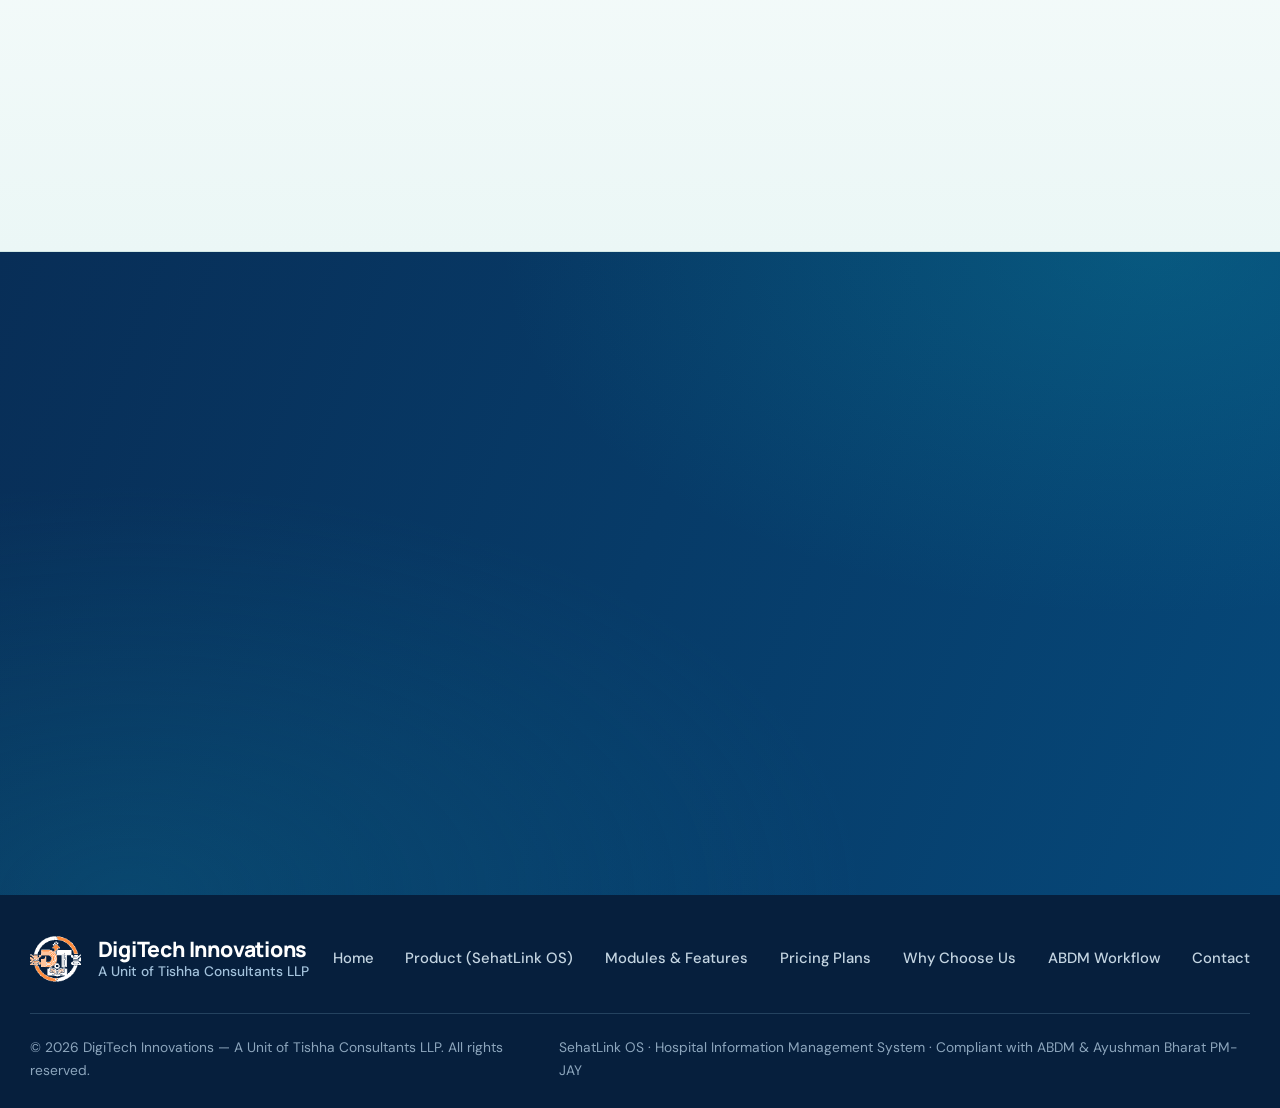
<file: why-choose-us.html>
<!doctype html>
<html lang="en">
  <head>
    <meta charset="UTF-8" />
    <meta name="viewport" content="width=device-width, initial-scale=1.0" />
    <title>
      Why Choose SehatLink OS | Smart Hospital Information System & ABDM
      Software
    </title>
    <meta
      name="description"
      content="Discover why hospitals, clinics, and doctors choose SehatLink OS. 100% ABDM M1, M2 & M3 compliant, paperless OPD/IPD workflows, 50% faster patient check-ins, and 24/7 dedicated support."
    />
    <!-- Google Fonts -->
    <link rel="preconnect" href="https://fonts.googleapis.com" />
    <link rel="preconnect" href="https://fonts.gstatic.com" crossorigin />
    <link
      href="https://fonts.googleapis.com/css2?family=DM+Sans:wght@400;500;700&family=Manrope:wght@600;700;800&display=swap"
      rel="stylesheet"
    />
    <link rel="stylesheet" href="styles.css" />
  </head>
  <body>
    <!-- Dynamic Header loaded from header.html -->
    <div id="site-header-container"></div>

    <main>
      <!-- Why Choose Us Hero Section -->
      <section class="hero why-hero" id="why-overview">
        <div class="hero-glow"></div>
        <div class="container hero-grid">
          <div class="hero-copy reveal-left">
            <span class="eyebrow"
              ><i></i> WHY HOSPITALS CHOOSE SEHATLINK OS</span
            >
            <h1>Why Choose <em>SehatLink OS</em>?</h1>
            <h2>The #1 Smart Hospital Platform Built for Indian Healthcare</h2>
            <p>
              Designed specifically for hospitals, clinics, and diagnostic
              centers across India. SehatLink OS combines 100% ABDM compliance,
              zero-paperwork workflows, and lightning-fast patient check-ins in
              one unified system.
            </p>
            <div class="hero-cta-group">
              <a href="#contact" class="btn btn-primary"
                >Book a Live Demo <span class="arrow">→</span></a
              >
              <a href="#reasons" class="btn btn-secondary"
                >Explore 6 Core Reasons</a
              >
            </div>
          </div>

          <div class="hero-visual reveal-right">
            <div class="why-hero-card">
              <div class="why-card-head">
                <span class="why-badge">🌟 PROVEN HOSPITAL IMPACT</span>
                <h3>Transform Your Hospital Operations</h3>
              </div>
              <div class="why-stat-grid">
                <div class="w-stat-box">
                  <span class="w-stat-num">100%</span>
                  <strong class="w-stat-label">ABDM M1, M2 & M3</strong>
                  <small>Full NHA Certification</small>
                </div>
                <div class="w-stat-box">
                  <span class="w-stat-num">&lt; 2m</span>
                  <strong class="w-stat-label">Fast Registration</strong>
                  <small>Aadhaar OTP Check-in</small>
                </div>
                <div class="w-stat-box">
                  <span class="w-stat-num">99.9%</span>
                  <strong class="w-stat-label">Cloud Uptime</strong>
                  <small>Enterprise Data Backup</small>
                </div>
                <div class="w-stat-box">
                  <span class="w-stat-num">24/7</span>
                  <strong class="w-stat-label">Local Support</strong>
                  <small>Tishha Consultants LLP</small>
                </div>
              </div>
            </div>
          </div>
        </div>
      </section>

      <!-- 6 Core Reasons Grid Section -->
      <section class="section" id="reasons">
        <div class="container">
          <div class="section-heading text-center reveal">
            <span class="section-kicker">KEY ADVANTAGES</span>
            <h2>6 Reasons Why Doctors & Hospital Admins Prefer SehatLink OS</h2>
            <p>
              From reception desk check-ins to doctor prescriptions and Ayushman
              billing, see why healthcare leaders trust SehatLink OS.
            </p>
          </div>

          <div class="feature-grid reasons-grid">
            <div class="feature-card reveal-left">
              <div class="feature-icon green">🆔</div>
              <h3>1. 100% ABDM & NHA Certified</h3>
              <p>
                Complete Milestone 1, 2 & 3 compliance. Instant 14-digit ABHA
                creation, Healthcare Professional Registry (HPR) signatures,
                FHIR e-prescriptions, and Ayushman PM-JAY claim processing.
              </p>
            </div>

            <div class="feature-card reveal">
              <div class="feature-icon teal">⚡</div>
              <h3>2. 50% Faster OPD Check-In & Zero Queue</h3>
              <p>
                Aadhaar OTP verification and instant queue token printing
                dramatically reduce front-desk waiting times. Patients get
                registered in under 2 minutes.
              </p>
            </div>

            <div class="feature-card reveal-right">
              <div class="feature-icon blue">🏥</div>
              <h3>3. Unified OPD, IPD, EMR & Billing System</h3>
              <p>
                No more fragmenting your hospital across 5 separate software
                applications. Reception, doctors, nurses, pharmacy, labs, and
                accounts operate on one shared real-time database.
              </p>
            </div>

            <div class="feature-card reveal-left">
              <div class="feature-icon purple">🔒</div>
              <h3>4. Bank-Grade Data Encryption & Privacy</h3>
              <p>
                Protected with AES-256 bit encryption, strict role-based access
                controls, and OTP-based patient consent management in compliance
                with DISHA and ABDM standards.
              </p>
            </div>

            <div class="feature-card reveal">
              <div class="feature-icon orange">💰</div>
              <h3>5. Transparent & Flexible Subscription</h3>
              <p>
                No hidden hardware costs, server installation fees, or long-term
                lock-in contracts. Pay simple transparent monthly or annual
                plans tailored to your bed capacity.
              </p>
            </div>

            <div class="feature-card reveal-right">
              <div class="feature-icon violet">🤝</div>
              <h3>6. 24/7 Dedicated On-Site Support & Training</h3>
              <p>
                Backed by <strong>Tishha Consultants LLP</strong>. Our expert
                team provides complete hands-on onboarding and training for your
                receptionists, doctors, nurses, and billing staff.
              </p>
            </div>
          </div>
        </div>
      </section>

      <!-- Side-by-Side Comparison Matrix -->
      <section class="section comparison-section" id="comparison">
        <div class="container">
          <div class="section-heading text-center reveal">
            <span class="section-kicker">FEATURE COMPARISON</span>
            <h2>SehatLink OS vs Traditional Hospital Software</h2>
            <p>
              See how SehatLink OS outperforms legacy HIMS software in speed,
              ABDM integration, and ease of use.
            </p>
          </div>

          <div class="comparison-table-wrapper reveal-zoom">
                      <table class="comparison-table">
                <thead>
                  <tr>
                    <th class="col-feature-head">
                      <span>Hospital Capability / Feature</span>
                    </th>
                    <th class="col-sehatlink-head">
                      <div class="sehatlink-head-content">
                        <span>SehatLink OS</span>
                        <span class="head-sparkle">✨</span>
                      </div>
                    </th>
                    <th class="col-traditional-head">
                      <span>Traditional Legacy HIMS</span>
                    </th>
                  </tr>
                </thead>
                <tbody>
                  <!-- Row 1: ABDM Compliance -->
                  <tr>
                    <td class="col-feature">
                      <strong>ABDM Milestones 1, 2 & 3 Compliance</strong>
                    </td>
                    <td class="col-sehatlink">
                      <div class="comp-pill comp-pill-pro">
                        <span class="pill-icon">✅</span>
                        <span class="pill-text">100% ABDM Certified</span>
                      </div>
                    </td>
                    <td class="col-traditional">
                      <div class="comp-pill comp-pill-danger">
                        <span class="pill-icon">❌</span>
                        <span class="pill-text">Manual or Not Supported</span>
                      </div>
                    </td>
                  </tr>

                  <!-- Row 2: Patient Registration Time -->
                  <tr>
                    <td class="col-feature">
                      <strong>Patient Registration Time</strong>
                    </td>
                    <td class="col-sehatlink">
                      <div class="comp-pill comp-pill-pro">
                        <span class="pill-icon">⚡</span>
                        <span class="pill-text">&lt; 2 Minutes (Aadhaar OTP)</span>
                      </div>
                    </td>
                    <td class="col-traditional">
                      <div class="comp-pill comp-pill-warning">
                        <span class="pill-icon">⏳</span>
                        <span class="pill-text">15–20 Minutes (Paper Forms)</span>
                      </div>
                    </td>
                  </tr>

                  <!-- Row 3: ABHA Mobile PHR Record Linkage -->
                  <tr>
                    <td class="col-feature">
                      <strong>ABHA Mobile PHR Record Linkage</strong>
                    </td>
                    <td class="col-sehatlink">
                      <div class="comp-pill comp-pill-pro">
                        <span class="pill-icon">📇</span>
                        <span class="pill-text">Instant Patient Mobile Sync</span>
                      </div>
                    </td>
                    <td class="col-traditional">
                      <div class="comp-pill comp-pill-danger">
                        <span class="pill-icon">❌</span>
                        <span class="pill-text">No Patient App Sync</span>
                      </div>
                    </td>
                  </tr>

                  <!-- Row 4: Ayushman Bharat PM-JAY & Billing -->
                  <tr>
                    <td class="col-feature">
                      <strong>Ayushman Bharat PM-JAY & Billing</strong>
                    </td>
                    <td class="col-sehatlink">
                      <div class="comp-pill comp-pill-pro">
                        <span class="pill-icon">📄</span>
                        <span class="pill-text">Single-Click HFR Pre-Auth</span>
                      </div>
                    </td>
                    <td class="col-traditional">
                      <div class="comp-pill comp-pill-warning">
                        <span class="pill-icon">⚠️</span>
                        <span class="pill-text">Slow Manual Claims</span>
                      </div>
                    </td>
                  </tr>

                  <!-- Row 5: Doctor EMR & Digital Prescription -->
                  <tr>
                    <td class="col-feature">
                      <strong>Doctor EMR & Digital Prescription</strong>
                    </td>
                    <td class="col-sehatlink">
                      <div class="comp-pill comp-pill-pro">
                        <span class="pill-icon">🧑‍⚕️</span>
                        <span class="pill-text">FHIR Standard e-Prescriptions</span>
                      </div>
                    </td>
                    <td class="col-traditional">
                      <div class="comp-pill comp-pill-warning">
                        <span class="pill-icon">⚠️</span>
                        <span class="pill-text">Handwritten or Plain Text</span>
                      </div>
                    </td>
                  </tr>

                  <!-- Row 6: Cloud Backup & System Updates -->
                  <tr>
                    <td class="col-feature">
                      <strong>Cloud Backup & System Updates</strong>
                    </td>
                    <td class="col-sehatlink">
                      <div class="comp-pill comp-pill-pro">
                        <span class="pill-icon">☁️</span>
                        <span class="pill-text">Automatic & Daily Backups</span>
                      </div>
                    </td>
                    <td class="col-traditional">
                      <div class="comp-pill comp-pill-danger">
                        <span class="pill-icon">❌</span>
                        <span class="pill-text">Expensive Server Hardware</span>
                      </div>
                    </td>
                  </tr>

                  <!-- Row 7: Staff Training & Support -->
                  <tr>
                    <td class="col-feature">
                      <strong>Staff Training & Support</strong>
                    </td>
                    <td class="col-sehatlink">
                      <div class="comp-pill comp-pill-pro">
                        <span class="pill-icon">💛</span>
                        <span class="pill-text">24/7 Hands-On Local Support</span>
                      </div>
                    </td>
                    <td class="col-traditional">
                      <div class="comp-pill comp-pill-warning">
                        <span class="pill-icon">⚠️</span>
                        <span class="pill-text">Limited Ticket Support</span>
                      </div>
                    </td>
                  </tr>
                </tbody>
              </table>
            </div>

            <!-- Comparison Table Footer Strip -->
            <div class="comp-footer-banner">
              <div class="comp-footer-copy">
                <span class="fast-bolt">⚡</span>
                <div>
                  <strong>Effortless 48-Hour Migration Guarantee</strong>
                  <p>Our in-house engineers migrate your entire legacy patient database with 0 hours of hospital downtime.</p>
                </div>
              </div>
              <a href="index.html#demo" class="btn btn-primary comp-footer-btn">
                <span>Book a Guided Demo</span>
                <svg width="14" height="14" viewBox="0 0 24 24" fill="none" stroke="currentColor" stroke-width="2.5"><polyline points="9 18 15 12 9 6"></polyline></svg>
              </a>
            </div>
          </div>
        </div>
      </section>

      <!-- Hospital Success Impact Section -->
      <section class="trust-section" id="impact">
        <div class="container">
          <div class="trust-inner reveal-zoom">
            <div class="trust-copy">
              <span class="trust-pill"><i class="pulse-emerald"></i> MEASURABLE HEALTHCARE ROI</span>
              <h3>Measurable Impact for Your Facility</h3>
              <p>
                Real operational performance gains and cost reductions reported by hospitals and clinics after switching to SehatLink OS.
              </p>
            </div>
            <div class="trust-stats-grid">
              <div class="trust-stat-card">
                <div class="stat-icon-wrap teal">
                  <svg width="22" height="22" viewBox="0 0 24 24" fill="none" stroke="currentColor" stroke-width="2.2" stroke-linecap="round" stroke-linejoin="round"><circle cx="12" cy="12" r="10"></circle><polyline points="12 6 12 12 16 14"></polyline></svg>
                </div>
                <div class="stat-num-val">80%</div>
                <b>Faster OPD Queue</b>
                <small>Reduced patient waiting time & automated tokens</small>
              </div>
              <div class="trust-stat-card">
                <div class="stat-icon-wrap emerald">
                  <svg width="22" height="22" viewBox="0 0 24 24" fill="none" stroke="currentColor" stroke-width="2.2" stroke-linecap="round" stroke-linejoin="round"><path d="M12 22s8-4 8-10V5l-8-3-8 3v7c0 6 8 10 8 10z"></path><polyline points="9 12 11 14 15 10"></polyline></svg>
                </div>
                <div class="stat-num-val">100%</div>
                <b>ABDM Compliant</b>
                <small>NHA M1, M2 & M3 milestones certified</small>
              </div>
              <div class="trust-stat-card">
                <div class="stat-icon-wrap amber">
                  <svg width="22" height="22" viewBox="0 0 24 24" fill="none" stroke="currentColor" stroke-width="2.2" stroke-linecap="round" stroke-linejoin="round"><polygon points="13 2 3 14 12 14 11 22 21 10 12 10 13 2"></polygon></svg>
                </div>
                <div class="stat-num-val">3x</div>
                <b>Billing Clearance</b>
                <small>Faster counter checkout & PM-JAY pre-auth</small>
              </div>
              <div class="trust-stat-card">
                <div class="stat-icon-wrap blue">
                  <svg width="22" height="22" viewBox="0 0 24 24" fill="none" stroke="currentColor" stroke-width="2.2" stroke-linecap="round" stroke-linejoin="round"><path d="M14 2H6a2 2 0 0 0-2 2v16a2 2 0 0 0 2 2h12a2 2 0 0 0 2-2V8z"></path><polyline points="14 2 14 8 20 8"></polyline><line x1="16" y1="13" x2="8" y2="13"></line><line x1="16" y1="17" x2="8" y2="17"></line><polyline points="10 9 9 9 8 9"></polyline></svg>
                </div>
                <div class="stat-num-val">Zero</div>
                <b>Paper Loss</b>
                <small>100% encrypted digital EMR & audit records</small>
              </div>
            </div>
          </div>
        </div>
      </section>

      <!-- Client Hospitals & Healthcare Partners Section -->
      <section class="section clients-section" id="clients">
        <div class="container">
          <div class="section-heading text-center reveal">
            <span class="section-kicker">TRUSTED HIMS PLATFORM</span>
            <h2>Empowering Leading Hospitals, Clinics & Diagnostic Networks</h2>
            <p>
              Over 50+ healthcare providers and 100+ doctors trust SehatLink OS
              by DigiTech Innovations (A Unit of Tishha Consultants LLP) for
              ABDM M1, M2 & M3 compliance, paperless OPD/IPD, and instant ABHA
              creation.
            </p>
          </div>

          <!-- Client Impact Stats Strip -->
          <div class="client-stats-strip reveal">
            <div class="client-stat-item">
              <span class="c-stat-number">50+</span>
              <span class="c-stat-label">Hospitals & Clinics Live</span>
            </div>
            <div class="client-stat-divider"></div>
            <div class="client-stat-item">
              <span class="c-stat-number">100+</span>
              <span class="c-stat-label">Active Doctors & Specialists</span>
            </div>
            <div class="client-stat-divider"></div>
            <div class="client-stat-item">
              <span class="c-stat-number">100%</span>
              <span class="c-stat-label">ABDM M1, M2 & M3 Ready</span>
            </div>
            <div class="client-stat-divider"></div>
            <div class="client-stat-item">
              <span class="c-stat-number">24/7</span>
              <span class="c-stat-label">Dedicated Onboarding Support</span>
            </div>
          </div>

          <!-- Infinite Scrolling Logo Marquee Banner -->
          <div class="client-marquee-container reveal">
            <div class="client-marquee-track">
              <!-- Set 1 -->
              <div class="client-marquee-item"><img src="assets/clients/pragati-neolife-logo.webp" alt="Pragati Neolife Hospital" loading="lazy" /></div>
              <div class="client-marquee-item"><img src="assets/clients/ummeed-hospital-and-critical-care-bareilly-usplueezeg.jpg" alt="Ummeed Hospital" loading="lazy" /></div>
              <div class="client-marquee-item"><img src="assets/clients/ksn-3.webp" alt="KSN Healthcare" loading="lazy" /></div>
              <div class="client-marquee-item"><img src="assets/clients/logo.webp" alt="Healthcare Partner Clinic" loading="lazy" /></div>
              <div class="client-marquee-item"><img src="assets/clients/main_logo.png" alt="Multispeciality Hospital" loading="lazy" /></div>
              <div class="client-marquee-item"><img src="assets/clients/main_logo_1.png" alt="Medical Care" loading="lazy" /></div>
              <div class="client-marquee-item"><img src="assets/clients/main_logo_1 (3).png" alt="CarePlus Speciality" loading="lazy" /></div>
              <div class="client-marquee-item"><img src="assets/clients/main_logo_1 (7).png" alt="PrimeCare Hospital" loading="lazy" /></div>
              <div class="client-marquee-item"><img src="assets/clients/WhatsApp Image 2026-09-21 at 2.08.11 PM.jpeg" alt="Healing Hands Hospital" loading="lazy" /></div>
              <div class="client-marquee-item"><img src="assets/clients/WhatsApp Image 2026-09-22 at 10.12.39 AM.jpeg" alt="Aarogya Clinic" loading="lazy" /></div>
              <div class="client-marquee-item"><img src="assets/clients/WhatsApp Image 2026-09-22 at 10.12.46 AM.jpeg" alt="Avadh Hospital" loading="lazy" /></div>
              <div class="client-marquee-item"><img src="assets/clients/WhatsApp Image 2026-09-22 at 10.12.48 AM.jpeg" alt="Galaxy Care Hospital" loading="lazy" /></div>
              <div class="client-marquee-item"><img src="assets/clients/WhatsApp Image 2026-09-22 at 10.12.50 AM.jpeg" alt="Shanti Wellness" loading="lazy" /></div>
              <div class="client-marquee-item"><img src="assets/clients/WhatsApp Image 2026-09-22 at 11.40.55 AM.jpeg" alt="MedCity Hospital" loading="lazy" /></div>
              <div class="client-marquee-item"><img src="assets/clients/WhatsApp Image 2026-09-22 at 11.53.19 AM.jpeg" alt="Star General Hospital" loading="lazy" /></div>
              <div class="client-marquee-item"><img src="assets/clients/505091470_122098833626903058_5544643595197008678_n.jpg" alt="Chaitanya Hospital" loading="lazy" /></div>
              <!-- Set 2 (Seamless loop) -->
              <div class="client-marquee-item"><img src="assets/clients/pragati-neolife-logo.webp" alt="Pragati Neolife Hospital" loading="lazy" /></div>
              <div class="client-marquee-item"><img src="assets/clients/ummeed-hospital-and-critical-care-bareilly-usplueezeg.jpg" alt="Ummeed Hospital" loading="lazy" /></div>
              <div class="client-marquee-item"><img src="assets/clients/ksn-3.webp" alt="KSN Healthcare" loading="lazy" /></div>
              <div class="client-marquee-item"><img src="assets/clients/logo.webp" alt="Healthcare Partner Clinic" loading="lazy" /></div>
              <div class="client-marquee-item"><img src="assets/clients/main_logo.png" alt="Multispeciality Hospital" loading="lazy" /></div>
              <div class="client-marquee-item"><img src="assets/clients/main_logo_1.png" alt="Medical Care" loading="lazy" /></div>
              <div class="client-marquee-item"><img src="assets/clients/main_logo_1 (3).png" alt="CarePlus Speciality" loading="lazy" /></div>
              <div class="client-marquee-item"><img src="assets/clients/main_logo_1 (7).png" alt="PrimeCare Hospital" loading="lazy" /></div>
              <div class="client-marquee-item"><img src="assets/clients/WhatsApp Image 2026-09-21 at 2.08.11 PM.jpeg" alt="Healing Hands Hospital" loading="lazy" /></div>
              <div class="client-marquee-item"><img src="assets/clients/WhatsApp Image 2026-09-22 at 10.12.39 AM.jpeg" alt="Aarogya Clinic" loading="lazy" /></div>
              <div class="client-marquee-item"><img src="assets/clients/WhatsApp Image 2026-09-22 at 10.12.46 AM.jpeg" alt="Avadh Hospital" loading="lazy" /></div>
              <div class="client-marquee-item"><img src="assets/clients/WhatsApp Image 2026-09-22 at 10.12.48 AM.jpeg" alt="Galaxy Care Hospital" loading="lazy" /></div>
              <div class="client-marquee-item"><img src="assets/clients/WhatsApp Image 2026-09-22 at 10.12.50 AM.jpeg" alt="Shanti Wellness" loading="lazy" /></div>
              <div class="client-marquee-item"><img src="assets/clients/WhatsApp Image 2026-09-22 at 11.40.55 AM.jpeg" alt="MedCity Hospital" loading="lazy" /></div>
              <div class="client-marquee-item"><img src="assets/clients/WhatsApp Image 2026-09-22 at 11.53.19 AM.jpeg" alt="Star General Hospital" loading="lazy" /></div>
              <div class="client-marquee-item"><img src="assets/clients/505091470_122098833626903058_5544643595197008678_n.jpg" alt="Chaitanya Hospital" loading="lazy" /></div>
            </div>
          </div>

          <!-- All 32 Client Hospital & Clinic Logos Showcase Grid -->
          <div class="client-showcase-heading reveal">
            <span class="section-kicker">OUR CLIENT NETWORK</span>
            <h3>Healthcare Institutions Running on SehatLink OS</h3>
          </div>

          <div class="client-logos-grid">
            <div class="client-logo-card reveal delay-1">
              <img src="assets/clients/pragati-neolife-logo.webp" alt="Pragati Neolife Hospital" loading="lazy" />
            </div>
            <div class="client-logo-card reveal delay-2">
              <img src="assets/clients/ummeed-hospital-and-critical-care-bareilly-usplueezeg.jpg" alt="Ummeed Hospital & Critical Care Bareilly" loading="lazy" />
            </div>
            <div class="client-logo-card reveal delay-3">
              <img src="assets/clients/ksn-3.webp" alt="KSN Healthcare" loading="lazy" />
            </div>
            <div class="client-logo-card reveal delay-4">
              <img src="assets/clients/logo.webp" alt="Healthcare Partner Clinic" loading="lazy" />
            </div>
            <div class="client-logo-card reveal delay-5">
              <img src="assets/clients/logo (1).webp" alt="Hospital & Diagnostics Partner" loading="lazy" />
            </div>
            <div class="client-logo-card reveal delay-6">
              <img src="assets/clients/main_logo.png" alt="Multispeciality Hospital Partner" loading="lazy" />
            </div>
            <div class="client-logo-card reveal delay-1">
              <img src="assets/clients/main_logo.webp" alt="SehatLink Partner Clinic" loading="lazy" />
            </div>
            <div class="client-logo-card reveal delay-2">
              <img src="assets/clients/main_logo (1).webp" alt="Diagnostic & Healthcare Network" loading="lazy" />
            </div>
            <div class="client-logo-card reveal delay-3">
              <img src="assets/clients/main_logo_1.png" alt="Apex Medical Care Partner" loading="lazy" />
            </div>
            <div class="client-logo-card reveal delay-4">
              <img src="assets/clients/main_logo_1.webp" alt="Lifeline Hospital & Trauma Center" loading="lazy" />
            </div>
            <div class="client-logo-card reveal delay-5">
              <img src="assets/clients/main_logo_1 (1).png" alt="HealthLink Polyclinic & Diagnostics" loading="lazy" />
            </div>
            <div class="client-logo-card reveal delay-6">
              <img src="assets/clients/main_logo_1 (2).png" alt="Ayush Integrated Hospital Partner" loading="lazy" />
            </div>
            <div class="client-logo-card reveal delay-1">
              <img src="assets/clients/main_logo_1 (3).png" alt="CarePlus Speciality Center" loading="lazy" />
            </div>
            <div class="client-logo-card reveal delay-2">
              <img src="assets/clients/main_logo_1 (4).png" alt="Sanjeevani Clinic Network" loading="lazy" />
            </div>
            <div class="client-logo-card reveal delay-3">
              <img src="assets/clients/main_logo_1 (5).png" alt="Metro Heart & Surgical Hospital" loading="lazy" />
            </div>
            <div class="client-logo-card reveal delay-4">
              <img src="assets/clients/main_logo_1 (6).png" alt="Global Healthcare & Research Center" loading="lazy" />
            </div>
            <div class="client-logo-card reveal delay-5">
              <img src="assets/clients/main_logo_1 (7).png" alt="PrimeCare Hospital & Maternity Home" loading="lazy" />
            </div>
            <div class="client-logo-card reveal delay-6">
              <img src="assets/clients/302113307_100111026195410_3437282342799036026_n.jpg" alt="Surya Multispeciality Hospital" loading="lazy" />
            </div>
            <div class="client-logo-card reveal delay-1">
              <img src="assets/clients/484875709_122117200622756459_1925100253957960975_n.jpg" alt="Venkateshwar Health Center" loading="lazy" />
            </div>
            <div class="client-logo-card reveal delay-2">
              <img src="assets/clients/505091470_122098833626903058_5544643595197008678_n.jpg" alt="Chaitanya Hospital & Critical Care" loading="lazy" />
            </div>
            <div class="client-logo-card reveal delay-3">
              <img src="assets/clients/689350484_17880882675574839_2851666890790331611_n.jpg" alt="Navjeevan Medicare & Diagnostic Lab" loading="lazy" />
            </div>
            <div class="client-logo-card reveal delay-4">
              <img src="assets/clients/WhatsApp Image 2026-09-21 at 2.08.11 PM.jpeg" alt="Healing Hands Super Speciality Hospital" loading="lazy" />
            </div>
            <div class="client-logo-card reveal delay-5">
              <img src="assets/clients/WhatsApp Image 2026-09-22 at 10.12.39 AM.jpeg" alt="Aarogya Hospital & Surgical Clinic" loading="lazy" />
            </div>
            <div class="client-logo-card reveal delay-6">
              <img src="assets/clients/WhatsApp Image 2026-09-22 at 10.12.41 AM.jpeg" alt="Shree Ram Child & Maternity Center" loading="lazy" />
            </div>
            <div class="client-logo-card reveal delay-1">
              <img src="assets/clients/WhatsApp Image 2026-09-22 at 10.12.43 AM.jpeg" alt="Dhanvantari Medical & Trauma Center" loading="lazy" />
            </div>
            <div class="client-logo-card reveal delay-2">
              <img src="assets/clients/WhatsApp Image 2026-09-22 at 10.12.46 AM.jpeg" alt="Avadh Multispeciality Hospital" loading="lazy" />
            </div>
            <div class="client-logo-card reveal delay-3">
              <img src="assets/clients/WhatsApp Image 2026-09-22 at 10.12.48 AM.jpeg" alt="Galaxy Care Hospital & Scan Center" loading="lazy" />
            </div>
            <div class="client-logo-card reveal delay-4">
              <img src="assets/clients/WhatsApp Image 2026-09-22 at 10.12.50 AM.jpeg" alt="Shanti Wellness & Diagnostic Network" loading="lazy" />
            </div>
            <div class="client-logo-card reveal delay-5">
              <img src="assets/clients/WhatsApp Image 2026-09-22 at 10.12.51 AM.jpeg" alt="Heritage Hospital & Research Institute" loading="lazy" />
            </div>
            <div class="client-logo-card reveal delay-6">
              <img src="assets/clients/WhatsApp Image 2026-09-22 at 10.12.52 AM.jpeg" alt="Shri Krishna Speciality Hospital" loading="lazy" />
            </div>
            <div class="client-logo-card reveal delay-1">
              <img src="assets/clients/WhatsApp Image 2026-09-22 at 11.40.55 AM.jpeg" alt="MedCity Hospital & Dialysis Center" loading="lazy" />
            </div>
            <div class="client-logo-card reveal delay-2">
              <img src="assets/clients/WhatsApp Image 2026-09-22 at 11.53.19 AM.jpeg" alt="Star Children & General Hospital" loading="lazy" />
            </div>
          </div>

          <!-- Doctor & Hospital Testimonials Grid -->
          <div class="client-testimonials-heading reveal">
            <span class="section-kicker">WHAT DOCTORS SAY</span>
            <h3>Trusted by Healthcare Directors & Medical Specialists</h3>
          </div>

          <div class="client-testimonials-grid">
            <div class="testimonial-card reveal-left delay-1">
              <div class="t-rating">★★★★★</div>
              <p class="t-quote">
                "SehatLink OS reduced our front-desk patient registration time
                from 15 minutes to under 2 minutes. The instant ABHA card
                creation and ABDM M1/M2 compliance was completely seamless for
                our hospital!"
              </p>
              <div class="t-author">
                <div class="t-avatar">RS</div>
                <div class="t-meta">
                  <strong>Dr. Rajesh V. Sharma</strong>
                  <small
                    >Medical Director, Apex Super Speciality Hospital</small
                  >
                </div>
              </div>
            </div>

            <div class="testimonial-card reveal delay-2">
              <div class="t-rating">★★★★★</div>
              <p class="t-quote">
                "Writing FHIR e-prescriptions and linking lab reports directly
                with patient health records saved our doctors over 2 hours every
                single day. Highly recommended for modern polyclinics."
              </p>
              <div class="t-author">
                <div class="t-avatar">AM</div>
                <div class="t-meta">
                  <strong>Dr. Ananya Mukherjee</strong>
                  <small>Senior Consultant, CarePlus Heart Institute</small>
                </div>
              </div>
            </div>

            <div class="testimonial-card reveal-right delay-3">
              <div class="t-rating">★★★★★</div>
              <p class="t-quote">
                "Ayushman Bharat PM-JAY claim settlement and billing automation
                became super fast with SehatLink OS. The DigiTech Innovations
                team provided 24/7 technical onboarding support."
              </p>
              <div class="t-author">
                <div class="t-avatar">VV</div>
                <div class="t-meta">
                  <strong>Vikramaditya Verma</strong>
                  <small>Chief Operations Officer, Sanjeevani Group</small>
                </div>
              </div>
            </div>
          </div>
        </div>
      </section>

      <!-- Contact / Demo Section -->
      <section class="contact-section" id="contact">
        <div class="container contact-grid">
          <div class="contact-copy reveal-left">
            <span class="section-kicker">GET STARTED TODAY</span>
            <h2>Ready to Upgrade Your Hospital to SehatLink OS?</h2>
            <p>
              Experience how SehatLink OS can streamline patient registration,
              OPD/IPD care, and ABDM compliance in a personalized live demo.
            </p>
            <div class="contact-points">
              <div>✓ Free 30-Minute Live Demo & Walkthrough</div>
              <div>✓ Custom Onboarding Plan for Your Hospital</div>
              <div>✓ Full ABDM Integration Guidance</div>
            </div>
          </div>

          <div class="demo-form reveal-right">
            <h3>Book a Free Live Demo</h3>
            <p>
              Fill out the form below and our healthcare IT team will contact
              you promptly.
            </p>
            <form id="demoForm">
              <div class="form-row">
                <div class="field">
                  <label for="name">Your Full Name *</label>
                  <input
                    type="text"
                    id="name"
                    name="name"
                    placeholder="Dr. Rahul Sharma"
                    required
                  />
                </div>
                <div class="field">
                  <label for="phone">Mobile Number *</label>
                  <input
                    type="tel"
                    id="phone"
                    name="phone"
                    placeholder="+91 98765 43210"
                    required
                  />
                </div>
              </div>
              <div class="form-row">
                <div class="field">
                  <label for="facility">Hospital / Clinic Name *</label>
                  <input
                    type="text"
                    id="facility"
                    name="facility"
                    placeholder="City Super Speciality Hospital"
                    required
                  />
                </div>
                <div class="field">
                  <label for="email">Work Email</label>
                  <input
                    type="email"
                    id="email"
                    name="email"
                    placeholder="doctor@hospital.com"
                  />
                </div>
              </div>
              <button type="submit" class="btn btn-primary form-submit">
                Request Demo Now <span class="arrow">→</span>
              </button>
              <small class="form-note"
                >🔒 Your information is confidential and will only be used to
                contact you regarding the demo.</small
              >
            </form>
          </div>
        </div>
      </section>
    </main>

    <!-- Dynamic Footer loaded from footer.html -->
    <div id="site-footer-container"></div>

    <script src="script.js"></script>
  </body>
</html>
</file>
<file: styles.css>
* {
  box-sizing: border-box;
}
:root {
  --navy: #092e59;
  --blue: #075b9e;
  --teal: #02c39a;
  --emerald: #02c39a;
  --text: #183b61;
  --muted: #516d8a;
  --line: #e1edf5;
  --pale: #f2f9fc;
  --font-base: "DM Sans", -apple-system, BlinkMacSystemFont, sans-serif;
  --font-heading: "Manrope", "DM Sans", sans-serif;
}
html {
  scroll-behavior: smooth;
  scroll-padding-top: 105px;
  font-size: 16.5px;
}
body {
  margin: 0;
  font-family: var(--font-base);
  color: var(--text);
  background: #fff;
  font-size: 1.08rem;
  line-height: 1.7;
  -webkit-font-smoothing: antialiased;
}
@media (min-width: 1280px) {
  body {
    zoom: 1.06;
  }
}
p {
  font-size: 1.08rem;
  line-height: 1.7;
}
h1,
h2,
h3,
h4,
strong {
  font-family: var(--font-heading);
}
a {
  color: inherit;
  text-decoration: none;
}
.container {
  width: min(1360px, calc(100% - 56px));
  margin: auto;
}
#site-header-container,
#site-header-placeholder {
  min-height: 92px;
  display: block;
}
.site-header {
  height: 92px;
  background: rgba(255, 255, 255, 0.96);
  border-bottom: 1px solid #edf3f7;
  position: sticky;
  top: 0;
  z-index: 20;
  backdrop-filter: blur(12px);
}
.nav-wrap,
.nav-links,
.brand {
  display: flex;
  align-items: center;
}
.nav-wrap {
  height: 100%;
  justify-content: space-between;
}
.brand {
  gap: 16px;
  color: var(--navy);
}
.company-logo-badge {
  display: inline-flex;
  align-items: center;
  justify-content: center;
  background: transparent;
  padding: 0;
  border-radius: 0;
  box-shadow: none;
  border: none;
  flex-shrink: 0;
  transition: transform 0.3s ease;
}
.brand:hover .company-logo-badge {
  transform: translateY(-1px) scale(1.03);
  box-shadow: none;
}
.company-logo-img {
  height: 52px;
  width: auto;
  max-width: 180px;
  object-fit: contain;
  display: block;
}
.site-header .company-logo-img {
  mix-blend-mode: multiply;
}
.footer-logo-badge {
  background: transparent;
  border: none;
  box-shadow: none;
  padding: 0;
}
.brand-mark {
  width: 36px;
  height: 36px;
  position: relative;
  display: inline-block;
  flex-shrink: 0;
}
.brand-mark span {
  position: absolute;
  width: 15px;
  height: 15px;
  background: #0b8b9d;
  border-radius: 6px;
  transform: rotate(45deg);
}
.brand-mark span:nth-child(1) {
  top: 0;
  left: 10px;
}
.brand-mark span:nth-child(2) {
  top: 10px;
  left: 0;
  background: #0b6692;
}
.brand-mark span:nth-child(3) {
  top: 10px;
  right: 0;
  background: #15b3a5;
}
.brand-mark span:nth-child(4) {
  bottom: 0;
  left: 10px;
  background: #087e9b;
}
.brand-copy {
  display: flex;
  flex-direction: column;
  line-height: 1.25;
}
.brand-copy strong {
  font-size: 20px;
  font-weight: 800;
  color: #0b3766;
  letter-spacing: -0.2px;
}
.brand-copy small {
  font-size: 13px;
  color: #5d7591;
  font-weight: 600;
}
.nav-links {
  gap: 32px;
  font-size: 16px;
  font-weight: 600;
  color: #2b4968;
}
.nav-links > a:not(.nav-cta):hover,
.nav-links > a:not(.nav-cta).active,
.nav-dropdown-trigger:hover,
.nav-dropdown-trigger.active {
  color: #0870b0;
}
.nav-links > a:not(.nav-cta).active:after {
  content: "";
  height: 3px;
  width: 100%;
  background: #0870b0;
  position: absolute;
  bottom: -14px;
  left: 0;
  border-radius: 2px;
}

/* Header Dropdown Menu */
.nav-item-dropdown {
  position: relative;
  display: inline-flex;
  align-items: center;
}
.nav-dropdown-trigger {
  display: inline-flex;
  align-items: center;
  gap: 6px;
  cursor: pointer;
  padding: 8px 0;
  transition: color 0.2s ease;
  position: relative;
}
.dropdown-chevron {
  font-size: 11px;
  transition: transform 0.25s ease;
  display: inline-block;
  color: #5d7591;
}
.nav-item-dropdown:hover .dropdown-chevron,
.nav-item-dropdown.open .dropdown-chevron {
  transform: rotate(180deg);
  color: #0870b0;
}
.dropdown-menu {
  position: absolute;
  top: 100%;
  left: 50%;
  transform: translateX(-50%) translateY(12px);
  width: 320px;
  background: #ffffff;
  border: 1px solid #dce8f0;
  border-radius: 16px;
  box-shadow: 0 16px 40px rgba(9, 46, 89, 0.15);
  padding: 10px;
  opacity: 0;
  visibility: hidden;
  transition:
    opacity 0.25s cubic-bezier(0.16, 1, 0.3, 1),
    transform 0.25s cubic-bezier(0.16, 1, 0.3, 1),
    visibility 0.25s;
  pointer-events: none;
  z-index: 100;
  margin-top: 12px;
}
.dropdown-menu::before {
  content: "";
  position: absolute;
  top: -7px;
  left: 50%;
  transform: translateX(-50%) rotate(45deg);
  width: 12px;
  height: 12px;
  background: #ffffff;
  border-left: 1px solid #dce8f0;
  border-top: 1px solid #dce8f0;
}
.nav-item-dropdown:hover .dropdown-menu,
.nav-item-dropdown.open .dropdown-menu {
  opacity: 1;
  visibility: visible;
  transform: translateX(-50%) translateY(0);
  pointer-events: auto;
}
.dropdown-menu-inner {
  display: flex;
  flex-direction: column;
  gap: 4px;
}
.dropdown-item {
  display: flex;
  align-items: center;
  gap: 12px;
  padding: 10px 12px;
  border-radius: 10px;
  text-decoration: none;
  transition:
    background 0.2s ease,
    transform 0.2s ease;
}
.dropdown-item:hover {
  background: #f0f7fc;
  transform: translateX(3px);
}
.dropdown-icon {
  width: 36px;
  height: 36px;
  border-radius: 10px;
  display: grid;
  place-items: center;
  font-size: 16px;
  font-weight: 700;
  flex-shrink: 0;
}
.dropdown-icon.blue {
  background: #e8f3fc;
  color: #075b9e;
}
.dropdown-icon.teal {
  background: #e2f7f5;
  color: #08a69f;
}
.dropdown-icon.cyan {
  background: #e0f8ff;
  color: #008ca8;
}
.dropdown-icon.violet {
  background: #f2ebfc;
  color: #7653b8;
}
.dropdown-item strong {
  display: block;
  font-size: 14px;
  color: #0b3766;
  font-weight: 700;
  line-height: 1.2;
}
.dropdown-item small {
  display: block;
  font-size: 11px;
  color: #5f7a96;
  margin-top: 2px;
  font-weight: 400;
}
.nav-cta,
.nav-links a.nav-cta {
  padding: 12px 22px;
  border-radius: 10px;
  background: linear-gradient(135deg, #09477e 0%, #06345d 100%);
  color: #ffffff !important;
  font-weight: 750;
  font-size: 14px;
  box-shadow: 0 6px 18px rgba(7, 71, 126, 0.25);
  transition: all 0.2s ease;
  display: inline-flex;
  align-items: center;
  justify-content: center;
  text-decoration: none;
  position: relative;
}
.nav-cta:hover,
.nav-links a.nav-cta:hover {
  background: linear-gradient(135deg, #0b599c 0%, #07477e 100%);
  color: #ffffff !important;
  transform: translateY(-2px);
  box-shadow: 0 10px 24px rgba(7, 71, 126, 0.35);
}
.nav-cta:active,
.nav-cta.active,
.nav-links a.nav-cta.active {
  color: #ffffff !important;
}
.nav-cta:after,
.nav-cta::after,
.nav-links a.nav-cta:after,
.nav-links a.nav-cta::after {
  display: none !important;
  content: none !important;
}
.calendar-icon {
  font-size: 16px;
  margin-right: 8px;
  color: #ffffff;
}
.menu-toggle {
  display: none;
  border: 0;
  background: none;
  cursor: pointer;
}
.hero {
  position: relative;
  overflow: hidden;
  background: linear-gradient(110deg, #f2f9fc 0%, #f8fcfd 45%, #eaf5f9 100%);
  padding: 60px 0 70px;
  min-height: 560px;
}
.hero:after {
  content: "";
  position: absolute;
  right: -100px;
  top: -160px;
  width: 600px;
  height: 600px;
  border-radius: 50%;
  background: radial-gradient(circle, #d8edf3 0, rgba(216, 237, 243, 0) 68%);
  pointer-events: none;
}
.hero-grid {
  display: grid;
  grid-template-columns: 46% 54%;
  align-items: center;
  position: relative;
  z-index: 1;
  gap: 20px;
}
.hero-copy {
  padding: 20px 0;
}
.eyebrow,
.section-kicker {
  font-size: 15px;
  letter-spacing: 0.085em;
  font-weight: 800;
  color: #078c9d;
  text-transform: uppercase;
}
.eyebrow {
  display: inline-flex;
  align-items: center;
  gap: 10px;
  border: 1px solid #a5dfe1;
  background: #effcfc;
  border-radius: 30px;
  padding: 8px 20px;
  margin-bottom: 10px;
}
.eyebrow i {
  width: 8px;
  height: 8px;
  background: #0bb5a7;
  border-radius: 50%;
}
.hero h1 {
  font-size: 60px;
  line-height: 1.08;
  letter-spacing: -2.5px;
  margin: 18px 0 14px;
  color: #0b3766;
  font-weight: 800;
}
.hero h1 em {
  font-style: normal;
  color: #06a49e;
}
.hero h2 {
  font-size: 26px;
  line-height: 1.35;
  margin: 0 0 16px;
  letter-spacing: -0.6px;
  color: #0b315b;
  font-weight: 700;
}
.hero-copy > p,
.section-heading p,
.abdm-copy > p,
.contact-copy > p {
  font-size: 17.5px;
  line-height: 1.72;
  color: #516d8a;
  max-width: 580px;
  margin: 0;
}
.hero-actions {
  display: flex;
  gap: 16px;
  margin: 32px 0 36px;
  flex-wrap: wrap;
}
.btn {
  display: inline-flex;
  align-items: center;
  justify-content: center;
  gap: 10px;
  padding: 15px 26px;
  border-radius: 30px;
  font-size: 15px;
  font-weight: 700;
  border: 1px solid transparent;
  cursor: pointer;
  transition: all 0.2s ease;
  text-decoration: none;
}
.btn:hover {
  transform: translateY(-2px);
}
.btn-primary {
  background: #07518b;
  color: #fff;
  box-shadow: 0 8px 20px rgba(7, 81, 139, 0.25);
}
.btn-primary:hover {
  background: #053c69;
}
.btn-outline {
  border-color: #0a65a4;
  color: #07518b;
  background: rgba(255, 255, 255, 0.85);
}
.btn-outline:hover {
  background: #fff;
}
.hero-benefits {
  display: flex;
  gap: 24px;
  flex-wrap: wrap;
}
.hero-benefits > div {
  display: flex;
  align-items: center;
  gap: 10px;
}
.benefit-icon {
  width: 34px;
  height: 34px;
  border: 1px solid #8ed6d4;
  color: #079d9f;
  border-radius: 10px;
  display: grid;
  place-items: center;
  font-size: 18px;
  flex-shrink: 0;
  background: #fff;
}
.hero-benefits b,
.hero-benefits small {
  display: block;
}
.hero-benefits b {
  font-size: 13px;
  color: #103761;
}
.hero-benefits small {
  font-size: 11px;
  color: #6b86a1;
  margin-top: 2px;
}
.hero-visual {
  height: auto;
  min-height: 440px;
  position: relative;
  display: flex;
  align-items: center;
  justify-content: center;
  padding: 20px;
  box-sizing: border-box;
  width: 100%;
}
.soft-orb {
  position: absolute;
  border-radius: 50%;
  filter: blur(2px);
}
.orb-one {
  width: 380px;
  height: 380px;
  background: #d7eef4;
  right: 2%;
  top: 10%;
}
.orb-two {
  width: 200px;
  height: 200px;
  background: #e4f7f3;
  left: 8%;
  bottom: 4%;
}
.dashboard {
  width: 95%;
  max-width: 640px;
  background: #fff;
  border: 1px solid #d7e5ed;
  border-radius: 14px;
  box-shadow: 0 24px 60px rgba(21, 61, 91, 0.18);
  position: relative;
  z-index: 1;
  overflow: hidden;
  transform: perspective(1200px) rotateY(-2deg);
}
.dash-top {
  height: 48px;
  border-bottom: 1px solid #e9f0f5;
  display: flex;
  align-items: center;
  justify-content: space-between;
  padding: 0 16px;
  background: #fafcfd;
}
.mini-brand {
  font-size: 14px;
  font-weight: 800;
  color: #123c66;
}
.mini-brand b {
  color: #079f9d;
}
.mini-mark {
  color: #0aa69e;
  font-size: 19px;
  vertical-align: middle;
  margin-right: 4px;
}
.dash-user {
  display: flex;
  align-items: center;
  gap: 8px;
  font-size: 12px;
  font-weight: 700;
  color: #1a4269;
}
.dash-user small {
  font-size: 10px;
  color: #71889e;
  font-weight: 500;
}
.avatar {
  display: grid;
  place-items: center;
  background: #e2f4f2;
  color: #0a8d89;
  border-radius: 50%;
  width: 30px;
  height: 30px;
  font-size: 11px;
  font-weight: 800;
}
.dash-body {
  display: grid;
  grid-template-columns: 140px 1fr;
  min-height: 310px;
}
.dash-sidebar {
  background: #073c70;
  color: #d8e9f7;
  padding: 18px 14px;
  display: flex;
  flex-direction: column;
  gap: 16px;
  font-size: 11px;
  font-weight: 500;
}
.dash-sidebar b {
  color: #fff;
  background: #0d5791;
  padding: 9px 10px;
  border-radius: 6px;
  margin: -4px -6px 0;
  font-weight: 700;
}
.dash-content {
  padding: 18px 16px;
}
.dash-content h4 {
  font-size: 13px;
  margin: 0 0 14px;
  color: #153c64;
  font-weight: 700;
}
.dash-content h4 small {
  display: block;
  font-size: 10px;
  font-weight: 400;
  color: #7c93a8;
  margin-top: 3px;
}
.metric-row {
  display: grid;
  grid-template-columns: repeat(3, 1fr);
  gap: 10px;
}
.metric {
  border: 1px solid #e7eff4;
  border-radius: 8px;
  padding: 10px;
  box-shadow: 0 3px 8px rgba(27, 82, 117, 0.05);
  background: #fff;
}
.metric small {
  display: block;
  font-size: 10px;
  color: #6b8399;
}
.metric strong {
  display: block;
  font-size: 15px;
  margin: 6px 0 2px;
  color: #163e67;
}
.metric em {
  font-style: normal;
  color: #0a9d83;
  font-size: 10px;
  font-weight: 700;
}
.dash-lower {
  display: grid;
  grid-template-columns: 1.4fr 1fr;
  gap: 10px;
  margin-top: 12px;
}
.chart-card,
.recent-card {
  border: 1px solid #e7eff4;
  border-radius: 8px;
  padding: 12px;
  background: #fff;
}
.chart-card b,
.recent-card > b {
  font-size: 11px;
  display: block;
  color: #143b63;
}
.chart-card > small {
  font-size: 9px;
  color: #7d93a7;
}
.chart-card svg {
  width: 100%;
  height: 90px;
  margin-top: 4px;
}
.days {
  display: flex;
  justify-content: space-between;
  font-size: 9px;
  color: #7790a6;
  margin-top: 2px;
}
.patient {
  display: flex;
  gap: 8px;
  align-items: center;
  margin-top: 10px;
  font-size: 10px;
  font-weight: 700;
  color: #153b61;
}
.patient i {
  width: 24px;
  height: 24px;
  display: grid;
  place-items: center;
  background: #e5f2fb;
  color: #2474ac;
  border-radius: 50%;
  font-size: 9px;
  font-style: normal;
  font-weight: 700;
  flex-shrink: 0;
}
.patient i.teal {
  background: #e1f6f0;
  color: #168a75;
}
.patient i.purple {
  background: #f0eafd;
  color: #7b5db1;
}
.patient small {
  display: block;
  font-size: 9px;
  color: #7790a6;
  font-weight: 400;
  margin-top: 2px;
}
.phone {
  position: absolute;
  z-index: 2;
  right: -10px;
  bottom: 20px;
  width: 140px;
  height: 265px;
  background: #fff;
  border: 6px solid #102f4a;
  border-radius: 26px;
  box-shadow: 0 18px 40px rgba(22, 60, 90, 0.28);
  padding: 14px 10px;
}
.phone:before {
  content: "";
  position: absolute;
  top: 5px;
  left: 46px;
  width: 36px;
  height: 5px;
  background: #102f4a;
  border-radius: 5px;
}
.phone-head {
  display: flex;
  justify-content: space-between;
  font-size: 10px;
  font-weight: 800;
  margin: 6px 0 16px;
  color: #123e68;
}
.phone-head b {
  color: #0b9e9d;
}
.phone p {
  font-size: 11px;
  font-weight: 700;
  margin: 0 0 12px;
  color: #123c65;
  line-height: 1.3;
}
.phone p small {
  font-size: 9px;
  color: #7d93a7;
  font-weight: 400;
}
.phone-grid {
  display: grid;
  grid-template-columns: 1fr 1fr;
  gap: 6px;
}
.phone-grid div {
  border: 1px solid #e5eef4;
  border-radius: 8px;
  height: 48px;
  display: flex;
  align-items: center;
  justify-content: center;
  flex-direction: column;
  color: #0a9b9c;
  font-size: 16px;
}
.phone-grid small {
  font-size: 9px;
  color: #4d6c88;
  margin-top: 2px;
  font-weight: 600;
}
.phone-bottom {
  height: 4px;
  width: 40px;
  background: #d5e0e8;
  border-radius: 4px;
  margin: 14px auto 0;
}
.section {
  padding: 80px 0;
}
.section-heading {
  margin-bottom: 36px;
}
.section-heading h2,
.abdm-copy h2,
.contact-copy h2 {
  font-size: 36px;
  line-height: 1.22;
  letter-spacing: -0.9px;
  color: #0b3766;
  margin: 10px 0 14px;
  font-weight: 800;
}
.section-heading p {
  max-width: 660px;
}
.split-heading {
  display: flex;
  align-items: flex-end;
  justify-content: space-between;
}
.text-link {
  font-size: 15px;
  font-weight: 700;
  color: #0872b3;
  padding-bottom: 8px;
  display: inline-flex;
  align-items: center;
}
.text-link span {
  font-size: 18px;
  margin-left: 6px;
  transition: transform 0.2s;
}
.text-link:hover span {
  transform: translateX(4px);
}
.feature-grid {
  display: grid;
  grid-template-columns: repeat(4, 1fr);
  gap: 20px;
}
.feature-card {
  border: 1px solid #e2edf4;
  border-radius: 14px;
  padding: 24px 20px;
  display: flex;
  align-items: flex-start;
  gap: 16px;
  min-height: 130px;
  background: #fff;
  transition: all 0.25s ease;
}
.feature-card:hover,
.role-card:hover {
  border-color: #a6d5e2;
  box-shadow: 0 12px 30px rgba(23, 73, 105, 0.09);
  transform: translateY(-3px);
}
.feature-icon {
  width: 50px;
  height: 50px;
  flex: 0 0 50px;
  border-radius: 50%;
  display: grid;
  place-items: center;
  font-size: 24px;
  background: #eaf5fc;
  color: #0870ac;
}
.feature-icon.cyan {
  background: #e8f8fa;
  color: #079ca9;
}
.feature-icon.teal {
  background: #e7f8f3;
  color: #0c9b7c;
}
.feature-icon.violet {
  background: #f0edff;
  color: #6057bd;
}
.feature-card h3,
.role-card h3 {
  font-size: 17px;
  margin: 2px 0 8px;
  color: #103c68;
  font-weight: 700;
}
.feature-card p,
.role-card p {
  font-size: 15.5px;
  line-height: 1.62;
  color: #5d7793;
  margin: 0;
}
.abdm-section {
  background: linear-gradient(105deg, #f0f9fc, #f8fcfd);
  padding: 75px 0;
}
.abdm-grid {
  display: grid;
  grid-template-columns: 32% 1fr 22%;
  align-items: center;
  gap: 40px;
}
.abdm-art {
  height: 280px;
  position: relative;
  display: grid;
  place-items: center;
}
.orbit {
  width: 230px;
  height: 230px;
  border: 1.5px dashed #27b9c1;
  border-radius: 50%;
  position: absolute;
}
.abdm-center {
  width: 110px;
  height: 110px;
  border-radius: 50%;
  background: #07548b;
  color: #fff;
  display: flex;
  align-items: center;
  justify-content: center;
  flex-direction: column;
  box-shadow: 0 12px 28px rgba(7, 84, 139, 0.35);
  z-index: 1;
}
.abdm-center span {
  font-size: 32px;
}
.abdm-center b {
  font-size: 14px;
  letter-spacing: 0.5px;
}
.orbit-node {
  position: absolute;
  display: flex;
  align-items: center;
  flex-direction: column;
  z-index: 2;
  text-align: center;
}
.orbit-node b {
  width: 50px;
  height: 50px;
  border-radius: 50%;
  background: #08a49f;
  color: #fff;
  display: grid;
  place-items: center;
  font-size: 15px;
  box-shadow: 0 4px 12px rgba(8, 164, 159, 0.35);
  font-weight: 800;
}
.orbit-node small {
  font-size: 11px;
  line-height: 1.35;
  color: #3b5a75;
  background: #fff;
  padding: 6px 9px;
  border-radius: 8px;
  margin-top: 5px;
  box-shadow: 0 4px 12px rgba(27, 82, 117, 0.1);
  font-weight: 600;
}
.node-m1 {
  top: -5px;
  left: calc(50% - 25px);
}
.node-m2 {
  left: -10px;
  top: 115px;
}
.node-m3 {
  right: -10px;
  top: 115px;
}
.abdm-copy h2 {
  max-width: 580px;
}
.abdm-copy > p {
  max-width: 620px;
}
.check-list {
  list-style: none;
  padding: 0;
  margin: 22px 0 0;
  display: grid;
  gap: 12px;
  font-size: 15px;
  color: #415f7d;
  font-weight: 500;
}
.check-list li {
  display: flex;
  align-items: center;
}
.check-list li:before {
  content: "✓";
  display: inline-grid;
  place-items: center;
  width: 22px;
  height: 22px;
  border-radius: 50%;
  background: #d5f4ed;
  color: #079a86;
  font-weight: 800;
  margin-right: 12px;
  font-size: 13px;
  flex-shrink: 0;
}
.abdm-stamp {
  background: #fff;
  border: 1px solid #e5eff4;
  border-radius: 16px;
  padding: 28px 18px;
  text-align: center;
  box-shadow: 0 12px 30px rgba(28, 82, 117, 0.08);
}
.stamp-icon {
  font-size: 38px;
  color: #079f9b;
}
.abdm-stamp b {
  display: block;
  font-size: 16px;
  line-height: 1.45;
  color: #173e66;
  margin: 10px 0 16px;
}
.abdm-stamp span {
  display: block;
  background: #eaf8fa;
  color: #087d9a;
  padding: 10px 8px;
  border-radius: 20px;
  font-size: 12px;
  font-weight: 800;
  letter-spacing: 0.5px;
}
/* ==========================================================================
   ROLE-BASED ACCESS CONTROL (REDESIGNED)
   ========================================================================== */
.roles-section {
  padding: 50px 0 70px;
  position: relative;
}

.roles-layout {
  display: grid;
  grid-template-columns: 1.15fr 1fr;
  gap: 36px;
  align-items: center;
}

.role-grid {
  display: grid;
  grid-template-columns: repeat(2, 1fr);
  gap: 18px;
}

.role-card {
  background: #ffffff;
  border: 1px solid #e1ecf5;
  border-radius: 18px;
  padding: 24px 20px;
  min-height: 220px;
  display: flex;
  flex-direction: column;
  position: relative;
  cursor: pointer;
  box-shadow: 0 4px 20px rgba(10, 46, 82, 0.04);
  transition: all 0.3s cubic-bezier(0.16, 1, 0.3, 1);
  overflow: hidden;
}

.role-card::before {
  content: "";
  position: absolute;
  top: 0;
  left: 0;
  width: 4px;
  height: 0;
  transition: height 0.3s cubic-bezier(0.16, 1, 0.3, 1);
}

.role-card-receptionist::before { background: #0870b0; }
.role-card-doctor::before { background: #0b9d7e; }
.role-card-accountant::before { background: #e58b32; }
.role-card-admin::before { background: #7661c0; }

.role-card:hover,
.role-card.active {
  transform: translateY(-5px);
  box-shadow: 0 16px 36px rgba(10, 46, 82, 0.1);
  background: #ffffff;
}

.role-card:hover::before,
.role-card.active::before {
  height: 100%;
}

.role-card.role-card-receptionist:hover,
.role-card.role-card-receptionist.active {
  border-color: #9cd4f8;
}

.role-card.role-card-doctor:hover,
.role-card.role-card-doctor.active {
  border-color: #9fe2dc;
}

.role-card.role-card-accountant:hover,
.role-card.role-card-accountant.active {
  border-color: #fed7aa;
}

.role-card.role-card-admin:hover,
.role-card.role-card-admin.active {
  border-color: #d8b4fe;
}

.role-card-head {
  display: flex;
  align-items: center;
  justify-content: space-between;
  margin-bottom: 14px;
}

.role-icon-box {
  width: 46px;
  height: 46px;
  border-radius: 12px;
  display: grid;
  place-items: center;
  flex-shrink: 0;
  transition: transform 0.3s ease;
}

.role-card:hover .role-icon-box {
  transform: scale(1.08);
}

.role-icon-box.blue {
  background: linear-gradient(135deg, #e8f3fc 0%, #d4eaf8 100%);
  color: #0870b0;
  border: 1px solid #c2e2f6;
}

.role-icon-box.emerald {
  background: linear-gradient(135deg, #e4f8f0 0%, #d1f2e6 100%);
  color: #0b9d7e;
  border: 1px solid #bceadd;
}

.role-icon-box.amber {
  background: linear-gradient(135deg, #fff3e6 0%, #ffe6cc 100%);
  color: #d97706;
  border: 1px solid #fedbb3;
}

.role-icon-box.purple {
  background: linear-gradient(135deg, #f3eefc 0%, #e6ddfa 100%);
  color: #7661c0;
  border: 1px solid #dccefa;
}

.role-badge-tag {
  font-size: 10px;
  font-weight: 800;
  letter-spacing: 0.6px;
  padding: 4px 10px;
  border-radius: 20px;
  text-transform: uppercase;
}

.role-badge-tag.blue {
  background: #e8f3fc;
  color: #0870b0;
  border: 1px solid #c8e3f7;
}

.role-badge-tag.emerald {
  background: #e4f8f0;
  color: #0b9d7e;
  border: 1px solid #bceadd;
}

.role-badge-tag.amber {
  background: #fff3e6;
  color: #d97706;
  border: 1px solid #fedbb3;
}

.role-badge-tag.purple {
  background: #f3eefc;
  color: #7661c0;
  border: 1px solid #dccefa;
}

.role-card h3 {
  font-size: 17px;
  font-weight: 800;
  color: #0b2e53;
  margin: 0 0 8px;
  line-height: 1.3;
}

.role-card p {
  font-size: 13px;
  line-height: 1.55;
  color: #55728f;
  margin: 0 0 16px;
  flex: 1;
}

.role-chips-wrap {
  display: flex;
  flex-wrap: wrap;
  gap: 6px;
  margin-top: auto;
}

.r-chip {
  display: inline-flex;
  align-items: center;
  gap: 6px;
  font-size: 11px;
  font-weight: 650;
  color: #385d82;
  background: #f4f8fb;
  border: 1px solid #e2edf5;
  border-radius: 6px;
  padding: 3px 8px;
  white-space: nowrap;
}

.r-chip .dot {
  width: 6px;
  height: 6px;
  border-radius: 50%;
  display: inline-block;
}

.r-chip .dot.blue { background: #0870b0; }
.r-chip .dot.emerald { background: #0b9d7e; }
.r-chip .dot.amber { background: #d97706; }
.r-chip .dot.purple { background: #7661c0; }

/* Right Window: Portal Showcase Frame */
.access-visual {
  display: flex;
  flex-direction: column;
  gap: 16px;
  width: 100%;
}

.portal-frame-window {
  background: #06192d;
  border-radius: 18px;
  border: 1px solid rgba(8, 166, 159, 0.35);
  box-shadow: 0 20px 50px rgba(7, 30, 56, 0.22);
  overflow: hidden;
  position: relative;
  display: flex;
  flex-direction: column;
}

.portal-window-bar {
  display: flex;
  align-items: center;
  justify-content: space-between;
  padding: 12px 18px;
  background: #041222;
  border-bottom: 1px solid rgba(255, 255, 255, 0.08);
}

.window-dots {
  display: flex;
  gap: 6px;
  align-items: center;
}

.w-dot {
  width: 10px;
  height: 10px;
  border-radius: 50%;
  display: inline-block;
}

.w-dot.red { background: #ef4444; }
.w-dot.yellow { background: #f59e0b; }
.w-dot.green { background: #10b981; }

.portal-window-title {
  display: flex;
  align-items: center;
  gap: 7px;
  font-size: 11.5px;
  font-family: monospace;
  color: #799fc4;
  background: rgba(255, 255, 255, 0.05);
  padding: 4px 12px;
  border-radius: 6px;
  border: 1px solid rgba(255, 255, 255, 0.08);
}

.portal-window-title svg {
  color: #08a69f;
}

.portal-security-badge {
  display: inline-flex;
  align-items: center;
  gap: 6px;
  font-size: 11px;
  font-weight: 750;
  color: #3effd3;
  background: rgba(8, 166, 159, 0.16);
  border: 1px solid rgba(8, 166, 159, 0.35);
  padding: 3px 10px;
  border-radius: 20px;
}

.portal-security-badge .live-dot {
  width: 6px;
  height: 6px;
  border-radius: 50%;
  background: #3effd3;
  box-shadow: 0 0 8px #3effd3;
}

.portal-frame-window .role-portal-card {
  padding: 0;
  background: #030d19;
  display: block;
  width: 100%;
  max-width: 100%;
  border: none;
  border-radius: 0;
  box-shadow: none;
  overflow: hidden;
}

.portal-frame-window .role-portal-img {
  width: 100%;
  height: auto;
  display: block;
  object-fit: cover;
  border-radius: 0;
  box-shadow: none;
  max-height: none;
  transition: transform 0.4s ease;
}

.portal-frame-window:hover .role-portal-img {
  transform: scale(1.01);
}

.portal-role-selector {
  display: grid;
  grid-template-columns: repeat(4, 1fr);
  background: #05162a;
  border-top: 1px solid rgba(255, 255, 255, 0.08);
  padding: 8px 12px;
  gap: 8px;
}

.p-role-tab {
  display: flex;
  align-items: center;
  justify-content: center;
  gap: 8px;
  padding: 8px 10px;
  font-size: 12px;
  font-weight: 700;
  color: #8dafcb;
  border-radius: 8px;
  background: rgba(255, 255, 255, 0.04);
  border: 1px solid transparent;
  cursor: pointer;
  transition: all 0.2s ease;
}

.p-role-tab:hover {
  background: rgba(255, 255, 255, 0.08);
  color: #ffffff;
}

.p-role-tab.active {
  background: rgba(8, 166, 159, 0.2);
  border-color: #08a69f;
  color: #ffffff;
  box-shadow: 0 4px 14px rgba(8, 166, 159, 0.25);
}

.p-dot {
  width: 8px;
  height: 8px;
  border-radius: 50%;
}

.p-dot.blue { background: #38bdf8; }
.p-dot.emerald { background: #34d399; }
.p-dot.amber { background: #fbbf24; }
.p-dot.purple { background: #a78bfa; }

.portal-guarantee-strip {
  display: flex;
  align-items: center;
  justify-content: space-between;
  gap: 10px;
  background: #ffffff;
  border: 1px solid #ddecfa;
  border-radius: 12px;
  padding: 12px 18px;
  box-shadow: 0 4px 14px rgba(10, 46, 82, 0.04);
}

.g-item {
  display: flex;
  align-items: center;
  gap: 8px;
  font-size: 12.5px;
  font-weight: 700;
  color: #103c68;
}

.check-mark {
  color: #08a69f;
  font-weight: 900;
  font-size: 14px;
}

/* ==========================================================================
   TRUST & STATS BANNER (REDESIGNED)
   ========================================================================== */
.trust-section {
  padding: 30px 0 60px;
}

.trust-inner {
  display: grid;
  grid-template-columns: 1.15fr 2fr;
  align-items: center;
  background: linear-gradient(135deg, #ffffff 0%, #f4f9fd 60%, #eef6fc 100%);
  border: 1px solid #dbe9f5;
  border-radius: 22px;
  padding: 36px 40px;
  gap: 36px;
  box-shadow:
    0 20px 50px rgba(9, 46, 89, 0.07),
    inset 0 1px 0 #ffffff;
  position: relative;
  overflow: hidden;
}

.trust-inner::before {
  content: "";
  position: absolute;
  top: -80px;
  right: -80px;
  width: 260px;
  height: 260px;
  background: radial-gradient(circle, rgba(8, 166, 159, 0.12) 0%, transparent 70%);
  pointer-events: none;
}

.trust-copy {
  display: flex;
  flex-direction: column;
  gap: 10px;
}

.trust-pill {
  display: inline-flex;
  align-items: center;
  gap: 8px;
  width: fit-content;
  background: rgba(8, 166, 159, 0.08);
  border: 1px solid rgba(8, 166, 159, 0.25);
  color: #03726d;
  font-size: 11px;
  font-weight: 800;
  letter-spacing: 0.6px;
  padding: 5px 12px;
  border-radius: 20px;
  text-transform: uppercase;
}

.pulse-emerald {
  width: 6px;
  height: 6px;
  border-radius: 50%;
  background: #08a69f;
  box-shadow: 0 0 8px #08a69f;
  animation: pulsePulse 1.8s infinite;
}

.trust-copy h3 {
  font-size: 22px;
  font-weight: 850;
  color: #0b2e53;
  margin: 0;
  line-height: 1.3;
  letter-spacing: -0.3px;
}

.trust-copy p {
  font-size: 14px;
  color: #55728f;
  line-height: 1.6;
  margin: 0;
}

.trust-stats-grid {
  display: grid;
  grid-template-columns: repeat(4, 1fr);
  gap: 14px;
}

.trust-stat-card {
  background: #ffffff;
  border: 1px solid #e2edf5;
  border-radius: 16px;
  padding: 22px 14px 18px;
  text-align: center;
  display: flex;
  flex-direction: column;
  align-items: center;
  transition: all 0.3s cubic-bezier(0.16, 1, 0.3, 1);
  box-shadow: 0 4px 16px rgba(10, 46, 82, 0.04);
}

.trust-stat-card:hover {
  transform: translateY(-4px);
  border-color: #9fe2dc;
  box-shadow: 0 14px 28px rgba(8, 166, 159, 0.12);
}

.stat-icon-wrap {
  width: 42px;
  height: 42px;
  border-radius: 12px;
  display: grid;
  place-items: center;
  margin-bottom: 12px;
  transition: transform 0.3s ease;
}

.trust-stat-card:hover .stat-icon-wrap {
  transform: scale(1.1);
}

.stat-icon-wrap.teal {
  background: #e6f7f5;
  color: #08a69f;
  border: 1px solid #bdebe6;
}

.stat-icon-wrap.blue {
  background: #e8f3fc;
  color: #0870b0;
  border: 1px solid #c8e3f7;
}

.stat-icon-wrap.emerald {
  background: #e4f8f0;
  color: #0b9d7e;
  border: 1px solid #bceadd;
}

.stat-icon-wrap.cyan {
  background: #e0f6fc;
  color: #0284c7;
  border: 1px solid #bae6fd;
}

.stat-icon-wrap.amber {
  background: #fff3e6;
  color: #d97706;
  border: 1px solid #fedbb3;
}

.stat-icon-wrap.purple {
  background: #f3eefc;
  color: #7661c0;
  border: 1px solid #dccefa;
}

.stat-num-val {
  font-size: 28px;
  font-weight: 850;
  letter-spacing: -0.5px;
  line-height: 1.1;
  margin-bottom: 6px;
  background: linear-gradient(135deg, #0b2e53 0%, #08a69f 100%);
  -webkit-background-clip: text;
  -webkit-text-fill-color: transparent;
}

.trust-stat-card b {
  display: block;
  font-size: 13px;
  font-weight: 750;
  color: #0b2e53;
  margin-bottom: 4px;
  line-height: 1.3;
}

.trust-stat-card small {
  font-size: 11px;
  color: #637f9b;
  line-height: 1.4;
  display: block;
}

/* Responsiveness for Roles & Trust */
@media (max-width: 1040px) {
  .roles-layout {
    grid-template-columns: 1fr;
    gap: 32px;
  }
  .trust-inner {
    grid-template-columns: 1fr;
    gap: 28px;
    padding: 30px 24px;
  }
  .trust-stats-grid {
    grid-template-columns: repeat(2, 1fr);
  }
}

@media (max-width: 680px) {
  .role-grid {
    grid-template-columns: 1fr;
  }
  .portal-role-selector {
    grid-template-columns: repeat(2, 1fr);
  }
  .portal-guarantee-strip {
    flex-direction: column;
    align-items: flex-start;
  }
  .trust-stats-grid {
    grid-template-columns: 1fr;
  }
}
.contact-section {
  background: linear-gradient(110deg, #082e57, #064879);
  color: #fff;
  padding: 75px 0;
  position: relative;
  overflow: hidden;
}
.contact-section:before {
  content: "";
  position: absolute;
  inset: 0;
  background:
    radial-gradient(
      ellipse at 10% 100%,
      rgba(12, 106, 140, 0.35),
      transparent 45%
    ),
    radial-gradient(
      ellipse at 90% 0%,
      rgba(12, 156, 170, 0.25),
      transparent 40%
    );
  pointer-events: none;
}
.contact-grid {
  position: relative;
  display: grid;
  grid-template-columns: 1fr 1.1fr;
  gap: 30px 65px;
  align-items: center;
}
.contact-copy .section-kicker {
  color: #46d4c7;
}
.contact-copy h2 {
  color: #fff;
  font-size: 38px;
  max-width: 460px;
  margin: 12px 0;
}
.contact-copy > p {
  color: #c0d5e5;
  max-width: 480px;
  font-size: 17.5px;
  line-height: 1.7;
}
.contact-points {
  display: grid;
  gap: 14px;
  margin-top: 28px;
  color: #d9eaf4;
  font-size: 16px;
  font-weight: 500;
}
.demo-form {
  background: #fff;
  color: #153d65;
  border-radius: 16px;
  padding: 32px 30px;
  box-shadow: 0 20px 50px rgba(0, 30, 60, 0.35);
}
.demo-form h3 {
  font-size: 22px;
  margin: 0 0 6px;
  color: #0b3766;
  font-weight: 800;
}
.demo-form > p {
  font-size: 15px;
  color: #6b849c;
  margin: 0 0 22px;
}
.form-row {
  display: grid;
  grid-template-columns: 1fr 1fr;
  gap: 16px;
}
.field {
  display: flex;
  flex-direction: column;
  margin-bottom: 16px;
}
.field label {
  font-size: 13px;
  font-weight: 700;
  color: #385675;
  margin-bottom: 8px;
}
.field input {
  border: 1px solid #dce7ef;
  border-radius: 8px;
  padding: 13px 14px;
  font: 14px var(--font-base);
  color: #173f68;
  outline: none;
  transition: all 0.2s;
  background: #fafcfd;
}
.field input:focus {
  border-color: #0a9ea3;
  box-shadow: 0 0 0 3px rgba(10, 158, 163, 0.15);
  background: #fff;
}
.field input::placeholder {
  color: #9cb0c2;
}
.form-submit {
  width: 100%;
  border-radius: 8px;
  margin-top: 6px;
  padding: 16px 24px;
  font-size: 16px;
}
.form-note {
  display: block;
  color: #7b8e9f;
  font-size: 12px;
  line-height: 1.5;
  margin-top: 14px;
}
.contact-details {
  grid-column: 1/-1;
  display: flex;
  gap: 36px;
  flex-wrap: wrap;
  margin-top: 10px;
}
.contact-details > div {
  display: flex;
  gap: 12px;
  align-items: flex-start;
  color: #5ce0cf;
  font-size: 20px;
}
.contact-details b,
.contact-details small {
  display: block;
}
.contact-details b {
  font-size: 14px;
  color: #fff;
}
.contact-details small {
  font-size: 12px;
  color: #c2d7e5;
  margin-top: 3px;
}
.site-footer {
  background: #061f3d;
  color: #d5e4ee;
  padding: 36px 0 24px;
}
.footer-top {
  display: flex;
  align-items: center;
  justify-content: space-between;
  padding-bottom: 28px;
}
.footer-brand {
  color: #ffffff;
}
.footer-brand .brand-copy strong {
  color: #ffffff !important;
  font-size: 20px;
  font-weight: 800;
  letter-spacing: -0.2px;
}
.footer-brand .brand-copy small {
  color: #a3c2dc !important;
  font-size: 13px;
  font-weight: 500;
}
.footer-brand .company-logo-img {
  height: 48px;
  mix-blend-mode: normal;
}
.footer-links {
  display: flex;
  gap: 30px;
  font-size: 14px;
  font-weight: 500;
  color: #c4d5e2;
}
.footer-links a:hover {
  color: #55d6c8;
}
.footer-bottom {
  border-top: 1px solid #24425f;
  padding-top: 20px;
  display: flex;
  justify-content: space-between;
  font-size: 13px;
  color: #8da6bd;
}
@media (max-width: 1040px) {
  .nav-links {
    gap: 20px;
    font-size: 14px;
  }
  .hero-grid {
    grid-template-columns: 50% 50%;
  }
  .hero h1 {
    font-size: 48px;
  }
  .hero h2 {
    font-size: 22px;
  }
  .hero-visual {
    transform: scale(0.95);
    transform-origin: center right;
  }
  .feature-grid {
    grid-template-columns: repeat(2, 1fr);
  }
  .abdm-grid {
    grid-template-columns: 35% 1fr;
  }
  .abdm-stamp {
    display: none;
  }
  .roles-layout {
    gap: 30px;
  }
  .access-tag {
    transform: scale(0.9);
  }
}
@media (max-width: 768px) {
  .container {
    width: min(100% - 36px, 600px);
  }
  .site-header {
    height: 74px;
  }
  .company-logo-img {
    height: 42px;
  }
  .brand-copy strong {
    font-size: 16px;
  }
  .brand-copy small {
    font-size: 11.5px;
  }
  .menu-toggle {
    display: flex;
    flex-direction: column;
    gap: 5px;
    padding: 10px;
  }
  .menu-toggle span {
    width: 24px;
    height: 3px;
    background: #123d66;
    border-radius: 3px;
  }
  .nav-links {
    display: none;
    position: absolute;
    top: 74px;
    left: 0;
    right: 0;
    background: #fff;
    padding: 24px;
    box-shadow: 0 20px 30px rgba(11, 49, 91, 0.15);
    flex-direction: column;
    align-items: stretch;
    gap: 20px;
    font-size: 16px;
  }
  .nav-links.open {
    display: flex;
  }
  .nav-links .active:after {
    display: none;
  }
  .nav-cta {
    text-align: center;
  }
  .hero {
    padding: 40px 0 50px;
  }
  .hero-grid {
    display: flex;
    flex-direction: column;
    align-items: stretch;
  }
  .hero-copy {
    padding: 20px 0 10px;
  }
  .hero h1 {
    font-size: 44px;
  }
  .hero h2 {
    font-size: 22px;
  }
  .hero-copy > p {
    font-size: 15px;
  }
  .hero-benefits {
    gap: 16px;
    justify-content: space-between;
  }
  .hero-visual {
    height: 380px;
    padding: 20px 0;
    transform: none;
    width: 100%;
  }
  .dashboard {
    width: 100%;
    transform: none;
  }
  .dash-body {
    grid-template-columns: 110px 1fr;
    min-height: 260px;
  }
  .dash-sidebar {
    font-size: 9px;
    gap: 12px;
    padding: 14px 10px;
  }
  .dash-content {
    padding: 14px 10px;
  }
  .metric small {
    font-size: 9px;
  }
  .metric strong {
    font-size: 12px;
  }
  .phone {
    width: 115px;
    height: 225px;
    right: 5px;
    bottom: 10px;
    padding: 10px 8px;
    border-width: 5px;
  }
  .phone-head {
    font-size: 8px;
  }
  .phone p {
    font-size: 9px;
  }
  .phone-grid div {
    height: 38px;
    font-size: 13px;
  }
  .section {
    padding: 50px 0;
  }
  .section-heading h2,
  .abdm-copy h2,
  .contact-copy h2 {
    font-size: 28px;
  }
  .split-heading {
    flex-direction: column;
    align-items: flex-start;
    gap: 12px;
  }
  .text-link {
    white-space: nowrap;
    font-size: 14px;
  }
  .feature-grid {
    grid-template-columns: 1fr;
    gap: 14px;
  }
  .feature-card {
    padding: 18px 16px;
    gap: 14px;
    min-height: auto;
  }
  .feature-icon {
    width: 44px;
    height: 44px;
    flex: 0 0 44px;
    font-size: 20px;
  }
  .feature-card h3 {
    font-size: 16px;
  }
  .feature-card p {
    font-size: 13px;
  }
  .abdm-grid {
    grid-template-columns: 1fr;
    gap: 30px;
  }
  .abdm-art {
    height: 240px;
    max-width: 340px;
    width: 100%;
    margin: auto;
  }
  .roles-layout {
    grid-template-columns: 1fr;
  }
  .role-grid {
    grid-template-columns: 1fr;
  }
  .role-card {
    min-height: auto;
    padding: 18px;
  }
  .access-visual {
    max-width: 440px;
    width: 100%;
    margin: 20px auto 0;
  }
  .contact-grid {
    grid-template-columns: 1fr;
    gap: 30px;
  }
  .contact-copy h2 {
    font-size: 30px;
  }
  .contact-details {
    gap: 20px;
  }
  .footer-top {
    align-items: flex-start;
    gap: 24px;
    flex-direction: column;
  }
  .footer-links {
    flex-wrap: wrap;
    gap: 16px 24px;
  }
  .footer-bottom {
    gap: 10px;
    flex-direction: column;
  }
  .form-row {
    grid-template-columns: 1fr;
    gap: 0;
  }
}

/* ==========================================================================
   ANIMATIONS & DYNAMIC REVEAL SYSTEM
   ========================================================================== */

/* Keyframe Animations */
@keyframes floatDashboard {
  0%,
  100% {
    transform: perspective(1200px) rotateY(-2deg) translateY(0);
  }
  50% {
    transform: perspective(1200px) rotateY(-1deg) translateY(-10px);
  }
}

@keyframes floatPhone {
  0%,
  100% {
    transform: translateY(0);
  }
  50% {
    transform: translateY(-12px);
  }
}

@keyframes orbPulse {
  0%,
  100% {
    transform: scale(1) translate(0, 0);
    opacity: 0.8;
  }
  50% {
    transform: scale(1.08) translate(10px, -10px);
    opacity: 1;
  }
}

@keyframes spinOrbit {
  from {
    transform: rotate(0deg);
  }
  to {
    transform: rotate(360deg);
  }
}

@keyframes pulseEyebrow {
  0%,
  100% {
    box-shadow: 0 0 0 0 rgba(11, 181, 167, 0.4);
  }
  50% {
    box-shadow: 0 0 0 8px rgba(11, 181, 167, 0);
  }
}

@keyframes floatTag {
  0%,
  100% {
    transform: translateY(0) scale(1);
  }
  50% {
    transform: translateY(-6px) scale(1.02);
  }
}

@keyframes buttonShimmer {
  0% {
    left: -100%;
  }
  100% {
    left: 200%;
  }
}

@keyframes drawChart {
  to {
    stroke-dashoffset: 0;
  }
}

/* Active Floating Enhancements */
.dashboard {
  animation: floatDashboard 7s ease-in-out infinite;
  transition: transform 0.3s ease-out;
}

.phone {
  animation: floatPhone 5s ease-in-out infinite 0.5s;
}

.orb-one {
  animation: orbPulse 9s ease-in-out infinite;
}

.orb-two {
  animation: orbPulse 11s ease-in-out infinite 1s;
}

.eyebrow i {
  animation: pulseEyebrow 2s infinite;
}

.orbit {
  animation: spinOrbit 40s linear infinite;
}

/* Tag floating offset */
.tag-a {
  animation: floatTag 6s ease-in-out infinite;
}
.tag-b {
  animation: floatTag 5.5s ease-in-out infinite 0.8s;
}
.tag-c {
  animation: floatTag 6.5s ease-in-out infinite 1.2s;
}
.tag-d {
  animation: floatTag 5.8s ease-in-out infinite 1.6s;
}

/* Interactive Hover Enhancements */
.brand:hover .brand-mark span:nth-child(1) {
  transform: rotate(45deg) translate(-2px, -2px);
}
.brand:hover .brand-mark span:nth-child(2) {
  transform: rotate(45deg) translate(-2px, 2px);
}
.brand:hover .brand-mark span:nth-child(3) {
  transform: rotate(45deg) translate(2px, -2px);
}
.brand:hover .brand-mark span:nth-child(4) {
  transform: rotate(45deg) translate(2px, 2px);
}
.brand-mark span {
  transition: transform 0.3s cubic-bezier(0.16, 1, 0.3, 1);
}

.btn {
  position: relative;
  overflow: hidden;
}

.btn::after {
  content: "";
  position: absolute;
  top: -50%;
  left: -100%;
  width: 60%;
  height: 200%;
  background: linear-gradient(
    90deg,
    transparent,
    rgba(255, 255, 255, 0.3),
    transparent
  );
  transform: rotate(25deg);
  transition: none;
}

.btn:hover::after {
  animation: buttonShimmer 0.8s ease-in-out;
}

.feature-card {
  transition:
    transform 0.35s cubic-bezier(0.16, 1, 0.3, 1),
    box-shadow 0.35s ease,
    border-color 0.35s ease;
}

.feature-card:hover {
  transform: translateY(-8px);
  border-color: #079ca9;
  box-shadow: 0 16px 36px rgba(7, 156, 169, 0.15);
}

.feature-card:hover .feature-icon {
  transform: scale(1.12) rotate(6deg);
}

.feature-icon {
  transition: transform 0.35s cubic-bezier(0.16, 1, 0.3, 1);
}

.role-card {
  transition:
    transform 0.35s cubic-bezier(0.16, 1, 0.3, 1),
    box-shadow 0.35s ease,
    border-color 0.35s ease;
}

.role-card:hover {
  transform: translateY(-6px);
  box-shadow: 0 14px 32px rgba(9, 46, 89, 0.12);
  border-color: #0870b0;
}

.role-card:hover .role-icon {
  transform: scale(1.15);
}

.role-icon {
  transition: transform 0.35s cubic-bezier(0.16, 1, 0.3, 1);
}

.trust-stat {
  transition: transform 0.3s ease;
}

.trust-stat:hover {
  transform: translateY(-4px);
}

.trust-stat span {
  transition:
    color 0.3s ease,
    transform 0.3s ease;
}

.trust-stat:hover span {
  transform: scale(1.08);
}

/* Header Scroll Class */
.site-header {
  transition:
    background 0.3s ease,
    box-shadow 0.3s ease,
    border-color 0.3s ease;
}

.site-header.scrolled {
  background: rgba(255, 255, 255, 0.98);
  box-shadow: 0 8px 30px rgba(9, 46, 89, 0.08);
  border-bottom-color: #dbe7f0;
}

/* Chart SVG Path Animation */
.chart-card svg path:nth-child(2) {
  stroke-dasharray: 400;
  stroke-dashoffset: 400;
  animation: drawChart 2.5s ease-out forwards;
}

/* Scroll-Reveal Animation Engine */
.reveal {
  opacity: 0;
  transform: translateY(35px);
  transition:
    opacity 0.8s cubic-bezier(0.16, 1, 0.3, 1),
    transform 0.8s cubic-bezier(0.16, 1, 0.3, 1);
  will-change: opacity, transform;
}

.reveal-left {
  opacity: 0;
  transform: translateX(-40px);
  transition:
    opacity 0.8s cubic-bezier(0.16, 1, 0.3, 1),
    transform 0.8s cubic-bezier(0.16, 1, 0.3, 1);
  will-change: opacity, transform;
}

.reveal-right {
  opacity: 0;
  transform: translateX(40px);
  transition:
    opacity 0.8s cubic-bezier(0.16, 1, 0.3, 1),
    transform 0.8s cubic-bezier(0.16, 1, 0.3, 1);
  will-change: opacity, transform;
}

.reveal-zoom {
  opacity: 0;
  transform: scale(0.92);
  transition:
    opacity 0.8s cubic-bezier(0.16, 1, 0.3, 1),
    transform 0.8s cubic-bezier(0.16, 1, 0.3, 1);
  will-change: opacity, transform;
}

.reveal.revealed,
.reveal-left.revealed,
.reveal-right.revealed,
.reveal-zoom.revealed {
  opacity: 1;
  transform: translateY(0) translateX(0) scale(1);
}

/* Stagger Delays */
.delay-1 {
  transition-delay: 0.1s;
}
.delay-2 {
  transition-delay: 0.2s;
}
.delay-3 {
  transition-delay: 0.3s;
}
.delay-4 {
  transition-delay: 0.4s;
}
.delay-5 {
  transition-delay: 0.5s;
}
.delay-6 {
  transition-delay: 0.6s;
}
.delay-7 {
  transition-delay: 0.7s;
}
.delay-8 {
  transition-delay: 0.8s;
}

/* Image Enhancements */
.brand-logo-img {
  height: 44px;
  width: auto;
  max-width: 180px;
  object-fit: contain;
  transition: transform 0.3s cubic-bezier(0.16, 1, 0.3, 1);
  display: block;
}

.brand:hover .brand-logo-img {
  transform: scale(1.05);
}

.footer-logo-img {
  height: 48px;
  background: rgba(255, 255, 255, 0.95);
  padding: 4px 8px;
  border-radius: 8px;
}

.ayushman-logo-img {
  height: 105px;
  width: auto;
  max-width: 140px;
  object-fit: contain;
  margin-bottom: 12px;
  filter: drop-shadow(0 6px 14px rgba(7, 159, 155, 0.14));
  transition: transform 0.3s ease;
}

.abdm-stamp:hover .ayushman-logo-img {
  transform: scale(1.06);
}

.abdm-feature-img {
  width: 100%;
  max-width: 440px;
  height: auto;
  border-radius: 16px;
  box-shadow: 0 16px 40px rgba(7, 84, 139, 0.18);
  border: 2px solid #e1edf5;
  transition:
    transform 0.35s ease,
    box-shadow 0.35s ease;
}

.abdm-feature-img:hover {
  transform: translateY(-4px) scale(1.02);
  box-shadow: 0 22px 50px rgba(7, 84, 139, 0.25);
}

/* Role Portal Image Card (Standalone) */
.showcase-visual .role-portal-card,
.role-portal-card {
  width: 100%;
  max-width: 580px;
  background: #06192d;
  border: 1px solid rgba(8, 166, 159, 0.35);
  border-radius: 18px;
  box-shadow: 0 24px 60px rgba(7, 30, 56, 0.22);
  position: relative;
  z-index: 2;
  overflow: hidden;
  padding: 0;
  display: block;
  transition:
    transform 0.4s cubic-bezier(0.16, 1, 0.3, 1),
    box-shadow 0.4s ease;
}

.showcase-visual .role-portal-card:hover,
.role-portal-card:hover {
  transform: translateY(-6px) scale(1.01);
  box-shadow: 0 30px 70px rgba(7, 30, 56, 0.3);
}

.role-portal-img {
  width: 100%;
  height: auto;
  display: block;
  border-radius: 16px;
  object-fit: cover;
  object-position: center;
}

.access-visual {
  height: auto;
  min-height: 340px;
}

@media (max-width: 540px) {
  .access-role-chips {
    grid-template-columns: 1fr;
    gap: 8px;
  }
}

/* ==========================================================================
   PRODUCT PAGE (product.html) ENHANCEMENTS & ABDM WORKFLOW
   ========================================================================== */

/* Product Hero Pill Tags */
.product-badge-pills {
  display: flex;
  flex-wrap: wrap;
  gap: 10px;
  margin-top: 24px;
}
.pill-tag {
  display: inline-flex;
  align-items: center;
  gap: 6px;
  background: #ffffff;
  border: 1px solid #dcebf5;
  padding: 6px 14px;
  border-radius: 20px;
  font-size: 13px;
  font-weight: 600;
  color: #123e68;
  box-shadow: 0 4px 12px rgba(18, 62, 104, 0.06);
}
.teal-dot,
.blue-dot,
.cyan-dot,
.purple-dot {
  width: 8px;
  height: 8px;
  border-radius: 50%;
  display: inline-block;
}
.teal-dot {
  background: #08a69f;
}
.blue-dot {
  background: #075b9e;
}
.cyan-dot {
  background: #00b4d8;
}
.purple-dot {
  background: #7b5db1;
}

.product-dashboard-frame {
  width: 100%;
  max-width: 620px;
  background: #ffffff;
  border: 1px solid #dce8f2;
  border-radius: 18px;
  box-shadow: 0 24px 60px rgba(12, 45, 78, 0.16);
  position: relative;
  z-index: 2;
  overflow: hidden;
  display: flex;
  flex-direction: column;
  padding: 0;
  margin: 0 auto;
  transition:
    transform 0.4s cubic-bezier(0.16, 1, 0.3, 1),
    box-shadow 0.4s ease;
}

.product-dashboard-frame:hover {
  transform: translateY(-6px) scale(1.01);
  box-shadow: 0 30px 70px rgba(12, 45, 78, 0.22);
}

.dash-preview-badge {
  background: linear-gradient(135deg, #072a52 0%, #06497f 100%);
  color: #ffffff;
  padding: 10px 18px;
  border-radius: 16px 16px 0 0;
  display: flex;
  justify-content: space-between;
  align-items: center;
  font-size: 12.5px;
  font-weight: 600;
  width: 100%;
  box-sizing: border-box;
  flex-shrink: 0;
}

.dash-preview-badge small {
  color: #cfe2f5;
  font-size: 12px;
  font-weight: 500;
}

.status-live {
  color: #3bf0be;
  font-size: 11px;
  font-weight: 800;
  letter-spacing: 0.5px;
  display: inline-flex;
  align-items: center;
  gap: 4px;
}

.product-preview-img {
  width: 100%;
  height: auto;
  display: block;
  object-fit: cover;
  border: none;
  border-radius: 0 0 16px 16px;
}

/* Product Specs Grid */
.product-specs-section {
  background: #f7fcfe;
  border-top: 1px solid #e5f1f7;
  border-bottom: 1px solid #e5f1f7;
  padding: 60px 0;
}
.specs-grid {
  display: grid;
  grid-template-columns: repeat(4, 1fr);
  gap: 20px;
  margin-top: 36px;
}
.spec-card {
  background: #ffffff;
  border: 1px solid #e1edf5;
  border-radius: 16px;
  padding: 24px 20px;
  box-shadow: 0 8px 24px rgba(9, 46, 89, 0.05);
  transition:
    transform 0.3s ease,
    box-shadow 0.3s ease;
}
.spec-card:hover {
  transform: translateY(-5px);
  box-shadow: 0 16px 36px rgba(9, 46, 89, 0.12);
  border-color: #0870b0;
}
.spec-icon {
  width: 44px;
  height: 44px;
  border-radius: 12px;
  display: grid;
  place-items: center;
  font-size: 22px;
  margin-bottom: 16px;
}
.spec-icon.blue {
  background: #e8f3fc;
  color: #075b9e;
}
.spec-icon.teal {
  background: #e2f7f5;
  color: #08a69f;
}
.spec-icon.cyan {
  background: #e0f8ff;
  color: #008ca8;
}
.spec-icon.violet {
  background: #f2ebfc;
  color: #7653b8;
}
.spec-card h3 {
  font-size: 17px;
  color: #0c335e;
  margin: 0 0 8px;
  font-weight: 700;
}
.spec-card p {
  font-size: 15.5px;
  color: #577390;
  line-height: 1.55;
  margin: 0;
}

/* ABDM Deep Dive & Media Grid */
.abdm-deepdive-section {
  padding: 70px 0;
  background: linear-gradient(180deg, #ffffff 0%, #f4fafc 100%);
}
.abdm-badge-cluster {
  display: flex;
  align-items: center;
  gap: 14px;
  background: #ffffff;
  border: 1px solid #dcebf5;
  padding: 10px 18px;
  border-radius: 14px;
  box-shadow: 0 8px 24px rgba(8, 166, 159, 0.1);
  position: relative;
  overflow: hidden;
  transition:
    transform 0.35s cubic-bezier(0.16, 1, 0.3, 1),
    box-shadow 0.35s ease,
    border-color 0.35s ease;
  animation: badgeFloat 4s ease-in-out infinite;
}
.abdm-badge-cluster:hover {
  transform: translateY(-4px) scale(1.03);
  border-color: #08a69f;
  box-shadow: 0 16px 36px rgba(8, 166, 159, 0.22);
}
.abdm-mini-logo {
  height: 48px;
  width: auto;
  object-fit: contain;
  transition: transform 0.35s ease;
}
.abdm-badge-cluster:hover .abdm-mini-logo {
  transform: scale(1.1) rotate(3deg);
}
.abdm-cert-stamp {
  font-size: 13px;
  font-weight: 800;
  color: #093766;
  line-height: 1.2;
}
.abdm-cert-stamp small {
  color: #08908a;
  font-size: 11px;
}
.badge-pulse-glow {
  position: absolute;
  top: 50%;
  left: -20%;
  width: 140%;
  height: 200%;
  background: radial-gradient(
    circle,
    rgba(8, 166, 159, 0.15) 0%,
    transparent 65%
  );
  pointer-events: none;
  transform: translateY(-50%);
  animation: badgeGlowPulse 3s ease-in-out infinite alternate;
}

@keyframes badgeFloat {
  0%,
  100% {
    transform: translateY(0);
  }
  50% {
    transform: translateY(-6px);
  }
}

@keyframes badgeGlowPulse {
  0% {
    opacity: 0.3;
    transform: translateY(-50%) scale(0.9);
  }
  100% {
    opacity: 0.9;
    transform: translateY(-50%) scale(1.1);
  }
}

/* ==========================================================================
   HUMAN HOSPITAL JOURNEY & ABDM DETAIL LINKAGE UI
   ========================================================================== */

.human-journey-container {
  margin: 50px 0 60px;
  background: linear-gradient(180deg, #ffffff 0%, #f4fafc 100%);
  border: 1px solid #dce8f0;
  border-radius: 24px;
  padding: 40px 30px;
  box-shadow: 0 16px 45px rgba(9, 46, 89, 0.08);
}

.journey-header {
  text-align: center;
  max-width: 760px;
  margin: 0 auto 40px;
}

.journey-badge {
  display: inline-flex;
  align-items: center;
  gap: 8px;
  background: #ffffff;
  border: 1px solid #dcebf5;
  padding: 6px 16px;
  border-radius: 20px;
  font-size: 12px;
  font-weight: 800;
  color: #0870b0;
  letter-spacing: 0.5px;
  box-shadow: 0 4px 14px rgba(8, 112, 176, 0.08);
  margin-bottom: 12px;
}

.heart-icon {
  animation: heartPulse 1.8s ease-in-out infinite;
  display: inline-block;
}

.journey-header h3 {
  font-size: 24px;
  color: #092e59;
  margin: 0 0 10px;
  font-weight: 800;
}

.journey-header p {
  font-size: 16.5px;
  color: #4a6684;
  line-height: 1.62;
  margin: 0;
}

.journey-timeline {
  display: grid;
  grid-template-columns: repeat(2, 1fr);
  gap: 26px;
}

.full-width-card {
  grid-column: 1 / -1;
}

.journey-card {
  background: #ffffff;
  border: 1px solid #dce7f0;
  border-radius: 20px;
  padding: 24px;
  box-shadow: 0 12px 32px rgba(12, 45, 78, 0.07);
  display: flex;
  flex-direction: column;
  justify-content: space-between;
  transition:
    transform 0.35s cubic-bezier(0.16, 1, 0.3, 1),
    box-shadow 0.35s ease,
    border-color 0.35s ease;
}

.journey-card:hover {
  transform: translateY(-6px);
  box-shadow: 0 20px 48px rgba(8, 166, 159, 0.16);
  border-color: #08a69f;
}

.journey-role-tag {
  display: flex;
  align-items: center;
  gap: 12px;
  padding: 10px 14px;
  border-radius: 12px;
  margin-bottom: 18px;
}

.journey-role-tag.blue {
  background: #e8f3fc;
  border: 1px solid #cce3f7;
}
.journey-role-tag.green {
  background: #e2f7f5;
  border: 1px solid #bcece8;
}
.journey-role-tag.teal {
  background: #e0f8ff;
  border: 1px solid #bfefff;
}
.journey-role-tag.purple {
  background: #f2ebfc;
  border: 1px solid #e1d3f8;
}
.journey-role-tag.gold {
  background: #fff8e6;
  border: 1px solid #fce8b8;
}

.role-icon {
  font-size: 22px;
  flex-shrink: 0;
}

.journey-role-tag strong {
  display: block;
  font-size: 15px;
  color: #0c335e;
  font-weight: 800;
  line-height: 1.2;
}

.journey-role-tag small {
  display: block;
  font-size: 12px;
  color: #577390;
  font-weight: 500;
  margin-top: 2px;
}

.journey-body h4 {
  font-size: 18px;
  color: #092e59;
  margin: 0 0 8px;
  font-weight: 800;
}

.journey-body > p {
  font-size: 15.5px;
  color: #4a6684;
  line-height: 1.55;
  margin: 0 0 16px;
}

.journey-linking-box {
  background: #f8fafc;
  border: 1px solid #e2edf5;
  border-radius: 12px;
  padding: 14px 16px;
  margin-bottom: 18px;
}

.linking-label {
  display: block;
  font-size: 12px;
  font-weight: 800;
  color: #0870b0;
  margin-bottom: 8px;
  text-transform: uppercase;
  letter-spacing: 0.5px;
}

.journey-linking-box ul {
  list-style: none;
  padding: 0;
  margin: 0;
  display: grid;
  gap: 6px;
}

.journey-linking-box li {
  font-size: 13px;
  color: #335272;
  line-height: 1.45;
  position: relative;
  padding-left: 14px;
}

.journey-linking-box li::before {
  content: "•";
  position: absolute;
  left: 0;
  color: #08a69f;
  font-weight: 800;
}

.grid-linking {
  display: grid;
  grid-template-columns: 1fr 1fr;
  gap: 16px;
}

.grid-linking p {
  font-size: 14px;
  color: #335272;
  margin: 0;
  line-height: 1.55;
}

.journey-badge-bar {
  display: flex;
  align-items: center;
  justify-content: space-between;
  border-top: 1px solid #edf4f8;
  padding-top: 14px;
}

.step-pill {
  font-size: 11px;
  font-weight: 800;
  padding: 4px 10px;
  border-radius: 6px;
}

.step-pill.m1 {
  background: #e5f2fb;
  color: #075b9e;
}
.step-pill.m2 {
  background: #e0f6f3;
  color: #08908a;
}
.step-pill.m3 {
  background: #f0e6fc;
  color: #7653b8;
}
.step-pill.role {
  background: #f1f5f9;
  color: #475569;
}

@media (max-width: 1040px) {
  .journey-timeline {
    grid-template-columns: 1fr;
  }
  .grid-linking {
    grid-template-columns: 1fr;
  }
}

/* Workflow Steps Grid */
.workflow-steps-container {
  margin-top: 50px;
}
.workflow-title {
  font-size: 24px;
  color: #0c335e;
  text-align: center;
  margin-bottom: 30px;
  font-weight: 800;
}
.workflow-grid {
  display: grid;
  grid-template-columns: repeat(2, 1fr);
  gap: 24px;
}
.workflow-card {
  background: #ffffff;
  border: 1px solid #dce7f0;
  border-radius: 20px;
  padding: 28px 24px;
  box-shadow: 0 12px 32px rgba(12, 45, 78, 0.07);
  position: relative;
  transition: all 0.35s ease;
}
.workflow-card:hover {
  border-color: #08908a;
  transform: translateY(-5px);
  box-shadow: 0 20px 48px rgba(8, 144, 138, 0.14);
}
.workflow-step-num {
  font-size: 12px;
  font-weight: 800;
  color: #0870b0;
  letter-spacing: 1px;
  margin-bottom: 12px;
}
.workflow-icon-wrap {
  width: 48px;
  height: 48px;
  border-radius: 14px;
  display: grid;
  place-items: center;
  font-size: 24px;
  margin-bottom: 16px;
}
.workflow-icon-wrap.blue {
  background: #e5f2fb;
  color: #075b9e;
}
.workflow-icon-wrap.teal {
  background: #e0f6f3;
  color: #08a69f;
}
.workflow-icon-wrap.cyan {
  background: #e1f8ff;
  color: #008ca8;
}
.workflow-icon-wrap.violet {
  background: #f0e6fc;
  color: #7653b8;
}

.workflow-card h4 {
  font-size: 19px;
  color: #092e59;
  margin: 0 0 6px;
  font-weight: 800;
}
.workflow-summary {
  font-size: 13px;
  font-weight: 600;
  color: #08908a;
  margin: 0 0 16px;
}
.workflow-checklist {
  list-style: none;
  padding: 0;
  margin: 0 0 20px;
  display: grid;
  gap: 10px;
}
.workflow-checklist li {
  font-size: 14px;
  color: #425e79;
  position: relative;
  padding-left: 20px;
  line-height: 1.5;
}
.workflow-checklist li::before {
  content: "✓";
  position: absolute;
  left: 0;
  color: #08908a;
  font-weight: 800;
}
.milestone-badge {
  display: inline-block;
  font-size: 12px;
  font-weight: 700;
  padding: 6px 14px;
  border-radius: 8px;
}
.milestone-badge.m1 {
  background: #e5f2fb;
  color: #075b9e;
}
.milestone-badge.m2 {
  background: #e0f6f3;
  color: #08908a;
}
.milestone-badge.m3 {
  background: #f0e6fc;
  color: #7653b8;
}

/* ABDM Building Blocks Box */
.abdm-components-box {
  background: linear-gradient(135deg, #092e59 0%, #06497f 100%);
  color: #ffffff;
  border-radius: 24px;
  padding: 36px 32px;
  margin-top: 50px;
  box-shadow: 0 24px 60px rgba(9, 46, 89, 0.25);
}
.components-head h3 {
  font-size: 22px;
  color: #ffffff;
  margin: 0 0 8px;
  font-weight: 800;
}
.components-head p {
  color: #c4dced;
  font-size: 16.5px;
  margin: 0 0 28px;
}
.components-grid {
  display: grid;
  grid-template-columns: repeat(2, 1fr);
  gap: 20px;
}
.component-item {
  display: flex;
  gap: 14px;
  background: rgba(255, 255, 255, 0.08);
  border: 1px solid rgba(255, 255, 255, 0.15);
  border-radius: 14px;
  padding: 18px 16px;
  backdrop-filter: blur(8px);
}
.comp-icon {
  font-size: 26px;
  flex-shrink: 0;
}
.component-item h4 {
  font-size: 16px;
  color: #3bf0be;
  margin: 0 0 4px;
  font-weight: 700;
}
.component-item p {
  font-size: 14px;
  color: #dbeaf5;
  line-height: 1.45;
  margin: 0;
}

/* Modules Grid */
.product-modules-section {
  padding: 70px 0;
}
.modules-grid {
  display: grid;
  grid-template-columns: repeat(3, 1fr);
  gap: 24px;
  margin-top: 40px;
}
.module-card {
  background: #ffffff;
  border: 1px solid #dce7f0;
  border-radius: 18px;
  overflow: hidden;
  box-shadow: 0 10px 28px rgba(12, 45, 78, 0.06);
  transition:
    transform 0.3s ease,
    box-shadow 0.3s ease;
}
.module-card:hover {
  transform: translateY(-6px);
  box-shadow: 0 18px 44px rgba(12, 45, 78, 0.14);
}
.module-header {
  padding: 20px 22px;
  display: flex;
  align-items: center;
  gap: 14px;
  border-bottom: 1px solid #edf4f8;
}
.module-header.blue {
  background: #f2f8fd;
}
.module-header.cyan {
  background: #f0fbfd;
}
.module-header.teal {
  background: #f0faf9;
}
.module-header.violet {
  background: #f7f3fd;
}

.module-icon {
  width: 42px;
  height: 42px;
  border-radius: 10px;
  background: #ffffff;
  display: grid;
  place-items: center;
  font-size: 20px;
  box-shadow: 0 4px 12px rgba(0, 0, 0, 0.05);
}
.module-header h3 {
  font-size: 17px;
  color: #0c335e;
  margin: 0;
  font-weight: 800;
}
.module-header small {
  font-size: 12px;
  color: #597490;
  display: block;
}
.module-body {
  padding: 20px 22px;
}
.module-body p {
  font-size: 15.5px;
  color: #486582;
  margin: 0 0 16px;
  line-height: 1.6;
}
.module-bullets {
  list-style: none;
  padding: 0;
  margin: 0;
  display: grid;
  gap: 8px;
}
.module-bullets li {
  font-size: 13px;
  color: #173f68;
  font-weight: 600;
  position: relative;
  padding-left: 18px;
}
.module-bullets li::before {
  content: "•";
  position: absolute;
  left: 0;
  color: #08a69f;
  font-size: 16px;
  line-height: 1;
}

/* Product Showcase Grid */
.product-showcase-section {
  padding: 60px 0;
  background: #f7fcfe;
}
.showcase-grid {
  display: grid;
  grid-template-columns: 1fr 1fr;
  gap: 40px;
  align-items: center;
}
.showcase-copy h2 {
  font-size: 32px;
  color: #092e59;
  margin: 12px 0 16px;
  font-weight: 800;
}
.showcase-copy > p {
  font-size: 17.5px;
  color: #486582;
  margin-bottom: 28px;
}
.showcase-highlights {
  display: grid;
  gap: 20px;
}
.sh-item {
  display: flex;
  gap: 16px;
  background: #ffffff;
  border: 1px solid #e0ecf5;
  border-radius: 14px;
  padding: 16px;
  box-shadow: 0 6px 18px rgba(9, 46, 89, 0.04);
}
.sh-num {
  font-size: 18px;
  font-weight: 800;
  color: #08a69f;
  background: #e2f7f5;
  width: 38px;
  height: 38px;
  border-radius: 10px;
  display: grid;
  place-items: center;
  flex-shrink: 0;
}
.sh-item strong {
  display: block;
  font-size: 15px;
  color: #0c335e;
  margin-bottom: 4px;
}
.sh-item p {
  font-size: 14.5px;
  color: #597490;
  margin: 0;
}

/* FAQ Accordion */
.product-faq-section {
  padding: 70px 0;
}
.faq-list {
  max-width: 840px;
  margin: 40px auto 0;
  display: grid;
  gap: 14px;
}
.faq-item {
  background: #ffffff;
  border: 1px solid #dce7f0;
  border-radius: 14px;
  padding: 18px 24px;
  box-shadow: 0 4px 14px rgba(9, 46, 89, 0.04);
  transition: border-color 0.2s ease;
}
.faq-item[open] {
  border-color: #08908a;
}
.faq-question {
  display: flex;
  justify-content: space-between;
  align-items: center;
  font-size: 16px;
  font-weight: 700;
  color: #0c335e;
  cursor: pointer;
  list-style: none;
}
.faq-question::-webkit-details-marker {
  display: none;
}
.faq-icon {
  font-size: 20px;
  font-weight: 400;
  color: #08908a;
  transition: transform 0.2s ease;
}
.faq-item[open] .faq-icon {
  transform: rotate(45deg);
}
.faq-answer {
  margin-top: 12px;
  padding-top: 12px;
  border-top: 1px solid #edf4f8;
}
.faq-answer p {
  font-size: 15.5px;
  color: #4a6684;
  line-height: 1.65;
  margin: 0;
}

/* Responsive Media Queries for Product Page */
@media (max-width: 1040px) {
  .specs-grid {
    grid-template-columns: repeat(2, 1fr);
  }
  .abdm-media-grid {
    grid-template-columns: 1fr;
  }
  .workflow-grid {
    grid-template-columns: 1fr;
  }
  .components-grid {
    grid-template-columns: 1fr;
  }
  .modules-grid {
    grid-template-columns: repeat(2, 1fr);
  }
  .showcase-grid {
    grid-template-columns: 1fr;
  }
}

@media (max-width: 640px) {
  .specs-grid,
  .modules-grid {
    grid-template-columns: 1fr;
  }
  .abdm-components-box {
    padding: 24px 18px;
  }
  .component-item {
    flex-direction: column;
    gap: 8px;
  }
}

/* ==========================================================================
   INTERACTIVE PATIENT JOURNEY PRESENTATION SHOWCASE (REDESIGNED)
   ========================================================================== */
.presentation-showcase.video-workflow-showcase {
  background: linear-gradient(145deg, #071c33 0%, #0a2745 50%, #06172a 100%);
  border-radius: 24px;
  padding: 44px 36px;
  margin: 40px 0;
  border: 1px solid rgba(8, 166, 159, 0.35);
  box-shadow:
    0 24px 60px rgba(4, 18, 35, 0.35),
    inset 0 1px 0 rgba(255, 255, 255, 0.1);
  color: #ffffff;
  position: relative;
  overflow: hidden;
}

.presentation-showcase::before {
  content: "";
  position: absolute;
  top: -120px;
  right: -120px;
  width: 400px;
  height: 400px;
  background: radial-gradient(circle, rgba(2, 195, 154, 0.2) 0%, transparent 70%);
  pointer-events: none;
}

.presentation-showcase::after {
  content: "";
  position: absolute;
  bottom: -100px;
  left: -100px;
  width: 350px;
  height: 350px;
  background: radial-gradient(circle, rgba(8, 112, 176, 0.15) 0%, transparent 70%);
  pointer-events: none;
}

.video-showcase-header {
  text-align: center;
  max-width: 800px;
  margin: 0 auto 32px;
  position: relative;
  z-index: 1;
}

.video-badge {
  display: inline-flex;
  align-items: center;
  gap: 8px;
  background: linear-gradient(135deg, #02c39a 0%, #008f70 100%);
  color: #ffffff;
  border: 1px solid #3effd3;
  border-radius: 20px;
  padding: 6px 18px;
  font-size: 11.5px;
  font-weight: 800;
  letter-spacing: 0.6px;
  text-transform: uppercase;
  box-shadow: 0 8px 24px rgba(2, 195, 154, 0.35);
  animation: emeraldBadgePulse 2.5s infinite;
}

.play-pulse {
  display: inline-block;
  font-size: 12px;
  animation: pulsePulse 1.5s infinite;
}

.video-showcase-header h3 {
  font-size: 28px;
  font-weight: 850;
  color: #ffffff;
  margin: 16px 0 10px;
  line-height: 1.3;
  letter-spacing: -0.4px;
}

.video-showcase-header p {
  color: #9ab4cf;
  font-size: 16px;
  line-height: 1.6;
  margin: 0;
}

/* 4-Stage Step Navigation Pipeline */
.slide-tabs-nav {
  display: grid;
  grid-template-columns: repeat(4, 1fr);
  gap: 10px;
  margin-bottom: 24px;
  position: relative;
  z-index: 1;
}

.slide-tab-btn {
  background: rgba(255, 255, 255, 0.05);
  border: 1px solid rgba(255, 255, 255, 0.12);
  border-radius: 14px;
  padding: 12px 14px;
  color: #9bbad8;
  text-align: left;
  cursor: pointer;
  transition: all 0.25s cubic-bezier(0.16, 1, 0.3, 1);
  display: flex;
  flex-direction: column;
  gap: 4px;
  box-shadow: 0 4px 12px rgba(0, 0, 0, 0.15);
  position: relative;
  overflow: hidden;
}

.slide-tab-btn:hover {
  background: rgba(2, 195, 154, 0.12);
  border-color: rgba(2, 195, 154, 0.4);
  transform: translateY(-2px);
  color: #ffffff;
}

.slide-tab-btn.active {
  background: linear-gradient(135deg, rgba(8, 166, 159, 0.9) 0%, rgba(2, 195, 154, 0.95) 100%);
  border-color: #3effd3;
  box-shadow: 0 10px 25px rgba(2, 195, 154, 0.4);
  transform: translateY(-2px);
}

.tab-step {
  font-size: 10px;
  font-weight: 850;
  letter-spacing: 0.8px;
  color: #02c39a;
  text-transform: uppercase;
}

.slide-tab-btn.active .tab-step {
  color: #042e2b;
  font-weight: 900;
}

.tab-title {
  font-size: 13px;
  font-weight: 750;
  color: #e1edf8;
  white-space: nowrap;
  overflow: hidden;
  text-overflow: ellipsis;
}

.slide-tab-btn.active .tab-title {
  color: #ffffff;
}

/* Two-Column Presentation Player Frame */
.video-player-frame.presentation-frame {
  display: grid;
  grid-template-columns: 1.35fr 1fr;
  gap: 24px;
  align-items: stretch;
  position: relative;
  z-index: 1;
}

/* Left: Presentation Slide Viewport */
.slide-screen-wrapper {
  position: relative;
  display: flex;
  flex-direction: column;
  border-radius: 18px;
  overflow: hidden;
  background: #030d18;
  border: 1px solid rgba(8, 166, 159, 0.3);
  box-shadow: 0 16px 40px rgba(0, 0, 0, 0.5);
  min-height: 440px;
}

.slide-screen-header {
  display: flex;
  align-items: center;
  justify-content: space-between;
  padding: 12px 18px;
  background: #041424;
  border-bottom: 1px solid rgba(255, 255, 255, 0.08);
}

.slide-screen-title {
  font-size: 12px;
  font-family: monospace;
  color: #88a7c6;
  font-weight: 600;
}

.slide-badge-tag {
  background: rgba(2, 195, 154, 0.18);
  border: 1px solid #02c39a;
  color: #3effd3;
  font-size: 11px;
  font-weight: 750;
  padding: 4px 12px;
  border-radius: 14px;
  white-space: nowrap;
}

.video-screen-poster {
  position: relative;
  flex: 1;
  min-height: 350px;
  display: flex;
  align-items: center;
  justify-content: center;
  background: #020912;
  padding: 14px;
}

.slide-main-img {
  width: 100%;
  height: 100%;
  max-height: 420px;
  object-fit: contain;
  object-position: center;
  border-radius: 10px;
  box-shadow: 0 10px 30px rgba(0, 0, 0, 0.45);
  transition: opacity 0.3s ease, transform 0.3s ease;
}

.slide-screen-wrapper:hover .slide-main-img {
  transform: scale(1.01);
}

.slide-controls-bar {
  display: flex;
  align-items: center;
  justify-content: space-between;
  padding: 12px 18px;
  background: #041424;
  border-top: 1px solid rgba(255, 255, 255, 0.08);
}

.ctrl-btn {
  background: rgba(255, 255, 255, 0.08);
  border: 1px solid rgba(255, 255, 255, 0.18);
  color: #e1edf8;
  font-size: 12.5px;
  font-weight: 700;
  cursor: pointer;
  padding: 7px 14px;
  border-radius: 8px;
  display: inline-flex;
  align-items: center;
  gap: 6px;
  transition: all 0.2s ease;
}

.ctrl-btn:hover {
  background: #02c39a;
  border-color: #02c39a;
  color: #ffffff;
  box-shadow: 0 6px 18px rgba(2, 195, 154, 0.35);
}

.ctrl-btn.play-auto-btn {
  background: rgba(2, 195, 154, 0.18);
  border-color: rgba(2, 195, 154, 0.5);
  color: #3effd3;
}

.ctrl-btn.play-auto-btn:hover {
  background: #02c39a;
  color: #ffffff;
}

.slide-dots-container {
  display: flex;
  gap: 8px;
  align-items: center;
}

.slide-dots-container .dot {
  width: 9px;
  height: 9px;
  border-radius: 50%;
  background: rgba(255, 255, 255, 0.25);
  cursor: pointer;
  transition: all 0.25s cubic-bezier(0.16, 1, 0.3, 1);
}

.slide-dots-container .dot:hover {
  background: rgba(2, 195, 154, 0.7);
}

.slide-dots-container .dot.active {
  background: #02c39a;
  width: 24px;
  border-radius: 8px;
  box-shadow: 0 0 14px rgba(2, 195, 154, 0.9);
}

.video-time {
  font-size: 12px;
  color: #88a7c6;
  font-family: monospace;
  font-weight: 700;
}

/* Right: Step Details & Narrative Card */
.slide-story-panel {
  background: #ffffff;
  border: 1px solid rgba(255, 255, 255, 0.2);
  border-radius: 18px;
  padding: 26px;
  display: flex;
  flex-direction: column;
  justify-content: space-between;
  box-shadow: 0 18px 45px rgba(0, 0, 0, 0.25);
}

.slide-stage-badge {
  display: inline-block;
  font-size: 11px;
  font-weight: 800;
  color: #ffffff;
  background: linear-gradient(135deg, #08a69f 0%, #0b3860 100%);
  padding: 4px 12px;
  border-radius: 6px;
  margin-bottom: 10px;
  letter-spacing: 0.6px;
  text-transform: uppercase;
}

.slide-story-panel h4 {
  font-size: 20px;
  font-weight: 850;
  color: #092849;
  line-height: 1.35;
  margin: 0;
  letter-spacing: -0.3px;
}

.story-body {
  display: flex;
  flex-direction: column;
  gap: 16px;
  margin-top: 14px;
  flex: 1;
}

.story-body p {
  font-size: 14.5px;
  color: #345270;
  line-height: 1.65;
  margin: 0;
}

.slide-key-points {
  display: flex;
  flex-direction: column;
  gap: 10px;
  background: #f3f9fc;
  border: 1px solid #d4e7f3;
  padding: 16px;
  border-radius: 12px;
}

.point-item {
  display: flex;
  align-items: flex-start;
  gap: 10px;
  font-size: 12.5px;
  color: #174266;
  line-height: 1.45;
}

.point-item strong {
  color: #0b2e53;
  font-weight: 750;
}

.point-icon {
  font-size: 16px;
  flex-shrink: 0;
  line-height: 1.2;
}

.slide-quote-box {
  background: linear-gradient(135deg, #e6f7f5 0%, #f0fbf9 100%);
  border-left: 4px solid #08a69f;
  padding: 12px 16px;
  border-radius: 0 10px 10px 0;
  font-size: 12.5px;
  color: #06544f;
  font-weight: 600;
  line-height: 1.5;
  margin-top: auto;
}

/* Bottom: 4 Milestone Cards */
.video-topic-cards {
  display: grid;
  grid-template-columns: repeat(4, 1fr);
  gap: 12px;
  margin-top: 24px;
  position: relative;
  z-index: 1;
}

.v-card {
  background: rgba(255, 255, 255, 0.05);
  border: 1px solid rgba(255, 255, 255, 0.12);
  border-radius: 14px;
  padding: 16px 14px;
  display: flex;
  flex-direction: column;
  gap: 10px;
  cursor: pointer;
  transition: all 0.3s cubic-bezier(0.16, 1, 0.3, 1);
  box-shadow: 0 4px 16px rgba(0, 0, 0, 0.15);
  position: relative;
  overflow: hidden;
}

.v-card::before {
  content: "";
  position: absolute;
  top: 0;
  left: 0;
  right: 0;
  height: 3px;
  background: transparent;
  transition: background 0.3s ease;
}

.v-card.blue::before { background: #38bdf8; }
.v-card.green::before { background: #34d399; }
.v-card.teal::before { background: #2dd4bf; }
.v-card.purple::before { background: #a78bfa; }
.v-card.gold::before { background: #fbbf24; }

.v-card:hover,
.v-card.active {
  transform: translateY(-4px);
  background: rgba(255, 255, 255, 0.1);
  border-color: #02c39a;
  box-shadow: 0 12px 30px rgba(2, 195, 154, 0.25);
}

.v-card.active {
  background: rgba(2, 195, 154, 0.15);
  border-color: #3effd3;
}

.v-icon-wrap {
  width: 36px;
  height: 36px;
  border-radius: 10px;
  display: grid;
  place-items: center;
  flex-shrink: 0;
}

.v-icon-wrap.blue {
  background: rgba(56, 189, 248, 0.15);
  color: #38bdf8;
  border: 1px solid rgba(56, 189, 248, 0.3);
}

.v-icon-wrap.green {
  background: rgba(52, 211, 153, 0.15);
  color: #34d399;
  border: 1px solid rgba(52, 211, 153, 0.3);
}

.v-icon-wrap.teal {
  background: rgba(45, 212, 191, 0.15);
  color: #2dd4bf;
  border: 1px solid rgba(45, 212, 191, 0.3);
}

.v-icon-wrap.purple {
  background: rgba(167, 139, 250, 0.15);
  color: #a78bfa;
  border: 1px solid rgba(167, 139, 250, 0.3);
}

.v-icon-wrap.gold {
  background: rgba(251, 191, 36, 0.15);
  color: #fbbf24;
  border: 1px solid rgba(251, 191, 36, 0.3);
}

.v-card-text {
  display: flex;
  flex-direction: column;
  gap: 4px;
}

.v-milestone-pill {
  font-size: 9.5px;
  font-weight: 850;
  letter-spacing: 0.6px;
  padding: 2px 7px;
  border-radius: 8px;
  width: fit-content;
  text-transform: uppercase;
}

.v-milestone-pill.blue {
  background: rgba(56, 189, 248, 0.18);
  color: #7dd3fc;
  border: 1px solid rgba(56, 189, 248, 0.3);
}

.v-milestone-pill.green {
  background: rgba(52, 211, 153, 0.18);
  color: #6ee7b7;
  border: 1px solid rgba(52, 211, 153, 0.3);
}

.v-milestone-pill.teal {
  background: rgba(45, 212, 191, 0.18);
  color: #5eead4;
  border: 1px solid rgba(45, 212, 191, 0.3);
}

.v-milestone-pill.purple {
  background: rgba(167, 139, 250, 0.18);
  color: #c4b5fd;
  border: 1px solid rgba(167, 139, 250, 0.3);
}

.v-milestone-pill.gold {
  background: rgba(251, 191, 36, 0.18);
  color: #fde68a;
  border: 1px solid rgba(251, 191, 36, 0.3);
}

.v-card strong {
  font-size: 13px;
  font-weight: 750;
  color: #ffffff;
  line-height: 1.3;
}

.v-card p {
  font-size: 11.5px;
  color: #9ab4cf;
  margin: 0;
  line-height: 1.45;
}

/* Responsiveness for Presentation Showcase */
@media (max-width: 1040px) {
  .slide-tabs-nav {
    grid-template-columns: repeat(2, 1fr);
  }
  .video-player-frame.presentation-frame {
    grid-template-columns: 1fr;
  }
  .video-topic-cards {
    grid-template-columns: repeat(2, 1fr);
  }
}

@media (max-width: 640px) {
  .presentation-showcase.video-workflow-showcase {
    padding: 24px 16px;
  }
  .video-showcase-header h3 {
    font-size: 20px;
  }
  .slide-tabs-nav {
    grid-template-columns: 1fr;
  }
  .video-topic-cards {
    grid-template-columns: 1fr;
  }
  .slide-controls-bar {
    flex-wrap: wrap;
    gap: 8px;
    justify-content: center;
  }
}

/* ==========================================================================
   WHY CHOOSE US PAGE STYLES & COMPARISON MATRIX
   ========================================================================== */
.why-hero-card {
  background: linear-gradient(145deg, #092e59 0%, #061f3d 100%);
  border-radius: 20px;
  padding: 32px;
  border: 1px solid rgba(2, 195, 154, 0.3);
  box-shadow: 0 20px 50px rgba(9, 46, 89, 0.25);
  color: #fff;
}

.why-card-head {
  margin-bottom: 24px;
}

.why-badge {
  display: inline-block;
  font-size: 11px;
  font-weight: 800;
  color: #02c39a;
  background: rgba(2, 195, 154, 0.15);
  padding: 4px 12px;
  border-radius: 20px;
  border: 1px solid rgba(2, 195, 154, 0.3);
  margin-bottom: 8px;
}

.why-card-head h3 {
  font-size: 22px;
  color: #fff;
  margin: 0;
}

.why-stat-grid {
  display: grid;
  grid-template-columns: repeat(2, 1fr);
  gap: 16px;
}

.w-stat-box {
  background: rgba(255, 255, 255, 0.05);
  border: 1px solid rgba(255, 255, 255, 0.1);
  border-radius: 12px;
  padding: 16px;
  text-align: center;
  transition:
    transform 0.3s ease,
    border-color 0.3s ease;
}

.w-stat-box:hover {
  transform: translateY(-4px);
  border-color: #02c39a;
}

.w-stat-num {
  display: block;
  font-size: 26px;
  font-weight: 800;
  color: #02c39a;
}

.w-stat-label {
  display: block;
  font-size: 13px;
  color: #e2eff8;
  margin: 4px 0 2px;
}

.w-stat-box small {
  font-size: 11px;
  color: #9cbcdb;
}

.reasons-grid {
  display: grid;
  grid-template-columns: repeat(3, 1fr);
  gap: 24px;
  margin-top: 36px;
}

.reasons-grid .feature-card {
  display: flex;
  flex-direction: column;
  align-items: flex-start;
  gap: 14px;
  padding: 28px 24px;
  min-height: auto;
  height: 100%;
  background: #ffffff;
  border: 1px solid #d8e8f2;
  border-radius: 16px;
  box-shadow: 0 8px 24px rgba(9, 46, 89, 0.05);
  transition:
    transform 0.3s ease,
    border-color 0.3s ease,
    box-shadow 0.3s ease;
}

.reasons-grid .feature-card:hover {
  transform: translateY(-6px);
  border-color: #02c39a;
  box-shadow: 0 16px 36px rgba(2, 195, 154, 0.18);
}

.reasons-grid .feature-card h3 {
  font-size: 18px;
  font-weight: 800;
  color: #0b3860;
  margin: 4px 0 0;
  line-height: 1.35;
}

.reasons-grid .feature-card p {
  font-size: 15.5px;
  color: #496d8e;
  line-height: 1.62;
  margin: 0;
}

/* ==========================================================================
   FEATURE COMPARISON MATRIX (REDESIGNED)
   ========================================================================== */
.comparison-section {
  background:
    radial-gradient(ellipse at 50% 0%, rgba(2, 195, 154, 0.07) 0%, transparent 60%),
    linear-gradient(180deg, #f2f8f7 0%, #ffffff 50%, #f4f9fd 100%);
  padding: 80px 0;
  position: relative;
}

.comparison-table-wrapper {
  background: #ffffff;
  border-radius: 20px;
  box-shadow:
    0 24px 60px rgba(9, 46, 89, 0.08),
    0 4px 16px rgba(0, 0, 0, 0.02),
    inset 0 1px 0 #ffffff;
  border: 1px solid #dcebf5;
  overflow: hidden;
  margin-top: 36px;
  position: relative;
}

.comp-table-scroll {
  width: 100%;
  overflow-x: auto;
  -webkit-overflow-scrolling: touch;
}

.comp-table-scroll::-webkit-scrollbar {
  height: 6px;
}

.comp-table-scroll::-webkit-scrollbar-track {
  background: #f1f5f9;
}

.comp-table-scroll::-webkit-scrollbar-thumb {
  background: #cbd5e1;
  border-radius: 3px;
}

.comp-table-scroll::-webkit-scrollbar-thumb:hover {
  background: #94a3b8;
}

.comparison-table {
  width: 100%;
  min-width: 820px;
  border-collapse: collapse;
  text-align: left;
}

/* Header Columns */
.comparison-table th {
  padding: 20px 26px;
  vertical-align: middle;
  border: none;
}

.col-feature-head {
  background: #09264a;
  color: #ffffff;
  font-size: 15px;
  font-weight: 750;
  letter-spacing: -0.2px;
  width: 37%;
}

.col-sehatlink-head {
  background: #043828;
  color: #00f0b5;
  width: 34%;
  position: relative;
  box-shadow: inset 0 3px 0 #02c39a;
  border-left: 1px solid rgba(2, 195, 154, 0.25);
  border-right: 1px solid rgba(2, 195, 154, 0.25);
}

.sehatlink-head-content {
  display: inline-flex;
  align-items: center;
  gap: 8px;
  font-size: 16.5px;
  font-weight: 800;
  color: #00f0b5;
  letter-spacing: -0.2px;
}

.head-sparkle {
  font-size: 15px;
  display: inline-block;
  filter: drop-shadow(0 0 6px rgba(0, 240, 181, 0.6));
  animation: compSparkleGlow 2.5s infinite ease-in-out;
}

@keyframes compSparkleGlow {
  0%, 100% {
    transform: scale(1);
    opacity: 0.9;
  }
  50% {
    transform: scale(1.15) rotate(5deg);
    opacity: 1;
  }
}

.col-traditional-head {
  background: #162a3f;
  color: #cbd8e6;
  font-size: 15px;
  font-weight: 700;
  letter-spacing: -0.2px;
  width: 29%;
}

/* Rows & Body Cells */
.comparison-table td {
  padding: 16px 26px;
  border-bottom: 1px solid #edf3f8;
  vertical-align: middle;
  transition: background 0.2s ease;
}

.comparison-table tbody tr:hover td {
  background: #f8fcfe;
}

.col-feature strong {
  display: block;
  font-size: 14.5px;
  font-weight: 750;
  color: #0c335e;
  line-height: 1.35;
}

/* SehatLink OS Highlight Column */
.comparison-table td.col-sehatlink {
  background: rgba(2, 195, 154, 0.04);
  border-left: 1px solid rgba(2, 195, 154, 0.14);
  border-right: 1px solid rgba(2, 195, 154, 0.14);
}

.comparison-table tbody tr:hover td.col-sehatlink {
  background: rgba(2, 195, 154, 0.08);
}

/* Modern Pill Badges */
.comp-pill {
  display: inline-flex;
  align-items: center;
  gap: 8px;
  padding: 7px 14px;
  border-radius: 10px;
  font-size: 13.5px;
  font-weight: 700;
  line-height: 1.3;
  transition: all 0.2s cubic-bezier(0.16, 1, 0.3, 1);
  white-space: nowrap;
  box-shadow: 0 1px 3px rgba(0, 0, 0, 0.03);
}

.comp-pill .pill-icon {
  font-size: 14px;
  line-height: 1;
  display: inline-flex;
  align-items: center;
  justify-content: center;
  flex-shrink: 0;
}

.comp-pill .pill-text {
  display: inline-block;
}

/* SehatLink Pro Badge */
.comp-pill-pro {
  background: #e6f7f2;
  border: 1px solid #95e5d3;
  color: #026048;
  box-shadow: 0 2px 6px rgba(2, 195, 154, 0.09);
}

.comparison-table tbody tr:hover .comp-pill-pro {
  transform: translateY(-1px);
  border-color: #02c39a;
  box-shadow: 0 4px 12px rgba(2, 195, 154, 0.18);
}

/* Traditional Legacy Badges */
.comp-pill-danger {
  background: #fdf2f2;
  border: 1px solid #fecaca;
  color: #991b1b;
  font-weight: 650;
}

.comparison-table tbody tr:hover .comp-pill-danger {
  border-color: #f87171;
}

.comp-pill-warning {
  background: #fffbeb;
  border: 1px solid #fde68a;
  color: #92400e;
  font-weight: 650;
}

.comparison-table tbody tr:hover .comp-pill-warning {
  border-color: #f59e0b;
}

/* Footer Migration Ribbon */
.comp-footer-banner {
  display: flex;
  align-items: center;
  justify-content: space-between;
  gap: 20px;
  padding: 22px 30px;
  background: linear-gradient(135deg, #092e59 0%, #061e38 100%);
  color: #ffffff;
  border-top: 1px solid rgba(255, 255, 255, 0.08);
}

.comp-footer-copy {
  display: flex;
  align-items: center;
  gap: 16px;
}

.fast-bolt {
  font-size: 20px;
  width: 42px;
  height: 42px;
  border-radius: 12px;
  background: rgba(2, 195, 154, 0.18);
  border: 1px solid rgba(2, 195, 154, 0.45);
  display: grid;
  place-items: center;
  flex-shrink: 0;
  color: #3effd3;
}

.comp-footer-copy strong {
  font-size: 15px;
  font-weight: 800;
  color: #ffffff;
  display: block;
}

.comp-footer-copy p {
  font-size: 13px;
  color: #9cbcdb;
  margin: 2px 0 0;
  line-height: 1.4;
}

.comp-footer-btn {
  display: inline-flex;
  align-items: center;
  gap: 8px;
  padding: 12px 22px;
  border-radius: 10px;
  font-size: 13.5px;
  font-weight: 750;
  white-space: nowrap;
  flex-shrink: 0;
}

@media (max-width: 820px) {
  .comp-footer-banner {
    flex-direction: column;
    align-items: flex-start;
    gap: 16px;
    padding: 20px;
  }
}

@media (max-width: 1040px) {
  .reasons-grid {
    grid-template-columns: repeat(2, 1fr);
  }
}

@media (max-width: 768px) {
  .why-stat-grid {
    grid-template-columns: 1fr;
  }
  .reasons-grid {
    grid-template-columns: 1fr;
  }
}

/* ==========================================================================
   CLIENT HOSPITALS & HEALTHCARE PARTNERS SHOWCASE
   ========================================================================== */
.clients-section {
  background: linear-gradient(180deg, #f4faf9 0%, #ffffff 60%, #ebf7f6 100%);
  padding: 80px 0;
  border-top: 1px solid #d2e8e5;
  border-bottom: 1px solid #d2e8e5;
  position: relative;
  overflow: hidden;
}

.clients-section::before {
  content: "";
  position: absolute;
  top: -100px;
  right: -100px;
  width: 350px;
  height: 350px;
  background: radial-gradient(
    circle,
    rgba(2, 195, 154, 0.12) 0%,
    transparent 70%
  );
  border-radius: 50%;
  pointer-events: none;
}

.client-logo-grid {
  display: grid;
  grid-template-columns: repeat(3, 1fr);
  gap: 24px;
  margin-top: 40px;
}

.client-badge-card {
  background: #ffffff;
  border: 1px solid #cce7e3;
  border-radius: 18px;
  padding: 24px;
  box-shadow: 0 10px 30px rgba(9, 46, 89, 0.05);
  display: flex;
  align-items: flex-start;
  gap: 16px;
  transition:
    transform 0.35s cubic-bezier(0.16, 1, 0.3, 1),
    box-shadow 0.35s ease,
    border-color 0.35s ease;
}

.client-badge-card:hover {
  transform: translateY(-6px);
  border-color: #02c39a;
  box-shadow: 0 18px 40px rgba(2, 195, 154, 0.2);
}

.c-logo-icon {
  width: 52px;
  height: 52px;
  border-radius: 14px;
  background: linear-gradient(135deg, #092e59 0%, #064035 100%);
  color: #02c39a;
  display: grid;
  place-items: center;
  font-size: 24px;
  flex-shrink: 0;
  box-shadow: 0 6px 16px rgba(2, 195, 154, 0.25);
  transition: transform 0.35s ease;
}

.client-badge-card:hover .c-logo-icon {
  transform: scale(1.1) rotate(4deg);
}

.c-info h4 {
  font-size: 17px;
  font-weight: 800;
  color: #092e59;
  margin: 0 0 4px;
  line-height: 1.3;
}

.c-info p {
  font-size: 14px;
  color: #537596;
  margin: 0 0 10px;
  line-height: 1.45;
}

.c-tag {
  display: inline-flex;
  align-items: center;
  gap: 5px;
  font-size: 11px;
  font-weight: 800;
  color: #027a5d;
  background: #e2f8f3;
  padding: 4px 10px;
  border-radius: 6px;
  border: 1px solid #b2ede0;
}

.client-testimonials-heading {
  margin-top: 60px;
  margin-bottom: 30px;
  text-align: center;
}

.client-testimonials-grid {
  display: grid;
  grid-template-columns: repeat(3, 1fr);
  gap: 24px;
}

.testimonial-card {
  background: #ffffff;
  border: 1px solid #d4ece8;
  border-radius: 18px;
  padding: 28px 24px;
  box-shadow: 0 10px 30px rgba(9, 46, 89, 0.05);
  display: flex;
  flex-direction: column;
  justify-content: space-between;
  transition:
    transform 0.35s cubic-bezier(0.16, 1, 0.3, 1),
    box-shadow 0.35s ease,
    border-color 0.35s ease;
}

.testimonial-card:hover {
  transform: translateY(-6px);
  border-color: #02c39a;
  box-shadow: 0 20px 45px rgba(2, 195, 154, 0.22);
}

.t-rating {
  color: #ffb800;
  font-size: 16px;
  margin-bottom: 12px;
  letter-spacing: 2px;
}

.t-quote {
  font-size: 14px;
  color: #2a4c6c;
  line-height: 1.6;
  font-style: italic;
  margin: 0 0 20px;
}

.t-author {
  display: flex;
  align-items: center;
  gap: 12px;
  border-top: 1px solid #e8f4f2;
  padding-top: 16px;
}

.t-avatar {
  width: 44px;
  height: 44px;
  border-radius: 50%;
  background: linear-gradient(135deg, #02c39a 0%, #0870b0 100%);
  color: #ffffff;
  font-weight: 800;
  font-size: 15px;
  display: grid;
  place-items: center;
  flex-shrink: 0;
  box-shadow: 0 4px 12px rgba(2, 195, 154, 0.3);
}

.t-meta strong {
  display: block;
  font-size: 14px;
  color: #092e59;
  font-weight: 800;
}

.t-meta small {
  display: block;
  font-size: 12px;
  color: #027a5d;
  font-weight: 600;
}

.client-stats-strip {
  display: flex;
  align-items: center;
  justify-content: space-around;
  background: #ffffff;
  border: 1px solid #cce7e3;
  border-radius: 18px;
  padding: 22px 32px;
  margin: 36px auto 32px;
  max-width: 1080px;
  box-shadow: 0 10px 30px rgba(9, 46, 89, 0.05);
}

.client-stat-item {
  display: flex;
  flex-direction: column;
  align-items: center;
  text-align: center;
}

.c-stat-number {
  font-size: 30px;
  font-weight: 800;
  color: #092e59;
  line-height: 1.1;
  background: linear-gradient(135deg, #092e59 0%, #075b9e 50%, #02c39a 100%);
  -webkit-background-clip: text;
  -webkit-text-fill-color: transparent;
}

.c-stat-label {
  font-size: 13px;
  font-weight: 600;
  color: #516d8a;
  margin-top: 4px;
}

.client-stat-divider {
  width: 1px;
  height: 42px;
  background: #ddecfa;
}

/* Infinite Scrolling Marquee */
.client-marquee-container {
  overflow: hidden;
  position: relative;
  padding: 10px 0;
  margin: 24px 0 40px;
  mask-image: linear-gradient(to right, transparent, #000 8%, #000 92%, transparent);
  -webkit-mask-image: linear-gradient(to right, transparent, #000 8%, #000 92%, transparent);
}

.client-marquee-track {
  display: flex;
  gap: 20px;
  width: max-content;
  animation: marquee-scroll 45s linear infinite;
}

.client-marquee-container:hover .client-marquee-track {
  animation-play-state: paused;
}

@keyframes marquee-scroll {
  from {
    transform: translateX(0);
  }
  to {
    transform: translateX(-50%);
  }
}

.client-marquee-item {
  width: 170px;
  height: 82px;
  background: #ffffff;
  border: 1px solid #d4ece8;
  border-radius: 14px;
  display: flex;
  align-items: center;
  justify-content: center;
  padding: 12px 18px;
  flex-shrink: 0;
  box-shadow: 0 4px 14px rgba(9, 46, 89, 0.04);
  transition: transform 0.3s ease, border-color 0.3s ease, box-shadow 0.3s ease;
}

.client-marquee-item:hover {
  transform: translateY(-3px);
  border-color: #02c39a;
  box-shadow: 0 8px 22px rgba(2, 195, 154, 0.2);
}

.client-marquee-item img {
  max-width: 100%;
  max-height: 52px;
  width: auto;
  height: auto;
  object-fit: contain;
}

/* Client Logos Showcase Grid */
.client-showcase-heading {
  margin-top: 40px;
  margin-bottom: 24px;
  text-align: center;
}

.client-showcase-heading h3 {
  font-size: 24px;
  font-weight: 800;
  color: #092e59;
  margin: 6px 0 0;
}

.client-logos-grid {
  display: grid;
  grid-template-columns: repeat(8, 1fr);
  gap: 16px;
  margin-top: 24px;
}

.client-logo-card {
  background: #ffffff;
  border: 1px solid #d4ece8;
  border-radius: 14px;
  padding: 12px 16px;
  height: 92px;
  display: flex;
  align-items: center;
  justify-content: center;
  box-shadow: 0 4px 14px rgba(9, 46, 89, 0.04);
  transition:
    transform 0.35s cubic-bezier(0.16, 1, 0.3, 1),
    box-shadow 0.35s ease,
    border-color 0.35s ease;
  position: relative;
  overflow: hidden;
}

.client-logo-card:hover {
  transform: translateY(-5px);
  border-color: #02c39a;
  box-shadow: 0 14px 30px rgba(2, 195, 154, 0.22);
}

.client-logo-card img {
  max-width: 100%;
  max-height: 56px;
  width: auto;
  height: auto;
  object-fit: contain;
  transition: transform 0.3s ease;
}

.client-logo-card:hover img {
  transform: scale(1.06);
}

@media (max-width: 1240px) {
  .client-logos-grid {
    grid-template-columns: repeat(6, 1fr);
  }
}

@media (max-width: 1040px) {
  .client-logo-grid,
  .client-testimonials-grid {
    grid-template-columns: repeat(2, 1fr);
  }
  .client-logos-grid {
    grid-template-columns: repeat(4, 1fr);
  }
  .client-stats-strip {
    flex-wrap: wrap;
    gap: 20px;
    padding: 20px;
  }
  .client-stat-divider {
    display: none;
  }
  .client-stat-item {
    flex: 1 1 40%;
  }
}

@media (max-width: 768px) {
  .client-logo-grid,
  .client-testimonials-grid {
    grid-template-columns: 1fr;
  }
  .client-logos-grid {
    grid-template-columns: repeat(3, 1fr);
    gap: 12px;
  }
  .client-logo-card {
    height: 82px;
    padding: 10px;
  }
  .client-logo-card img {
    max-height: 48px;
  }
}

@media (max-width: 480px) {
  .client-logos-grid {
    grid-template-columns: repeat(2, 1fr);
    gap: 10px;
  }
  .client-stat-item {
    flex: 1 1 100%;
  }
}

/* ==========================================================================
   PRICING PAGE (pricing.html) STYLES
   ========================================================================== */

.pricing-hero {
  padding: 130px 0 40px;
  text-align: center;
  position: relative;
  background: radial-gradient(ellipse at 50% 10%, rgba(108, 71, 255, 0.08) 0%, transparent 65%),
              linear-gradient(180deg, #faf9fe 0%, #ffffff 100%);
  overflow: hidden;
}

.pricing-hero-copy {
  max-width: 820px;
  margin: 0 auto;
}

.pricing-hero-copy h1 {
  font-size: 42px;
  font-weight: 850;
  color: #191040;
  line-height: 1.2;
  margin: 0 0 14px;
  letter-spacing: -0.5px;
}

.pricing-hero-copy p {
  font-size: 16.5px;
  color: #645f78;
  line-height: 1.6;
  margin: 0 auto 10px;
  max-width: 700px;
}

/* Billing Toggle Switch */
.billing-toggle-wrap {
  display: inline-flex;
  align-items: center;
  gap: 14px;
  background: #ffffff;
  padding: 8px 16px;
  border-radius: 40px;
  border: 1px solid #d2e4f0;
  box-shadow: 0 8px 24px rgba(9, 46, 89, 0.08);
  margin-top: 10px;
  margin-bottom: 20px;
}

.billing-label {
  font-size: 14px;
  font-weight: 750;
  color: #537392;
  cursor: pointer;
  transition: color 0.2s ease;
  user-select: none;
}

.billing-label.active {
  color: #092e59;
  font-weight: 800;
}

.billing-switch {
  position: relative;
  width: 54px;
  height: 28px;
  background: #092e59;
  border-radius: 20px;
  cursor: pointer;
  border: none;
  outline: none;
  padding: 0;
  transition: background 0.3s ease;
}

.billing-switch-handle {
  position: absolute;
  top: 3px;
  left: 3px;
  width: 22px;
  height: 22px;
  background: #3effd3;
  border-radius: 50%;
  box-shadow: 0 2px 6px rgba(0, 0, 0, 0.25);
  transition: transform 0.25s cubic-bezier(0.16, 1, 0.3, 1);
}

.billing-switch.annual .billing-switch-handle {
  transform: translateX(26px);
  background: #00f0b5;
}

.discount-badge-pill {
  background: linear-gradient(135deg, #02c39a 0%, #008f70 100%);
  color: #ffffff;
  font-size: 11px;
  font-weight: 850;
  padding: 4px 10px;
  border-radius: 20px;
  letter-spacing: 0.4px;
  box-shadow: 0 4px 12px rgba(2, 195, 154, 0.3);
  text-transform: uppercase;
}

/* Pricing Grid */
.pricing-section {
  padding: 20px 0 80px;
  position: relative;
}

.pricing-plans-grid {
  display: grid;
  grid-template-columns: repeat(3, 1fr);
  gap: 28px;
  align-items: stretch;
  margin-top: 10px;
}

.pricing-card {
  background: #ffffff;
  border: 1px solid #e7e4f0;
  border-radius: 22px;
  padding: 38px 32px 30px;
  box-shadow: 0 8px 30px rgba(25, 16, 64, 0.04);
  display: flex;
  flex-direction: column;
  justify-content: space-between;
  transition: all 0.3s cubic-bezier(0.16, 1, 0.3, 1);
  position: relative;
}

.pricing-card:hover {
  transform: translateY(-6px);
  box-shadow: 0 16px 40px rgba(25, 16, 64, 0.08);
}

.pricing-card.featured-popular {
  border: 2px solid #6c47ff;
  box-shadow: 0 14px 44px rgba(108, 71, 255, 0.12);
}

.pricing-card.featured-popular:hover {
  transform: translateY(-6px);
  box-shadow: 0 20px 50px rgba(108, 71, 255, 0.2);
}

.pricing-floating-badge {
  position: absolute;
  top: -13px;
  left: 50%;
  transform: translateX(-50%);
  background: #6c47ff;
  color: #ffffff;
  font-size: 11px;
  font-weight: 850;
  letter-spacing: 0.8px;
  text-transform: uppercase;
  padding: 4px 18px;
  border-radius: 20px;
  box-shadow: 0 4px 14px rgba(108, 71, 255, 0.35);
  white-space: nowrap;
}

.p-card-inner {
  display: flex;
  flex-direction: column;
}

.p-tier-top {
  margin-bottom: 22px;
}

.p-tier-title {
  font-size: 26px;
  font-weight: 850;
  color: #191040;
  margin: 0 0 10px;
  letter-spacing: -0.3px;
}

.p-tier-subtitle {
  font-size: 14px;
  color: #645f78;
  line-height: 1.5;
  min-height: 42px;
  margin: 0 0 18px;
}

.p-tier-divider {
  height: 1px;
  background: #f0ecf7;
  margin-bottom: 20px;
}

.p-subtier-title {
  font-size: 20px;
  font-weight: 850;
  color: #191040;
  margin: 0 0 4px;
  letter-spacing: -0.2px;
}

.p-subtier-desc {
  font-size: 13px;
  color: #736e88;
  margin: 0;
  font-weight: 500;
}

.p-features-list {
  list-style: none;
  padding: 0;
  margin: 0 0 32px;
  display: grid;
  gap: 14px;
  flex: 1;
}

.p-feat-item {
  font-size: 14px;
  color: #241a45;
  font-weight: 550;
  line-height: 1.4;
  display: flex;
  align-items: center;
  gap: 10px;
}

.p-feat-item.excluded {
  color: #9ea1b3;
}

.p-strikethrough {
  text-decoration: line-through;
  opacity: 0.85;
}

.p-check-badge {
  width: 18px;
  height: 18px;
  border-radius: 50%;
  background: #6c47ff;
  color: #ffffff;
  display: inline-flex;
  align-items: center;
  justify-content: center;
  font-size: 10.5px;
  font-weight: 900;
  flex-shrink: 0;
}

.p-dash-badge {
  width: 18px;
  height: 18px;
  display: inline-flex;
  align-items: center;
  justify-content: center;
  font-size: 14px;
  color: #9ea1b3;
  flex-shrink: 0;
}

.p-card-btn {
  width: 100%;
  text-align: center;
  padding: 13px 20px;
  border-radius: 10px;
  font-size: 14.5px;
  font-weight: 750;
  text-decoration: none;
  transition: all 0.25s ease;
  display: inline-flex;
  align-items: center;
  justify-content: center;
  gap: 8px;
}

.p-card-btn.btn-outline {
  border: 1.5px solid #23164a;
  color: #23164a;
  background: #ffffff;
}

.p-card-btn.btn-outline:hover {
  background: #23164a;
  color: #ffffff;
}

.p-card-btn.btn-solid-purple {
  background: linear-gradient(135deg, #7445f8 0%, #5d33e6 100%);
  color: #ffffff;
  border: none;
  box-shadow: 0 8px 20px rgba(108, 71, 255, 0.35);
}

.p-card-btn.btn-solid-purple:hover {
  transform: translateY(-2px);
  box-shadow: 0 12px 26px rgba(108, 71, 255, 0.45);
}

/* Care Management & Billing Capability Comparison */
.pricing-matrix-section {
  padding: 70px 0;
  background: #fbf9ff;
  border-top: 1px solid #ede8f5;
}

.comparison-header {
  display: flex;
  align-items: flex-end;
  justify-content: space-between;
  gap: 20px;
  margin-bottom: 24px;
  flex-wrap: wrap;
}

.comparison-header-left h2 {
  font-size: 26px;
  font-weight: 850;
  color: #191040;
  margin: 0 0 6px;
  letter-spacing: -0.3px;
}

.comparison-subtitle {
  font-size: 13.5px;
  color: #645f78;
  display: flex;
  align-items: center;
  gap: 6px;
  margin: 0;
}

.info-circle-icon {
  color: #6c47ff;
  font-size: 14px;
  font-style: normal;
}

.module-counter-tag {
  font-size: 13px;
  font-weight: 650;
  color: #5b5675;
}

.capability-table-card {
  background: #ffffff;
  border: 1px solid #e5e0f2;
  border-radius: 16px;
  overflow: hidden;
  box-shadow: 0 10px 30px rgba(25, 16, 64, 0.05);
}

.table-responsive-container {
  overflow-x: auto;
  -webkit-overflow-scrolling: touch;
}

.capability-matrix-table {
  width: 100%;
  border-collapse: collapse;
  text-align: left;
}

.capability-matrix-table thead tr {
  background: #2e1752;
  color: #ffffff;
}

.capability-matrix-table th {
  padding: 18px 24px;
  font-size: 14.5px;
  font-weight: 750;
  border: none;
  letter-spacing: -0.2px;
}

.capability-matrix-table th.col-module {
  text-align: left;
  width: 38%;
  color: #ffffff;
}

.capability-matrix-table th.col-tier {
  text-align: center;
  width: 20.6%;
  color: #ffffff;
}

.capability-row {
  border-bottom: 1px solid #f0edf7;
  transition: background 0.2s ease;
}

.capability-row:hover {
  background: #fbf9ff;
}

.cell-module-name {
  padding: 16px 24px;
  font-size: 14px;
  font-weight: 750;
  color: #191040;
}

.cell-status {
  padding: 14px 20px;
  text-align: center;
  vertical-align: middle;
}

/* Status Pill Badges in Comparison Table */
.pill-badge {
  display: inline-flex;
  align-items: center;
  justify-content: center;
  gap: 4px;
  padding: 4px 14px;
  border-radius: 20px;
  font-size: 12.5px;
  font-weight: 700;
  line-height: 1.25;
  min-width: 68px;
  box-sizing: border-box;
}

.pill-purple {
  background: #f3effe;
  color: #6a35d4;
  border: 1px solid #e7def8;
}

.pill-amber {
  background: #fff8f0;
  color: #c25700;
  border: 1px solid #ffd4a8;
}

.pill-slate {
  background: #f0f4f8;
  color: #64748b;
  border: 1px solid #e2e8f0;
  font-weight: 600;
}

/* Interactive Filter Bar at Bottom of Table */
.capability-filter-bar {
  display: flex;
  align-items: center;
  justify-content: flex-start;
  gap: 16px;
  padding: 16px 24px;
  border-top: 1px solid #f0edf7;
  background: #ffffff;
  flex-wrap: wrap;
}

.filter-label-wrap {
  display: inline-flex;
  align-items: center;
  gap: 6px;
  font-size: 13px;
  font-weight: 750;
  color: #433868;
}

.filter-funnel-icon {
  color: #6c47ff;
  font-size: 11px;
}

.filter-title {
  color: #433868;
  font-size: 13px;
  font-weight: 750;
}

.filter-pills-group {
  display: inline-flex;
  align-items: center;
  flex-wrap: wrap;
  gap: 10px;
}

.filter-pill-btn {
  display: inline-flex;
  align-items: center;
  gap: 6px;
  padding: 6px 14px;
  border-radius: 20px;
  font-size: 12.5px;
  font-weight: 700;
  cursor: pointer;
  transition: all 0.2s ease;
  border: 1px solid transparent;
  background: #ffffff;
}

.filter-pill-btn.active {
  background: #341857 !important;
  color: #ffffff !important;
  border-color: #341857 !important;
}

.filter-pill-btn.active .filter-count-badge {
  background: #4a2777 !important;
  color: #ffffff !important;
}

.filter-pill-btn.active .filter-checkbox-box {
  background: #6c47ff;
  border-color: #ffffff;
}

.filter-pill-btn.pill-btn-purple {
  border-color: #e2d7f7;
  color: #5e35b1;
}

.filter-pill-btn.pill-btn-purple .filter-count-badge {
  background: #f3effe;
  color: #6a35d4;
}

.filter-pill-btn.pill-btn-amber {
  border-color: #fddbb2;
  color: #c25700;
}

.filter-pill-btn.pill-btn-amber .filter-count-badge {
  background: #fff3e6;
  color: #c25700;
}

.filter-pill-btn.pill-btn-slate {
  border-color: #e2e8f0;
  color: #64748b;
}

.filter-pill-btn.pill-btn-slate .filter-count-badge {
  background: #f1f5f9;
  color: #64748b;
}

.filter-checkbox-box {
  width: 13px;
  height: 13px;
  border: 1.5px solid currentColor;
  border-radius: 3px;
  display: inline-block;
  opacity: 0.7;
  transition: all 0.2s ease;
}

.filter-count-badge {
  padding: 1px 7px;
  border-radius: 12px;
  font-size: 11px;
  font-weight: 800;
}

.filter-pill-btn:not(.active):hover {
  transform: translateY(-1px);
  box-shadow: 0 4px 12px rgba(25, 16, 64, 0.08);
}

/* What's Always Included Section */
.included-section {
  padding: 70px 0;
  background: #ffffff;
}

.included-grid {
  display: grid;
  grid-template-columns: repeat(4, 1fr);
  gap: 24px;
  margin-top: 36px;
}

.included-card {
  background: #f8fafc;
  border: 1px solid #e1edf5;
  border-radius: 16px;
  padding: 26px 22px;
  transition: all 0.3s ease;
}

.included-card:hover {
  background: #ffffff;
  border-color: #02c39a;
  transform: translateY(-5px);
  box-shadow: 0 12px 30px rgba(2, 195, 154, 0.14);
}

.inc-icon {
  font-size: 30px;
  margin-bottom: 14px;
  display: inline-block;
}

.included-card h4 {
  font-size: 17px;
  color: #092e59;
  font-weight: 800;
  margin: 0 0 8px;
}

.included-card p {
  font-size: 14px;
  color: #557594;
  line-height: 1.55;
  margin: 0;
}

/* Responsive Rules for Pricing */
@media (max-width: 1040px) {
  .pricing-plans-grid {
    grid-template-columns: 1fr;
    max-width: 540px;
    margin: 30px auto 0;
  }
  .pricing-card.featured-popular {
    transform: none;
  }
  .pricing-card.featured-popular:hover {
    transform: translateY(-6px);
  }
  .included-grid {
    grid-template-columns: repeat(2, 1fr);
  }
}

@media (max-width: 768px) {
  .capability-filter-bar {
    flex-direction: column;
    align-items: flex-start;
    gap: 12px;
  }
  .filter-pills-group {
    width: 100%;
    gap: 8px;
  }
  .comparison-header {
    flex-direction: column;
    align-items: flex-start;
  }
  .capability-matrix-table th,
  .capability-matrix-table td {
    padding: 12px 14px;
    font-size: 13px;
  }
  .pill-badge {
    padding: 3px 10px;
    font-size: 11.5px;
    min-width: 56px;
  }
}

@media (max-width: 640px) {
  .pricing-hero-copy h1 {
    font-size: 30px;
  }
  .included-grid {
    grid-template-columns: 1fr;
  }
  .pricing-card {
    padding: 32px 22px 24px;
  }
  .comparison-header-left h2 {
    font-size: 21px;
  }
}

/* ==========================================================================
   Floating Support & Chat Widget (Interactive Gumlet/Intercom Style)
   ========================================================================== */
.sehatlink-chat-launcher {
  position: fixed;
  bottom: 24px;
  right: 24px;
  width: 60px;
  height: 60px;
  border-radius: 50%;
  background: linear-gradient(135deg, #5835ea 0%, #683deb 100%);
  box-shadow: 0 8px 24px rgba(88, 53, 234, 0.42), 0 2px 6px rgba(0, 0, 0, 0.08);
  border: none;
  cursor: pointer;
  z-index: 999999;
  display: flex;
  align-items: center;
  justify-content: center;
  transition: transform 0.25s cubic-bezier(0.16, 1, 0.3, 1), box-shadow 0.25s ease;
  outline: none;
  padding: 0;
}

.sehatlink-chat-launcher:hover {
  transform: scale(1.08);
  box-shadow: 0 12px 30px rgba(88, 53, 234, 0.52);
}

.sehatlink-chat-launcher:active {
  transform: scale(0.96);
}

.sehatlink-chat-launcher .launcher-icon-chat,
.sehatlink-chat-launcher .launcher-icon-close {
  position: absolute;
  display: flex;
  align-items: center;
  justify-content: center;
  transition: opacity 0.2s ease, transform 0.25s cubic-bezier(0.16, 1, 0.3, 1);
}

.sehatlink-chat-launcher .launcher-icon-chat {
  opacity: 1;
  transform: scale(1) rotate(0deg);
}

.sehatlink-chat-launcher .launcher-icon-close {
  opacity: 0;
  transform: scale(0.6) rotate(-90deg);
}

.sehatlink-chat-launcher.open .launcher-icon-chat {
  opacity: 0;
  transform: scale(0.6) rotate(90deg);
}

.sehatlink-chat-launcher.open .launcher-icon-close {
  opacity: 1;
  transform: scale(1) rotate(0deg);
}

.sehatlink-launcher-badge {
  position: absolute;
  top: 1px;
  right: 1px;
  width: 14px;
  height: 14px;
  background: #10b981;
  border: 2.5px solid #ffffff;
  border-radius: 50%;
  animation: launcherPulse 2s infinite;
}

@keyframes launcherPulse {
  0% { box-shadow: 0 0 0 0 rgba(16, 185, 129, 0.6); }
  70% { box-shadow: 0 0 0 7px rgba(16, 185, 129, 0); }
  100% { box-shadow: 0 0 0 0 rgba(16, 185, 129, 0); }
}

/* Chat Modal Window */
.sehatlink-chat-modal {
  position: fixed;
  bottom: 96px;
  right: 24px;
  width: 380px;
  max-width: calc(100vw - 32px);
  height: 590px;
  max-height: calc(100vh - 120px);
  background: #ffffff;
  border-radius: 22px;
  box-shadow: 0 20px 50px rgba(15, 23, 42, 0.2), 0 0 1px rgba(0, 0, 0, 0.12);
  z-index: 999998;
  display: flex;
  flex-direction: column;
  overflow: hidden;
  opacity: 0;
  pointer-events: none;
  transform: translateY(24px) scale(0.92);
  transform-origin: bottom right;
  transition: opacity 0.28s cubic-bezier(0.16, 1, 0.3, 1),
              transform 0.28s cubic-bezier(0.16, 1, 0.3, 1);
  font-family: var(--font-base, -apple-system, BlinkMacSystemFont, "Segoe UI", Roboto, sans-serif);
}

.sehatlink-chat-modal.open {
  opacity: 1;
  pointer-events: auto;
  transform: translateY(0) scale(1);
}

/* Gradient Header */
.sehatlink-chat-header {
  background: linear-gradient(145deg, #4f2cdb 0%, #683bf0 55%, #7a46f5 100%);
  color: #ffffff;
  padding: 22px 22px 26px;
  position: relative;
  flex-shrink: 0;
  transition: padding 0.25s ease;
}

.sehatlink-chat-modal.chat-mode .sehatlink-chat-header {
  padding: 14px 18px;
}

.sehatlink-chat-modal.chat-mode .sehatlink-chat-greeting {
  display: none !important;
}

.sehatlink-chat-header-top {
  display: flex;
  align-items: center;
  justify-content: space-between;
}

.sehatlink-chat-brand {
  display: flex;
  align-items: center;
  gap: 8px;
  font-weight: 800;
  font-size: 13.5px;
  letter-spacing: 0.06em;
  text-transform: uppercase;
  color: #ffffff;
}

.sehatlink-chat-brand-icon {
  width: 24px;
  height: 24px;
  border-radius: 50%;
  object-fit: contain;
  background: #ffffff;
  padding: 2px;
}

.sehatlink-chat-header-actions {
  display: flex;
  align-items: center;
  gap: 12px;
}

.sehatlink-chat-avatar-stack {
  display: flex;
  align-items: center;
}

.sehatlink-chat-avatar-stack .avatar-svg {
  width: 32px;
  height: 32px;
  border-radius: 50%;
  border: 2px solid #ffffff;
  margin-left: -8px;
  box-shadow: 0 2px 6px rgba(0, 0, 0, 0.15);
  display: block;
}

.sehatlink-chat-avatar-stack .avatar-svg:first-child {
  margin-left: 0;
}

.sehatlink-chat-close-btn {
  background: rgba(255, 255, 255, 0.18);
  border: none;
  width: 28px;
  height: 28px;
  border-radius: 50%;
  color: #ffffff;
  display: flex;
  align-items: center;
  justify-content: center;
  cursor: pointer;
  transition: background 0.2s, transform 0.2s;
  padding: 0;
}

.sehatlink-chat-close-btn:hover {
  background: rgba(255, 255, 255, 0.32);
  transform: scale(1.05);
}

.sehatlink-chat-greeting {
  margin-top: 22px;
}

.sehatlink-chat-greeting .greet-hi {
  font-size: 25px;
  font-weight: 700;
  display: flex;
  align-items: center;
  gap: 8px;
  margin-bottom: 4px;
  color: #ffffff;
}

.sehatlink-chat-greeting .wave-emoji {
  display: inline-block;
  animation: chatWave 2.4s infinite;
  transform-origin: 70% 70%;
}

@keyframes chatWave {
  0% { transform: rotate(0deg); }
  10% { transform: rotate(14deg); }
  20% { transform: rotate(-8deg); }
  30% { transform: rotate(14deg); }
  40% { transform: rotate(-4deg); }
  50% { transform: rotate(10deg); }
  60% { transform: rotate(0deg); }
  100% { transform: rotate(0deg); }
}

.sehatlink-chat-greeting .greet-help {
  font-size: 24px;
  font-weight: 800;
  margin: 0;
  letter-spacing: -0.3px;
  color: #ffffff;
  line-height: 1.25;
}

/* Chat Body */
.sehatlink-chat-body {
  flex: 1;
  overflow-y: auto;
  position: relative;
  background: #f8fafc;
  display: flex;
  flex-direction: column;
}

.sehatlink-chat-view {
  display: none;
  flex: 1;
  flex-direction: column;
}

.sehatlink-chat-view.active {
  display: flex;
}

/* Home View Layout */
.sehatlink-home-content {
  padding: 16px 18px 20px;
  display: flex;
  flex-direction: column;
  gap: 12px;
}

/* Recent message card */
.sehatlink-card-recent {
  background: #ffffff;
  border-radius: 16px;
  padding: 14px 16px;
  border: 1px solid #e9f0f6;
  box-shadow: 0 4px 14px rgba(24, 43, 80, 0.05);
  cursor: pointer;
  transition: all 0.2s ease;
}

.sehatlink-card-recent:hover {
  transform: translateY(-2px);
  box-shadow: 0 8px 20px rgba(24, 43, 80, 0.08);
  border-color: #d1dff0;
}

.sehatlink-card-recent-label {
  font-size: 11.5px;
  font-weight: 600;
  color: #64748b;
  margin-bottom: 8px;
}

.sehatlink-card-recent-row {
  display: flex;
  align-items: center;
  justify-content: space-between;
  gap: 10px;
}

.sehatlink-card-recent-left {
  display: flex;
  align-items: center;
  gap: 10px;
  min-width: 0;
}

.sehatlink-card-recent-left .recent-avatars {
  display: flex;
  align-items: center;
  flex-shrink: 0;
}

.sehatlink-card-recent-left .recent-avatars .avatar-svg {
  width: 22px;
  height: 22px;
  border-radius: 50%;
  border: 1.5px solid #ffffff;
  margin-left: -5px;
}

.sehatlink-card-recent-left .recent-avatars .avatar-svg:first-child {
  margin-left: 0;
}

.sehatlink-card-recent-text {
  min-width: 0;
}

.sehatlink-card-recent-title {
  font-size: 13.5px;
  font-weight: 700;
  color: #0f172a;
  line-height: 1.2;
}

.sehatlink-card-recent-snippet {
  font-size: 12px;
  color: #64748b;
  margin-top: 2px;
  white-space: nowrap;
  overflow: hidden;
  text-overflow: ellipsis;
}

.sehatlink-card-recent-time {
  font-size: 11.5px;
  color: #94a3b8;
  white-space: nowrap;
  flex-shrink: 0;
}

/* Action button cards */
.sehatlink-action-card {
  background: #ffffff;
  border-radius: 14px;
  padding: 15px 18px;
  border: 1px solid #e9f0f6;
  box-shadow: 0 4px 14px rgba(24, 43, 80, 0.04);
  display: flex;
  align-items: center;
  justify-content: space-between;
  cursor: pointer;
  transition: all 0.2s cubic-bezier(0.16, 1, 0.3, 1);
  color: #0f172a;
  text-decoration: none;
}

.sehatlink-action-card:hover {
  transform: translateY(-2px);
  border-color: #c7d2fe;
  box-shadow: 0 8px 22px rgba(88, 53, 234, 0.12);
}

.sehatlink-action-card:hover .action-card-arrow {
  transform: translateX(3px);
}

.sehatlink-action-card-label {
  font-size: 14.5px;
  font-weight: 700;
  display: flex;
  align-items: center;
  gap: 10px;
}

.action-card-arrow {
  transition: transform 0.2s ease;
  display: flex;
  align-items: center;
  justify-content: center;
}

/* WhatsApp Card */
.sehatlink-action-card.whatsapp-card {
  border-color: #d1fae5;
  background: #f0fdf4;
}

.sehatlink-action-card.whatsapp-card:hover {
  border-color: #86efac;
  box-shadow: 0 8px 22px rgba(16, 185, 129, 0.15);
}

.sehatlink-action-card.whatsapp-card .sehatlink-action-card-label {
  color: #065f46;
}

/* Quick Topic Pills */
.sehatlink-quick-topics {
  margin-top: 4px;
  padding: 0 2px;
}

.sehatlink-quick-topics-title {
  font-size: 11.5px;
  font-weight: 700;
  text-transform: uppercase;
  letter-spacing: 0.05em;
  color: #64748b;
  margin-bottom: 8px;
}

.sehatlink-topic-pills {
  display: flex;
  flex-wrap: wrap;
  gap: 8px;
}

.sehatlink-topic-pill {
  background: #ffffff;
  border: 1px solid #e2e8f0;
  border-radius: 20px;
  padding: 6px 12px;
  font-size: 12px;
  font-weight: 600;
  color: #334155;
  cursor: pointer;
  transition: all 0.2s ease;
}

.sehatlink-topic-pill:hover {
  background: #f1f5f9;
  border-color: #cbd5e1;
  color: #5835ea;
  transform: translateY(-1px);
}

/* Messages / Chat View Layout */
.sehatlink-chat-thread-container {
  display: flex;
  flex-direction: column;
  height: 100%;
}

.sehatlink-chat-thread-header {
  padding: 12px 16px;
  background: #ffffff;
  border-bottom: 1px solid #eef2f6;
  display: flex;
  align-items: center;
  justify-content: space-between;
  flex-shrink: 0;
}

.sehatlink-chat-back-btn {
  background: none;
  border: none;
  color: #5835ea;
  font-size: 13px;
  font-weight: 700;
  display: flex;
  align-items: center;
  gap: 6px;
  cursor: pointer;
  padding: 4px 8px;
  border-radius: 6px;
  transition: background 0.15s;
}

.sehatlink-chat-back-btn:hover {
  background: #f1f3fd;
}

.sehatlink-chat-agent-status {
  font-size: 11.5px;
  color: #10b981;
  font-weight: 600;
  display: flex;
  align-items: center;
  gap: 5px;
}

.sehatlink-chat-agent-status::before {
  content: "";
  width: 7px;
  height: 7px;
  border-radius: 50%;
  background: #10b981;
}

.sehatlink-chat-messages {
  flex: 1;
  overflow-y: auto;
  padding: 16px;
  display: flex;
  flex-direction: column;
  gap: 12px;
}

/* Message bubbles */
.chat-msg {
  display: flex;
  flex-direction: column;
  max-width: 86%;
  animation: chatMsgAppear 0.25s cubic-bezier(0.16, 1, 0.3, 1);
}

@keyframes chatMsgAppear {
  from { opacity: 0; transform: translateY(8px); }
  to { opacity: 1; transform: translateY(0); }
}

.chat-msg.bot {
  align-self: flex-start;
}

.chat-msg.user {
  align-self: flex-end;
}

.chat-msg-bubble {
  padding: 11px 14px;
  border-radius: 16px;
  font-size: 13.5px;
  line-height: 1.5;
  box-shadow: 0 2px 6px rgba(0, 0, 0, 0.04);
}

.chat-msg.bot .chat-msg-bubble {
  background: #ffffff;
  color: #1e293b;
  border: 1px solid #e2e8f0;
  border-bottom-left-radius: 4px;
}

.chat-msg.user .chat-msg-bubble {
  background: #5835ea;
  color: #ffffff;
  border-bottom-right-radius: 4px;
}

.chat-msg-time {
  font-size: 10px;
  color: #94a3b8;
  margin-top: 3px;
  align-self: flex-start;
}

.chat-msg.user .chat-msg-time {
  align-self: flex-end;
}

/* Quick choices inside chat */
.chat-action-chips {
  display: flex;
  flex-direction: column;
  gap: 6px;
  margin-top: 8px;
}

.chat-chip-btn {
  background: #f1f3fd;
  border: 1px solid #d5ddfb;
  color: #4322d8;
  font-size: 12px;
  font-weight: 600;
  padding: 8px 12px;
  border-radius: 10px;
  cursor: pointer;
  text-align: left;
  transition: all 0.15s ease;
  display: flex;
  align-items: center;
  justify-content: space-between;
}

.chat-chip-btn:hover {
  background: #5835ea;
  color: #ffffff;
  border-color: #5835ea;
}

/* Chat Input Bar */
.sehatlink-chat-input-bar {
  padding: 10px 14px;
  background: #ffffff;
  border-top: 1px solid #eef2f6;
  display: flex;
  align-items: center;
  gap: 8px;
  flex-shrink: 0;
}

.sehatlink-chat-input {
  flex: 1;
  border: 1px solid #e2e8f0;
  border-radius: 24px;
  padding: 10px 16px;
  font-size: 13.5px;
  outline: none;
  font-family: inherit;
  transition: border-color 0.2s, box-shadow 0.2s;
  background: #f8fafc;
}

.sehatlink-chat-input:focus {
  border-color: #5835ea;
  background: #ffffff;
  box-shadow: 0 0 0 3px rgba(85, 51, 234, 0.12);
}

.sehatlink-chat-send-btn {
  width: 38px;
  height: 38px;
  border-radius: 50%;
  background: #5835ea;
  border: none;
  color: #ffffff;
  display: flex;
  align-items: center;
  justify-content: center;
  cursor: pointer;
  transition: transform 0.15s, background 0.15s;
  flex-shrink: 0;
  padding: 0;
}

.sehatlink-chat-send-btn:hover {
  background: #4626d6;
  transform: scale(1.05);
}

/* Typing Indicator */
.chat-typing {
  display: flex;
  align-items: center;
  gap: 4px;
  padding: 10px 14px;
  background: #ffffff;
  border-radius: 16px;
  border: 1px solid #e2e8f0;
  width: fit-content;
  border-bottom-left-radius: 4px;
}

.chat-typing span {
  width: 6px;
  height: 6px;
  border-radius: 50%;
  background: #94a3b8;
  animation: chatTypingBounce 1.2s infinite ease-in-out;
}

.chat-typing span:nth-child(2) { animation-delay: 0.2s; }
.chat-typing span:nth-child(3) { animation-delay: 0.4s; }

@keyframes chatTypingBounce {
  0%, 80%, 100% { transform: translateY(0); }
  40% { transform: translateY(-5px); }
}

/* Bottom Tab Bar */
.sehatlink-chat-bottom-nav {
  height: 62px;
  background: #ffffff;
  border-top: 1px solid #eef2f6;
  display: flex;
  align-items: center;
  justify-content: space-around;
  flex-shrink: 0;
}

.sehatlink-chat-tab {
  flex: 1;
  height: 100%;
  border: none;
  background: none;
  cursor: pointer;
  display: flex;
  flex-direction: column;
  align-items: center;
  justify-content: center;
  gap: 4px;
  color: #64748b;
  font-size: 11.5px;
  font-weight: 600;
  transition: color 0.15s;
  position: relative;
  outline: none;
}

.sehatlink-chat-tab svg {
  transition: transform 0.2s;
}

.sehatlink-chat-tab.active {
  color: #5835ea;
}

.sehatlink-chat-tab.active svg {
  transform: translateY(-1px);
}

.sehatlink-chat-tab-badge {
  position: absolute;
  top: 8px;
  right: calc(50% - 16px);
  width: 7px;
  height: 7px;
  background: #ef4444;
  border-radius: 50%;
}

/* Mobile responsive modal */
@media (max-width: 480px) {
  .sehatlink-chat-modal {
    bottom: 0;
    right: 0;
    left: 0;
    width: 100%;
    max-width: 100%;
    height: 100%;
    max-height: 100%;
    border-radius: 0;
  }
  .sehatlink-chat-launcher {
    bottom: 16px;
    right: 16px;
    width: 54px;
    height: 54px;
  }
/* In-Chat Lead Form & Interactive Cards */
.chat-lead-form {
  background: #f8fafc;
  border: 1px solid #e2e8f0;
  border-radius: 14px;
  padding: 12px;
  margin-top: 10px;
  display: flex;
  flex-direction: column;
  gap: 8px;
}

.chat-lead-form input {
  width: 100%;
  padding: 8px 12px;
  border-radius: 8px;
  border: 1px solid #cbd5e1;
  font-size: 12.5px;
  outline: none;
  font-family: inherit;
  box-sizing: border-box;
  background: #ffffff;
}

.chat-lead-form input:focus {
  border-color: #5835ea;
  box-shadow: 0 0 0 2px rgba(88, 53, 234, 0.12);
}

.chat-lead-form button {
  background: #5835ea;
  color: #ffffff;
  border: none;
  padding: 8px 14px;
  border-radius: 8px;
  font-size: 12.5px;
  font-weight: 700;
  cursor: pointer;
  transition: background 0.15s;
  display: flex;
  align-items: center;
  justify-content: center;
  gap: 6px;
}

.chat-lead-form button:hover {
  background: #4626d6;
}

.chat-thread-actions {
  display: flex;
  align-items: center;
  gap: 8px;
}

.chat-clear-btn {
  background: none;
  border: none;
  color: #94a3b8;
  font-size: 11.5px;
  cursor: pointer;
  padding: 2px 6px;
  border-radius: 4px;
  transition: color 0.15s;
}

.chat-clear-btn:hover {
  color: #ef4444;
}
</file>
